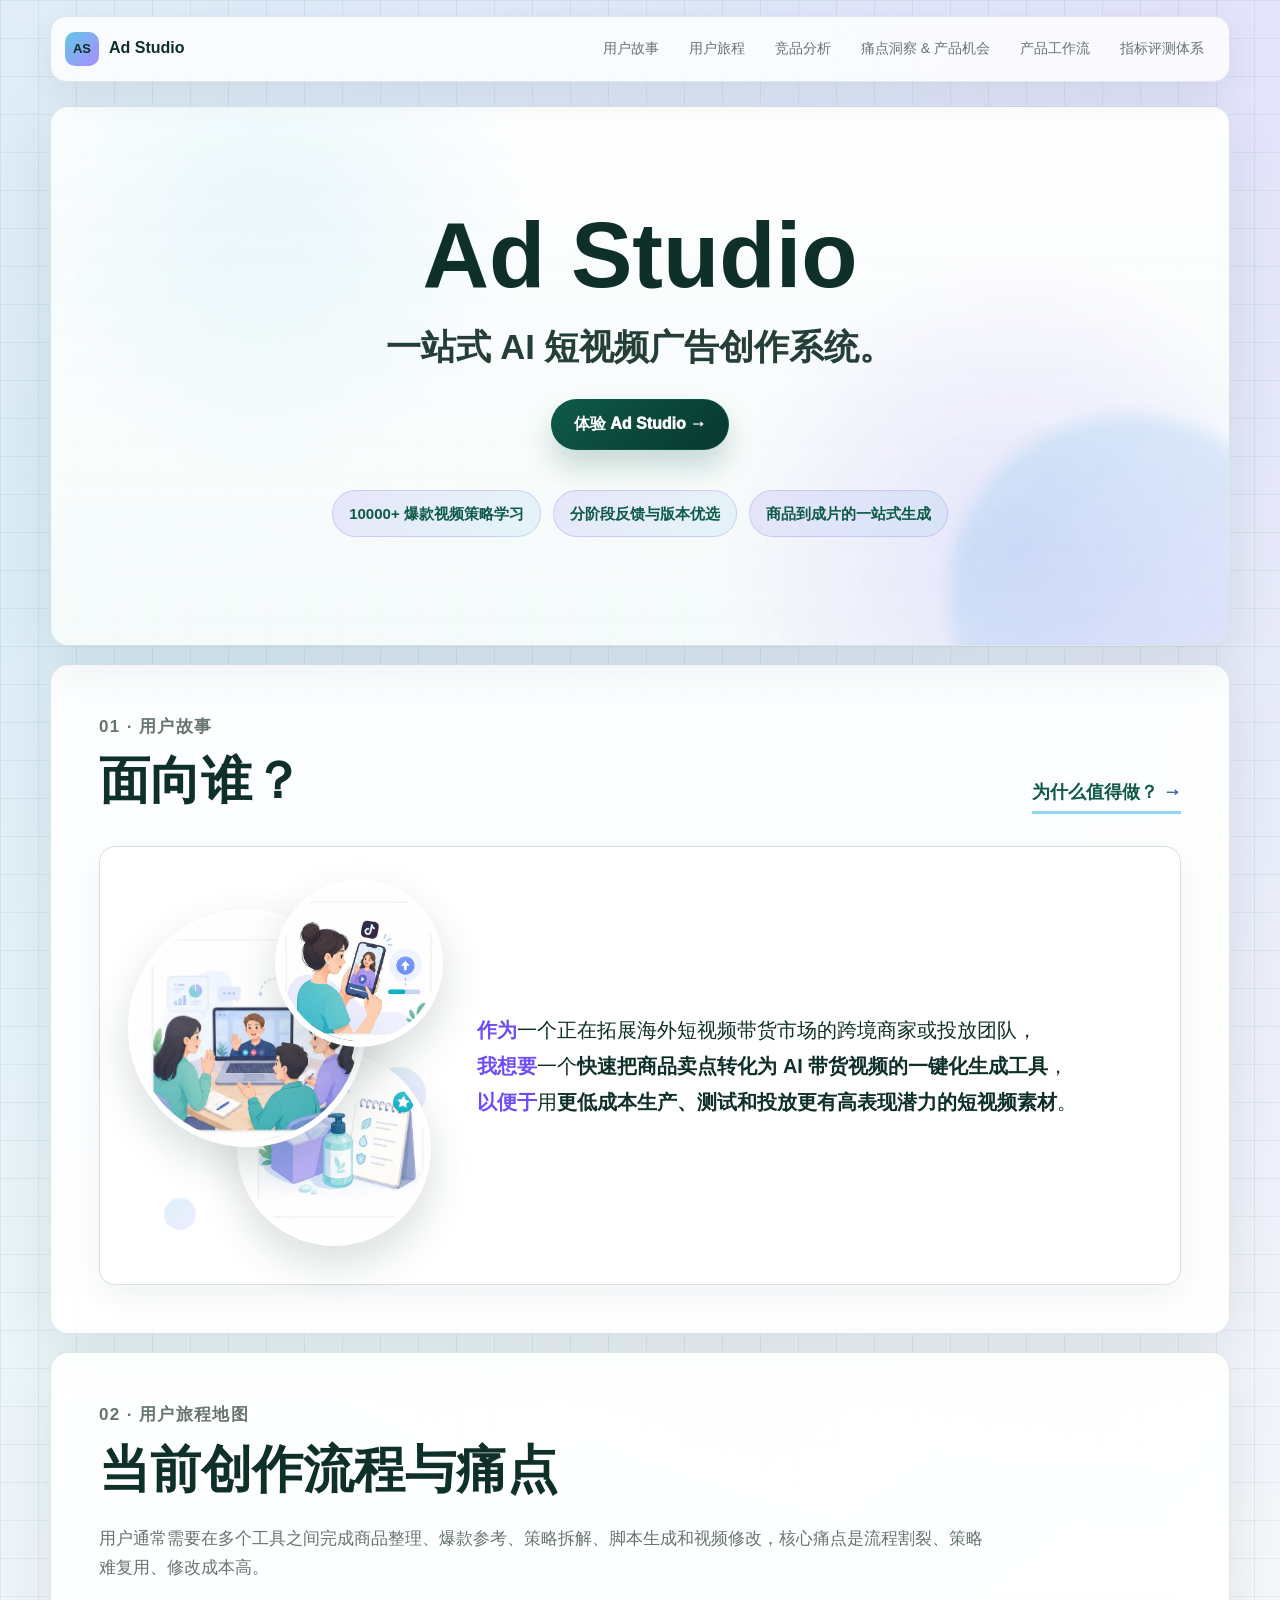
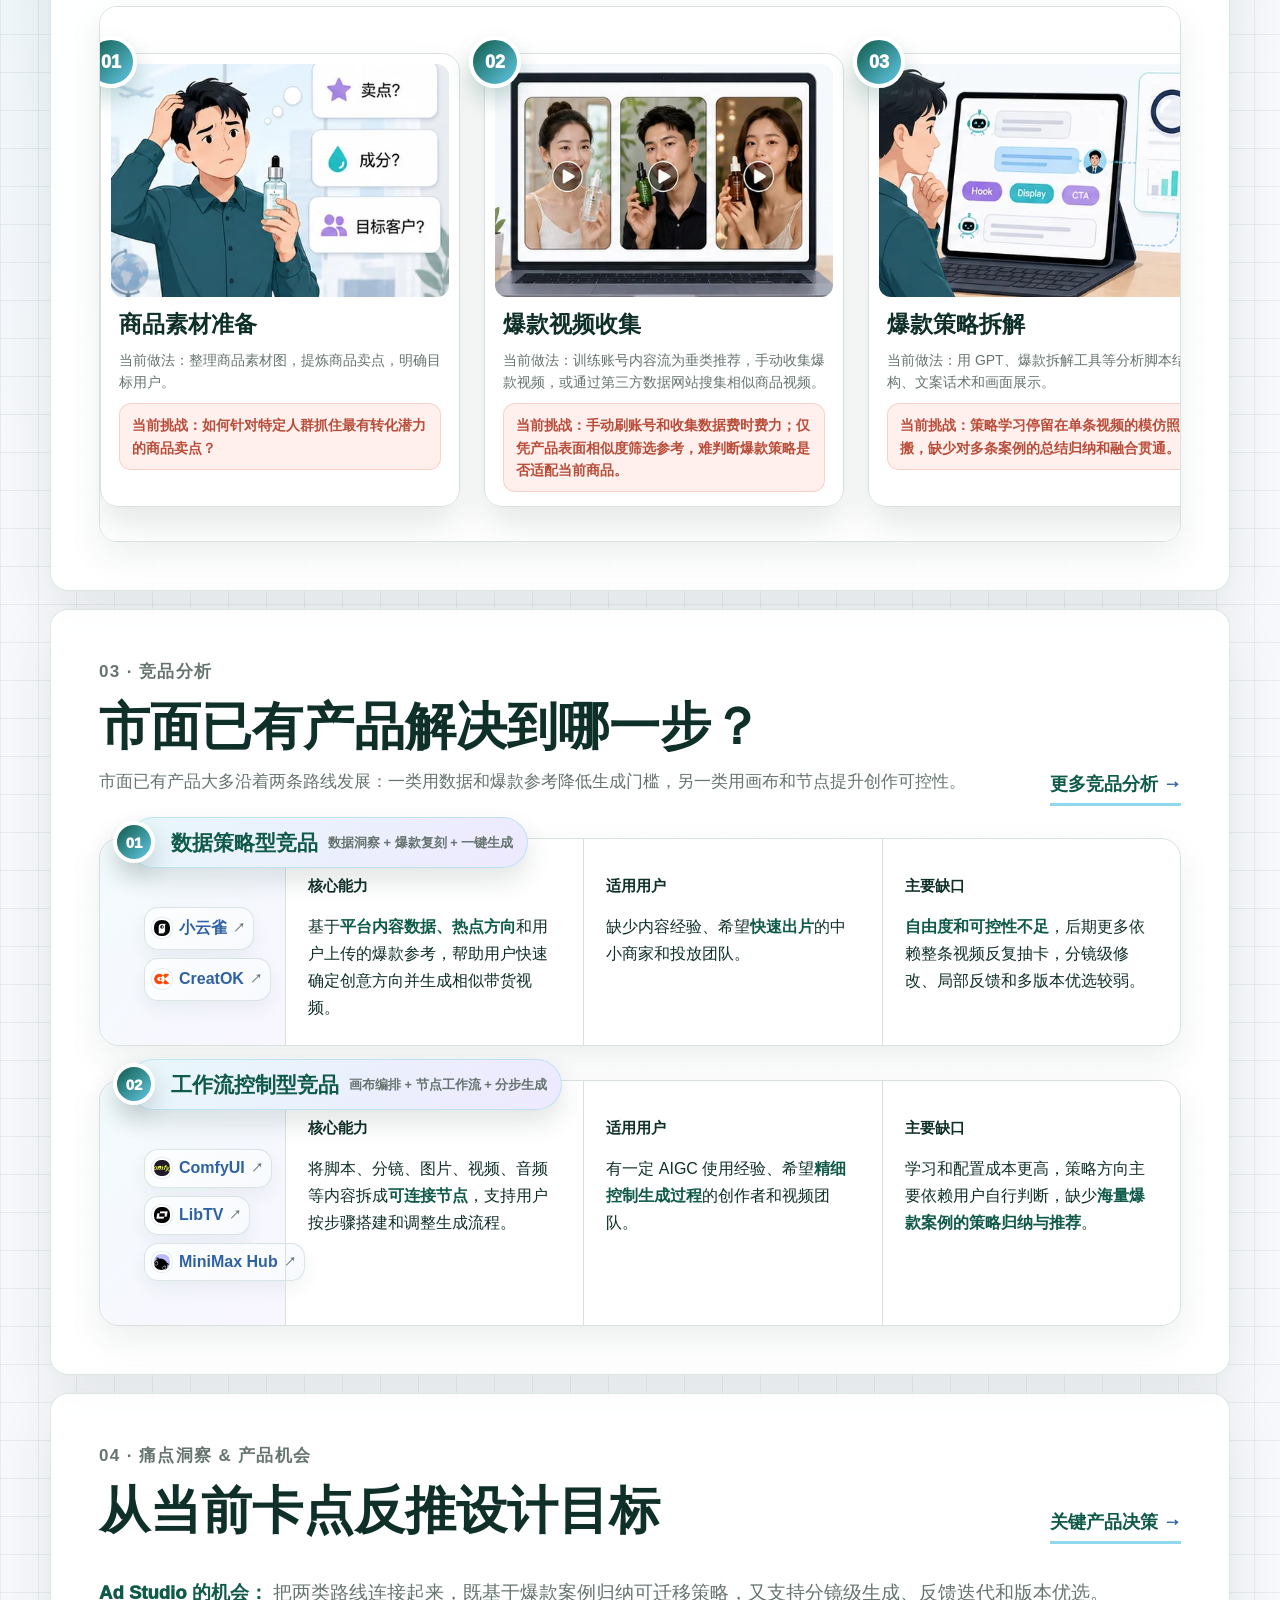
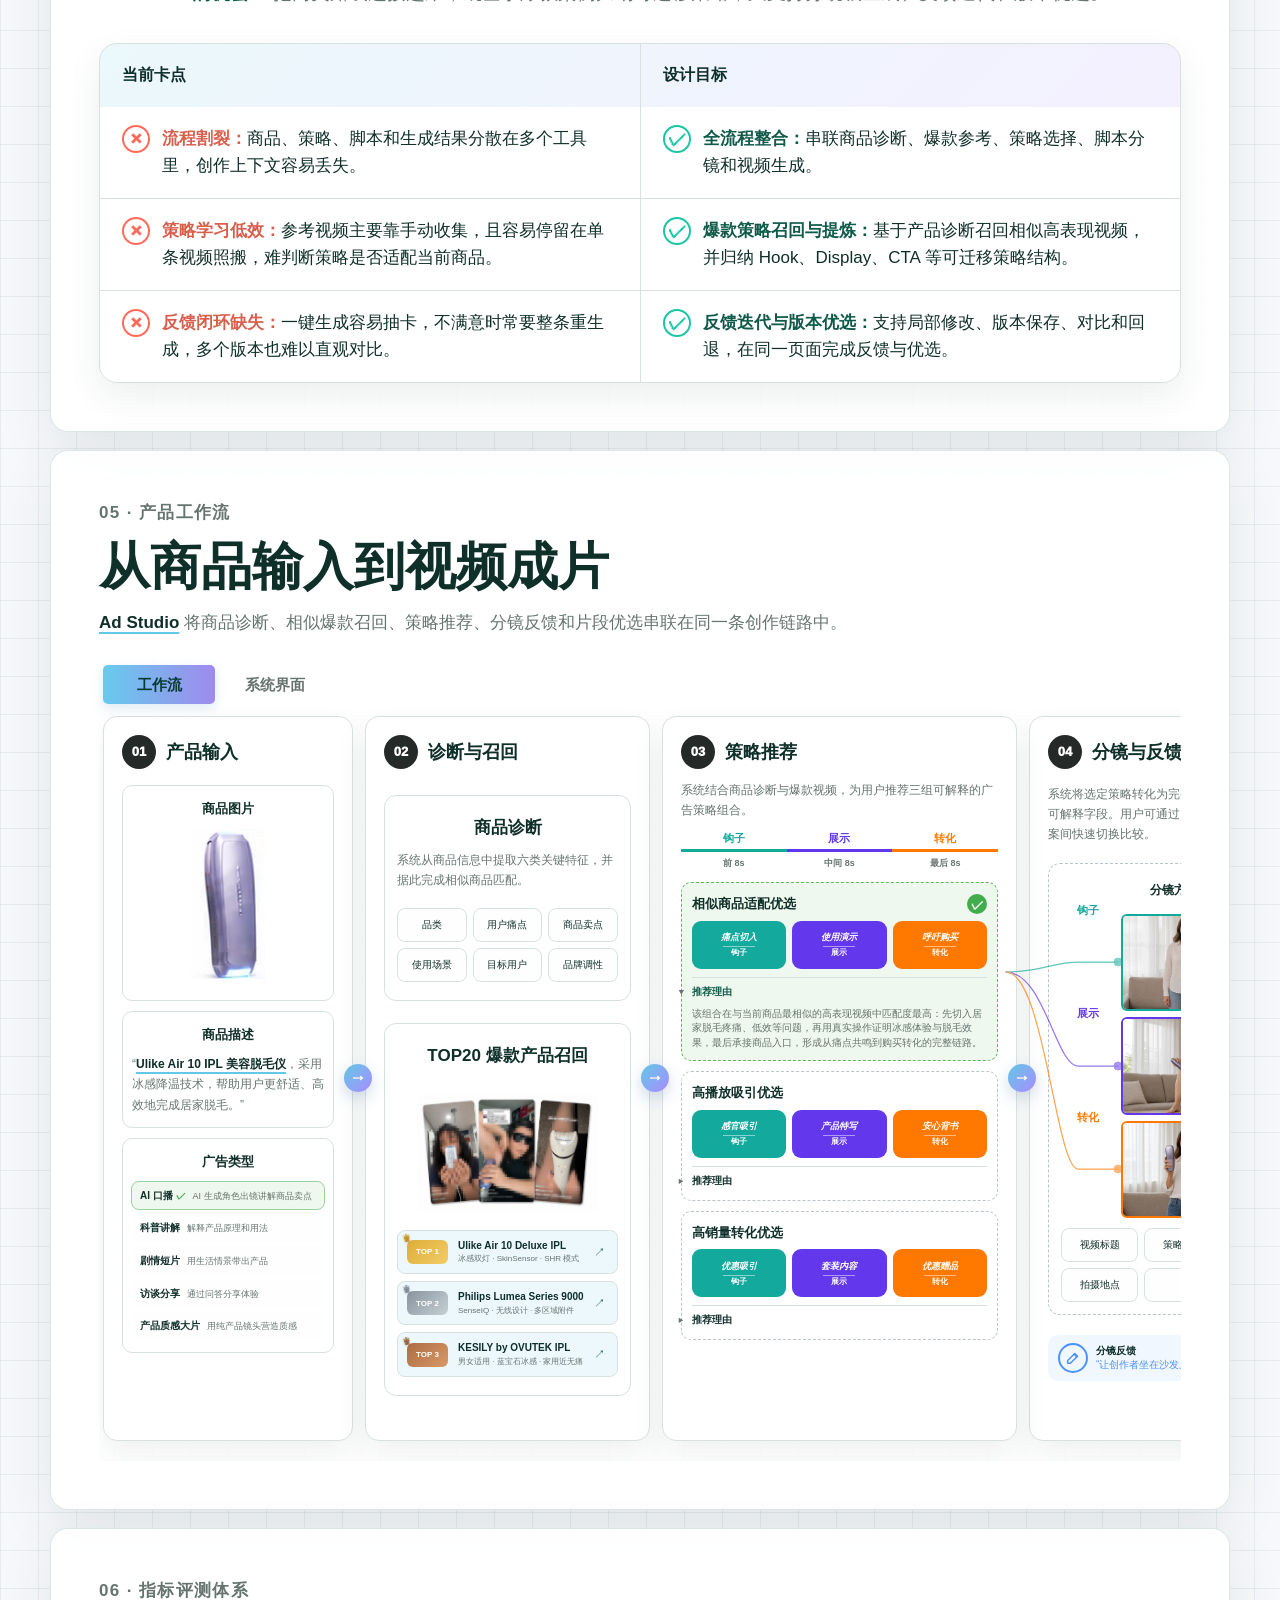
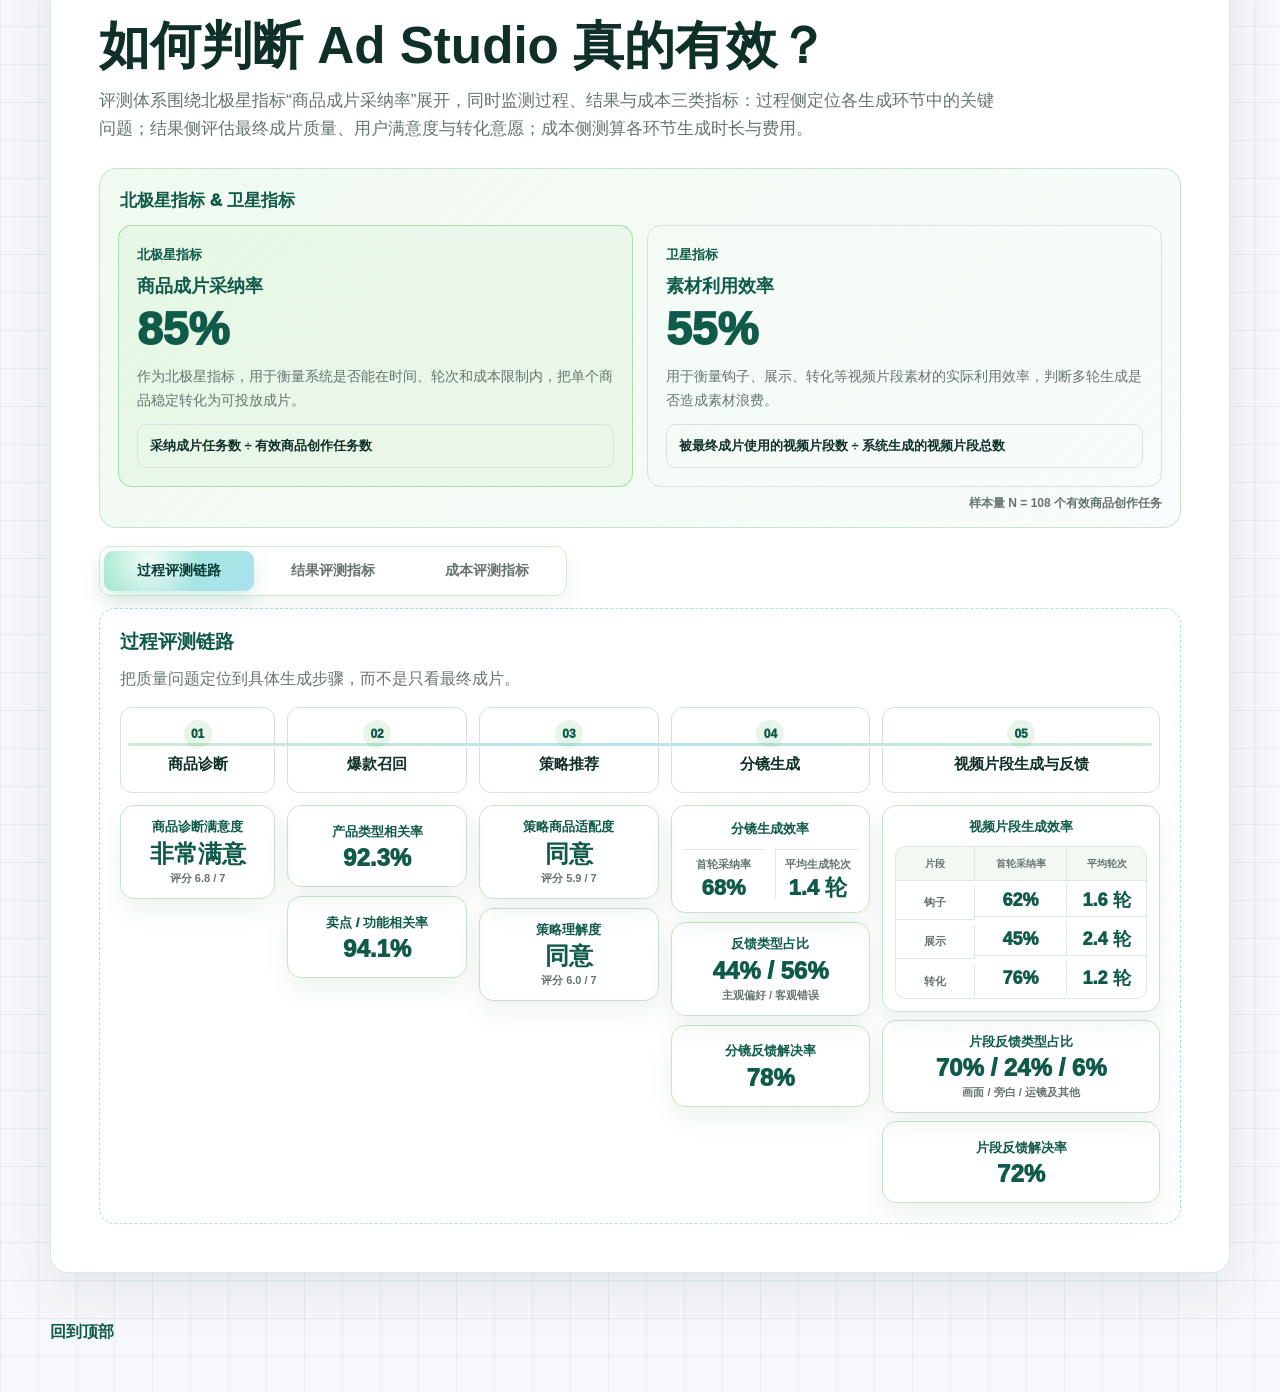
<file: index.html>
<!doctype html>
<html lang="zh-CN">
  <head>
    <meta charset="utf-8" />
    <meta name="viewport" content="width=device-width, initial-scale=1" />
    <title>Ad Studio｜策略驱动的出海短视频广告生成产品分析</title>
    <meta
      name="description"
      content="Ad Studio 产品作品集：面向海外 TikTok 内容电商场景的策略驱动短视频广告生成工作流。"
    />
    <link rel="stylesheet" href="style.css?v=20260811-evaluation-tabs-radar" />
  </head>
  <body>
    <header class="site-header">
      <a class="brand" href="#top">Ad Studio</a>
      <div class="header-right">
        <nav aria-label="页面导航">
          <a href="#story">用户故事</a>
          <a href="#journey">用户旅程</a>
          <a href="#competitors">竞品分析</a>
          <a href="#opportunity">痛点洞察 & 产品机会</a>
          <a href="#product-flow">产品工作流</a>
          <a href="#evaluation">指标评测体系</a>
        </nav>
      </div>
    </header>

    <main id="top">
      <aside class="home-side-nav" aria-label="首页章节导航">
        <nav>
          <a href="#story">01 用户故事</a>
          <a href="#journey">02 用户旅程</a>
          <a href="#competitors">03 竞品分析</a>
          <a href="#opportunity">04 痛点洞察 & 产品机会</a>
          <a href="#product-flow">05 产品工作流</a>
          <a href="#evaluation">06 指标评测体系</a>
        </nav>
      </aside>
      <section class="hero">
        <div class="hero-copy">
          <h1>Ad Studio</h1>
          <p class="lead">
            <strong>一站式 AI 短视频广告创作系统。</strong>
          </p>
          <a class="hero-demo-link" href="https://ad-video-api-y5mfnuqs6a-uc.a.run.app/" target="_blank" rel="noopener noreferrer">
            体验 Ad Studio →
          </a>
          <div class="hero-tags" aria-label="核心功能">
            <span>10000+ 爆款视频策略学习</span>
            <span>分阶段反馈与版本优选</span>
            <span>商品到成片的一站式生成</span>
          </div>
        </div>
      </section>

      <section id="story" class="section">
        <div class="section-heading section-heading-row">
          <div>
            <p class="eyebrow">01 · 用户故事</p>
            <h2>面向谁？</h2>
          </div>
          <a class="story-link" href="users.html">为什么值得做？</a>
        </div>
        <div class="story-card story-card-with-visuals">
          <div class="story-visuals" aria-label="跨境短视频带货团队的日常工作场景">
            <img src="assets/story-spot-client-call.webp" alt="和海外客户远程沟通" />
            <img src="assets/story-spot-video-publish.webp" alt="发布短视频素材" />
            <img src="assets/story-spot-product-brief.webp" alt="整理商品素材和卖点" />
          </div>
          <p class="story-main">
            <span><span class="story-cue">作为</span>一个正在拓展海外短视频带货市场的跨境商家或投放团队，</span>
            <span><span class="story-cue">我想要</span>一个<strong>快速把商品卖点转化为 AI 带货视频的一键化生成工具</strong>，</span>
            <span><span class="story-cue">以便于</span>用<strong>更低成本生产、测试和投放更有高表现潜力的短视频素材</strong>。</span>
          </p>
        </div>
      </section>

      <section id="journey" class="section">
        <div class="section-heading section-heading-row">
          <div>
            <p class="eyebrow">02 · 用户旅程地图</p>
            <h2>当前创作流程与痛点</h2>
          </div>
        </div>
        <div class="section-heading section-copy">
          <p>
            用户通常需要在多个工具之间完成商品整理、爆款参考、策略拆解、脚本生成和视频修改，核心痛点是流程割裂、策略难复用、修改成本高。
          </p>
        </div>
        <div class="journey-visual-card journey-scene-board">
          <svg class="scene-arrows" viewBox="0 0 1180 660" preserveAspectRatio="none" aria-hidden="true">
            <defs>
              <linearGradient id="sceneArrowLine" x1="0%" y1="0%" x2="100%" y2="0%">
                <stop offset="0%" stop-color="#62c8e5" />
                <stop offset="55%" stop-color="#79d6b8" />
                <stop offset="100%" stop-color="#a98cff" />
              </linearGradient>
              <marker id="sceneArrowHead" markerWidth="12" markerHeight="12" refX="9" refY="6" orient="auto">
                <path d="M2,2 L10,6 L2,10 Z" fill="#a98cff" />
              </marker>
            </defs>
            <path d="M185 168 C285 96 360 96 460 152 S625 230 725 150 S875 74 990 154" />
            <path d="M1036 244 C1118 340 1012 430 882 428 S672 346 590 438 S405 552 282 456 S118 420 88 505" />
          </svg>

          <article class="scene-card scene-card-01">
            <span class="scene-number">01</span>
            <img src="assets/journey-scene-01.webp" alt="用户思考商品卖点、成分和目标客户" />
            <div>
              <h3>商品素材准备</h3>
              <p class="scene-action">当前做法：整理商品素材图，提炼商品卖点，明确目标用户。</p>
              <p class="scene-pain">当前挑战：如何针对特定人群抓住最有转化潜力的商品卖点？</p>
            </div>
          </article>

          <article class="scene-card scene-card-02">
            <span class="scene-number">02</span>
            <img src="assets/journey-scene-02.webp" alt="用户寻找相似商品的爆款视频参考" />
            <div>
              <h3>爆款视频收集</h3>
              <p class="scene-action">当前做法：训练账号内容流为垂类推荐，手动收集爆款视频，或通过第三方数据网站搜集相似商品视频。</p>
              <p class="scene-pain">当前挑战：手动刷账号和收集数据费时费力；仅凭产品表面相似度筛选参考，难判断爆款策略是否适配当前商品。</p>
            </div>
          </article>

          <article class="scene-card scene-card-03">
            <span class="scene-number">03</span>
            <img src="assets/journey-scene-03.webp" alt="用户向 AI 询问视频策略和脚本结构" />
            <div>
              <h3>爆款策略拆解</h3>
              <p class="scene-action">当前做法：用 GPT、爆款拆解工具等分析脚本结构、文案话术和画面展示。</p>
              <p class="scene-pain">当前挑战：策略学习停留在单条视频的模仿照搬，缺少对多条案例的总结归纳和融合贯通。</p>
            </div>
          </article>

          <article class="scene-card scene-card-04">
            <span class="scene-number">04</span>
            <img src="assets/journey-scene-04.webp" alt="系统生成脚本、分镜和旁白结构" />
            <div>
              <h3>生成脚本分镜</h3>
              <p class="scene-action">当前做法：用文生图模型生成分镜图，用大模型生成可执行脚本，包括镜头、画面描述、旁白和声效。</p>
              <p class="scene-pain">当前挑战：多平台切换复杂，策略靠手动搬运，前期确定的总体策略不一定能贯彻执行。</p>
            </div>
          </article>

          <article class="scene-card scene-card-05">
            <span class="scene-number">05</span>
            <img src="assets/journey-scene-05.webp" alt="AI 生成多个短视频片段" />
            <div>
              <h3>生成视频片段</h3>
              <p class="scene-action">当前做法：用 Seedance、Kling、Veo、ComfyUI 等工具生成短视频片段。</p>
              <p class="scene-pain">当前挑战：一键式生成工具容易出现抽卡问题，不满意时常要整条重生成，满意片段也难以保留复用。</p>
            </div>
          </article>

          <article class="scene-card scene-card-06">
            <span class="scene-number">06</span>
            <img src="assets/journey-scene-06.webp" alt="用户反馈后对比旧版本和新版本视频" />
            <div>
              <h3>反馈与优选</h3>
              <p class="scene-action">当前做法：下载多个生成版本，在本地文件夹或剪辑工具中逐条查看、对比和筛选。</p>
              <p class="scene-pain">当前挑战：版本管理混乱，缺少在同一页面对不同版本进行直观对比和快速优选的能力。</p>
            </div>
          </article>
        </div>
      </section>

      <section id="competitors" class="section">
        <div class="section-heading section-heading-row">
          <div>
            <p class="eyebrow">03 · 竞品分析</p>
            <h2>市面已有产品解决到哪一步？</h2>
            <p>
              市面已有产品大多沿着两条路线发展：一类用数据和爆款参考降低生成门槛，另一类用画布和节点提升创作可控性。
            </p>
          </div>
          <a class="story-link" href="competitor-report.html">更多竞品分析</a>
        </div>
        <div class="competitor-compare">
          <article class="competitor-row">
            <div class="competitor-row-head">
              <span class="route-pill"><span class="route-index">01</span><strong>数据策略型竞品</strong><small>数据洞察 + 爆款复刻 + 一键生成</small></span>
            </div>
            <div class="competitor-row-body">
              <div class="competitor-product-cell">
                <div class="competitor-products">
                  <a href="https://xyq.jianying.com/" target="_blank" rel="noopener"><img src="assets/logo-xiaoyunque.webp" alt="" />小云雀</a>
                  <a href="https://www.creatok.ai/" target="_blank" rel="noopener"><img src="assets/logo-creatok.ico" alt="" />CreatOK</a>
                </div>
              </div>
              <div>
                <span>核心能力</span>
                <p>基于<strong>平台内容数据、热点方向</strong>和用户上传的爆款参考，帮助用户快速确定创意方向并生成相似带货视频。</p>
              </div>
              <div>
                <span>适用用户</span>
                <p>缺少内容经验、希望<strong>快速出片</strong>的中小商家和投放团队。</p>
              </div>
              <div>
                <span>主要缺口</span>
                <p><strong>自由度和可控性不足</strong>，后期更多依赖整条视频反复抽卡，分镜级修改、局部反馈和多版本优选较弱。</p>
              </div>
            </div>
          </article>

          <article class="competitor-row">
            <div class="competitor-row-head">
              <span class="route-pill"><span class="route-index">02</span><strong>工作流控制型竞品</strong><small>画布编排 + 节点工作流 + 分步生成</small></span>
            </div>
            <div class="competitor-row-body">
              <div class="competitor-product-cell">
                <div class="competitor-products">
                  <a href="https://www.comfy.org/" target="_blank" rel="noopener"><img src="assets/logo-comfyui.svg" alt="" />ComfyUI</a>
                  <a href="https://www.liblib.tv/" target="_blank" rel="noopener"><img src="assets/logo-libtv.ico" alt="" />LibTV</a>
                  <a href="https://hub.minimax.io/" target="_blank" rel="noopener"><img src="assets/logo-minimax-hub.ico" alt="" />MiniMax Hub</a>
                </div>
              </div>
              <div>
                <span>核心能力</span>
                <p>将脚本、分镜、图片、视频、音频等内容拆成<strong>可连接节点</strong>，支持用户按步骤搭建和调整生成流程。</p>
              </div>
              <div>
                <span>适用用户</span>
                <p>有一定 AIGC 使用经验、希望<strong>精细控制生成过程</strong>的创作者和视频团队。</p>
              </div>
              <div>
                <span>主要缺口</span>
                <p>学习和配置成本更高，策略方向主要依赖用户自行判断，缺少<strong>海量爆款案例的策略归纳与推荐</strong>。</p>
              </div>
            </div>
          </article>
        </div>
      </section>

      <section id="opportunity" class="section">
        <div class="section-heading section-heading-row">
          <div>
            <p class="eyebrow">04 · 痛点洞察 & 产品机会</p>
            <h2>从当前卡点反推设计目标</h2>
          </div>
          <a class="story-link" href="product-decisions.html">关键产品决策</a>
        </div>
        <p class="opportunity-note">
          <strong>Ad Studio 的机会：</strong>
          把两类路线连接起来，既基于爆款案例归纳可迁移策略，又支持分镜级生成、反馈迭代和版本优选。
        </p>
        <div class="pain-opportunity">
          <div class="compare-head">
            <span>当前卡点</span>
            <span>设计目标</span>
          </div>
          <article>
            <p><span class="status bad">×</span><span><strong class="pain-title">流程割裂：</strong>商品、策略、脚本和生成结果分散在多个工具里，创作上下文容易丢失。</span></p>
            <p><span class="status good">✓</span><span><strong class="goal-title">全流程整合：</strong>串联商品诊断、爆款参考、策略选择、脚本分镜和视频生成。</span></p>
          </article>
          <article>
            <p><span class="status bad">×</span><span><strong class="pain-title">策略学习低效：</strong>参考视频主要靠手动收集，且容易停留在单条视频照搬，难判断策略是否适配当前商品。</span></p>
            <p><span class="status good">✓</span><span><strong class="goal-title">爆款策略召回与提炼：</strong>基于产品诊断召回相似高表现视频，并归纳 Hook、Display、CTA 等可迁移策略结构。</span></p>
          </article>
          <article>
            <p><span class="status bad">×</span><span><strong class="pain-title">反馈闭环缺失：</strong>一键生成容易抽卡，不满意时常要整条重生成，多个版本也难以直观对比。</span></p>
            <p><span class="status good">✓</span><span><strong class="goal-title">反馈迭代与版本优选：</strong>支持局部修改、版本保存、对比和回退，在同一页面完成反馈与优选。</span></p>
          </article>
        </div>
      </section>

      <section id="product-flow" class="section product-flow-section">
        <div class="section-heading">
          <p class="eyebrow">05 · 产品工作流</p>
          <h2>从商品输入到视频成片</h2>
          <p>
            <a class="inline-link" href="https://ad-video-api-y5mfnuqs6a-uc.a.run.app/" target="_blank" rel="noopener noreferrer">Ad Studio</a> 将商品诊断、相似爆款召回、策略推荐、分镜反馈和片段优选串联在同一条创作链路中。
          </p>
        </div>

        <div class="flow-view-switch" role="tablist" aria-label="用户流程展示方式">
          <button class="flow-view-tab is-active" type="button" role="tab" aria-selected="true" data-flow-view="workflow">工作流</button>
          <button class="flow-view-tab" type="button" role="tab" aria-selected="false" data-flow-view="interfaces">系统界面</button>
        </div>

        <div class="product-flow-scroll flow-view-panel is-active" data-flow-panel="workflow" id="productFlowScroll" tabindex="0" aria-label="左右拖动查看完整用户流程">
        <div class="product-flow" aria-label="Ad Studio 用户流程">
          <article class="flow-panel flow-input-panel">
            <div class="flow-panel-title"><span>01</span><h3>产品输入</h3></div>
            <div class="input-preview">
              <div class="product-preview">
                <small>商品图片</small>
                <img src="assets/flow-product-afternoon.webp" alt="Ulike 脱毛仪商品图" />
              </div>
              <div class="description-preview">
                <small>商品描述</small>
                <p>“<a class="inline-link" href="https://www.ulike.com/products/sapphire-air-10-ipl-hair-removal" target="_blank" rel="noopener noreferrer">Ulike Air 10 IPL 美容脱毛仪</a>，采用冰感降温技术，帮助用户更舒适、高效地完成居家脱毛。”</p>
              </div>
              <div class="ad-type-preview">
                <small>广告类型</small>
                <ul>
                  <li class="selected"><strong>AI 口播</strong><span>AI 生成角色出镜讲解商品卖点</span></li>
                  <li><strong>科普讲解</strong><span>解释产品原理和用法</span></li>
                  <li><strong>剧情短片</strong><span>用生活情景带出产品</span></li>
                  <li><strong>访谈分享</strong><span>通过问答分享体验</span></li>
                  <li><strong>产品质感大片</strong><span>用纯产品镜头营造质感</span></li>
                </ul>
              </div>
            </div>
          </article>

          <article class="flow-panel flow-diagnosis-panel">
            <div class="flow-panel-title"><span>02</span><h3>诊断与召回</h3></div>
            <section class="diagnosis-box">
              <h4>商品诊断</h4>
              <p class="flow-panel-copy">系统从商品信息中提取六类关键特征，并据此完成相似商品匹配。</p>
              <div class="diagnosis-tags">
                <span class="diagnosis-tag" tabindex="0">品类<small role="tooltip">脱毛仪 / 美容仪器。</small></span>
                <span class="diagnosis-tag" tabindex="0">用户痛点<small role="tooltip">传统脱毛速度慢、效果不理想，过程可能伴随疼痛、皮肤刺激和安全顾虑。</small></span>
                <span class="diagnosis-tag" tabindex="0">商品卖点<small role="tooltip">快速高效脱毛，搭载冰感降温、SkinSensor 肤色检测、大面积闪光窗口和强效 SHR 模式，敏感部位也能舒适使用。</small></span>
                <span class="diagnosis-tag" tabindex="0">使用场景<small role="tooltip">适用于居家全身脱毛，以及腋下、面部、比基尼线等敏感部位护理。</small></span>
                <span class="diagnosis-tag" tabindex="0">目标用户<small role="tooltip">希望在家快速高效脱毛，并重视使用舒适度、安全性与敏感肌体验的用户。</small></span>
                <span class="diagnosis-tag" tabindex="0">品牌调性<small role="tooltip">创新、安全、高效，注重舒适体验。</small></span>
              </div>
            </section>
            <section class="retrieval-box">
              <div class="retrieval-line"><h4>TOP20 爆款产品召回</h4></div>
              <div class="retrieval-preview">
                <img src="assets/flow-top20-afternoon.webp" alt="TOP20 相似高表现商品视频召回结果" />
                <ol class="retrieval-results" aria-label="前三条相似高表现商品视频">
                <li>
                  <a href="https://www.tiktok.com/@get_glam_with_sadaf/video/7624034485360790797" target="_blank" rel="noreferrer">
                    <span class="rank-badge" aria-label="第 1 名"><i aria-hidden="true">♛</i><em>TOP 1</em></span>
                    <div><b>Ulike Air 10 Deluxe IPL</b><small>冰感双灯 · SkinSensor · SHR 模式</small></div>
                    <i aria-hidden="true">↗</i>
                  </a>
                </li>
                <li>
                  <a href="https://www.tiktok.com/@musthavesdailyuk/video/7633557203575786774" target="_blank" rel="noreferrer">
                    <span class="rank-badge" aria-label="第 2 名"><i aria-hidden="true">♛</i><em>TOP 2</em></span>
                    <div><b>Philips Lumea Series 9000</b><small>SenseIQ · 无线设计 · 多区域附件</small></div>
                    <i aria-hidden="true">↗</i>
                  </a>
                </li>
                <li>
                  <a href="https://www.tiktok.com/@om3iry/video/7624986316060495117" target="_blank" rel="noreferrer">
                    <span class="rank-badge" aria-label="第 3 名"><i aria-hidden="true">♛</i><em>TOP 3</em></span>
                    <div><b>KESILY by OVUTEK IPL</b><small>男女适用 · 蓝宝石冰感 · 家用近无痛</small></div>
                    <i aria-hidden="true">↗</i>
                  </a>
                </li>
                </ol>
              </div>
            </section>
          </article>

          <article class="flow-panel flow-strategy-panel">
            <div class="flow-panel-title"><span>03</span><h3>策略推荐</h3></div>
            <p class="strategy-step-intro">系统结合商品诊断与爆款视频，为用户推荐三组可解释的广告策略组合。</p>
            <div class="strategy-timeline" aria-label="24 秒广告视频结构">
              <span class="timeline-part timeline-hook" tabindex="0">
                <strong>钩子</strong><b>前 8s</b>
                <small role="tooltip">通过痛点、好奇、视觉冲击或产品承诺，在开头快速抓住注意力。</small>
              </span>
              <span class="timeline-part timeline-display" tabindex="0">
                <strong>展示</strong><b>中间 8s</b>
                <small role="tooltip">通过演示、特写、解释或效果对比，呈现产品卖点和支持证据。</small>
              </span>
              <span class="timeline-part timeline-cta" tabindex="0">
                <strong>转化</strong><b>最后 8s</b>
                <small role="tooltip">通过购买引导、优惠权益、稀缺性或信任承诺，引导用户采取购买行动。</small>
              </span>
            </div>
            <div class="strategy-matrix" aria-label="三组 Hook Display CTA 策略组合">
              <section class="strategy-option selected">
                <header><strong>相似商品适配优选</strong><b>✓</b></header>
                <span class="strategy-chip hook-chip"><em>痛点切入</em><small>钩子</small></span>
                <span class="strategy-chip display-chip"><em>使用演示</em><small>展示</small></span>
                <span class="strategy-chip cta-chip"><em>呼吁购买</em><small>转化</small></span>
                <details class="strategy-reason" open><summary>推荐理由</summary><p>该组合在与当前商品最相似的高表现视频中匹配度最高：先切入居家脱毛疼痛、低效等问题，再用真实操作证明冰感体验与脱毛效果，最后承接商品入口，形成从痛点共鸣到购买转化的完整链路。</p></details>
              </section>
              <section class="strategy-option">
                <header><strong>高播放吸引优选</strong></header>
                <span class="strategy-chip hook-chip"><em>感官吸引</em><small>钩子</small></span>
                <span class="strategy-chip display-chip"><em>产品特写</em><small>展示</small></span>
                <span class="strategy-chip cta-chip"><em>安心背书</em><small>转化</small></span>
                <details class="strategy-reason"><summary>推荐理由</summary><p>高播放样本更依赖前几秒的视觉吸引：用冰感、闪光等感官画面抓住注意力，通过产品特写强化记忆，再以真实体验和安全承诺降低顾虑，在保留内容感的同时承接转化。</p></details>
              </section>
              <section class="strategy-option">
                <header><strong>高销量转化优选</strong></header>
                <span class="strategy-chip hook-chip"><em>优惠吸引</em><small>钩子</small></span>
                <span class="strategy-chip display-chip"><em>套装内容</em><small>展示</small></span>
                <span class="strategy-chip cta-chip"><em>优惠赠品</em><small>转化</small></span>
                <details class="strategy-reason"><summary>推荐理由</summary><p>高销量样本更强调明确利益与立即购买理由：用优惠价值钩子建立价格吸引力，清晰展示套装与赠品构成，再以折扣权益收口，缩短用户的购买决策路径。</p></details>
              </section>
            </div>
            <div class="strategy-to-story-lines" aria-hidden="true">
              <svg viewBox="0 0 112 285" preserveAspectRatio="none" focusable="false">
                <path class="strategy-line-hook" d="M0 28 C34 28 48 18 72 18 L112 18" />
                <path class="strategy-line-display" d="M0 28 C38 28 50 122 72 122 L112 122" />
                <path class="strategy-line-cta" d="M0 28 C38 28 50 225 72 225 L112 225" />
                <circle class="strategy-dot-hook" cx="112" cy="18" r="4" />
                <circle class="strategy-dot-display" cx="112" cy="122" r="4" />
                <circle class="strategy-dot-cta" cx="112" cy="225" r="4" />
              </svg>
            </div>
          </article>

          <article class="flow-panel flow-storyboard-panel">
            <div class="flow-panel-title"><span>04</span><h3>分镜与反馈</h3></div>
            <p class="flow-panel-copy">系统将选定策略转化为完整分镜方案，并保留标题、风格、场景等可解释字段。用户可通过 Prompt 反馈生成新版本，在不同分镜方案间快速切换比较。</p>
            <div class="storyboard-spec">
              <div class="storyboard-version-head">
                <strong>分镜方案</strong>
                <div class="storyboard-version-tabs" aria-label="切换分镜版本">
                  <button type="button" class="active" data-story-version="1" aria-pressed="true">版本 1</button>
                  <button type="button" data-story-version="2" aria-pressed="false">版本 2</button>
                </div>
              </div>
              <div class="storyboard-row storyboard-hook-row">
                <span class="storyboard-label hook-text">钩子</span>
                <img class="storyboard-frame" src="assets/flow-story-v1-01.webp" alt="版本 1 的钩子分镜一" />
                <img class="storyboard-frame" src="assets/flow-story-v1-02.webp" alt="版本 1 的钩子分镜二" />
              </div>
              <div class="storyboard-row storyboard-display-row">
                <span class="storyboard-label display-text">展示</span>
                <img class="storyboard-frame" src="assets/flow-story-v1-03.webp" alt="版本 1 的展示分镜一" />
                <img class="storyboard-frame" src="assets/flow-story-v1-04.webp" alt="版本 1 的展示分镜二" />
              </div>
              <div class="storyboard-row storyboard-cta-row">
                <span class="storyboard-label cta-text">转化</span>
                <img class="storyboard-frame" src="assets/flow-story-v1-05.webp" alt="版本 1 的转化分镜一" />
                <img class="storyboard-frame" src="assets/flow-story-v1-06.webp" alt="版本 1 的转化分镜二" />
              </div>
              <div class="spec-tags">
                <span class="spec-tag" tabindex="0">视频标题<small role="tooltip">Ulike Air 10 IPL：快速、舒适的居家脱毛体验。</small></span>
                <span class="spec-tag" tabindex="0">策略组合<small role="tooltip">痛点切入钩子 + 使用演示展示 + 呼吁购买转化</small></span>
                <span class="spec-tag" tabindex="0">视觉风格<small role="tooltip">真实、温暖且具有亲和力的 UGC 风格，使用自然光线。</small></span>
                <span class="spec-tag" tabindex="0">场景设定<small role="tooltip">一位亲切的创作者分享常见脱毛困扰的解决方案，并演示 Ulike Air 10 IPL 的舒适度与实际效果。</small></span>
                <span class="spec-tag" tabindex="0">拍摄地点<small id="storyLocationDetail" role="tooltip">温馨的客厅环境，创作者站在沙发前演示产品。</small></span>
                <span class="spec-tag spec-tag-wide" tabindex="0">角色形象/产品定位<small role="tooltip">自然、可信且容易产生共鸣的成年女性；产品作为舒适高效的居家脱毛解决方案。</small></span>
                <span class="spec-tag" tabindex="0">叙事结构<small role="tooltip">痛点切入钩子 + 使用演示展示 + 呼吁购买转化。</small></span>
              </div>
            </div>
            <div class="storyboard-feedback">
              <span class="feedback-icon" aria-hidden="true">
                <svg viewBox="0 0 24 24" focusable="false">
                  <path d="M4 20h4.1L18.8 9.3l-4.1-4.1L4 15.9V20Z" />
                  <path d="M13.7 6.2l4.1 4.1" />
                </svg>
              </span>
              <p><strong>分镜反馈</strong>“让创作者坐在沙发上。”</p>
            </div>
          </article>

          <article class="flow-panel flow-assembly-panel">
            <div class="flow-panel-title"><span>05</span><h3>片段优选与拼接</h3></div>
            <p class="flow-panel-copy">系统保留钩子、展示与转化片段的不同版本，支持用户逐段反馈、优选片段并自动拼接完整视频。</p>
            <div class="segment-assembly-layout">
              <div class="segment-list">
                <div class="segment-row hook-row">
                  <strong class="hook-text">钩子</strong>
                  <div class="segment-version rejected"><b class="version-badge">版本 1</b><img src="assets/segment-hook-couch.webp?v=segment-20260810b" alt="反馈前的钩子片段" /><span>×</span><i class="version-feedback-arrow" aria-hidden="true"></i></div>
                  <div class="segment-inline-feedback">
                    <span class="feedback-icon" aria-hidden="true">
                      <svg viewBox="0 0 24 24" focusable="false">
                        <path d="M4 20h4.1L18.8 9.3l-4.1-4.1L4 15.9V20Z" />
                        <path d="M13.7 6.2l4.1 4.1" />
                      </svg>
                    </span>
                    <p><strong>旁白反馈</strong>“缩短开头旁白，直接点出脱毛痛点。”</p>
                  </div>
                  <div class="segment-version approved"><b class="version-badge">版本 2</b><img src="assets/segment-hook-couch.webp?v=segment-20260810b" alt="反馈后的钩子片段" /><span>✓</span><i class="version-feedback-arrow" aria-hidden="true"></i></div>
                  <div class="segment-field-stack" aria-label="钩子片段细节字段">
                    <button type="button">旁白<small role="tooltip">0-8s：还在忍受缓慢、疼痛又反复的脱毛吗？Ulike Air 10 让居家脱毛更轻松。</small></button>
                    <button type="button">动作<small role="tooltip">创作者坐在沙发上正面持握设备，用表情和姿态建立真实使用情境。</small></button>
                    <button type="button">运镜<small role="tooltip">中近景稳定拍摄，轻微推进到创作者和产品，强化第一秒注意力。</small></button>
                  </div>
                </div>
                <div class="segment-row display-row">
                  <strong class="display-text">展示</strong>
                  <div class="segment-version rejected"><b class="version-badge">版本 1</b><img src="assets/flow-display-v2.webp?v=segment-20260810" alt="反馈前的展示片段" /><span>×</span><i class="version-feedback-arrow" aria-hidden="true"></i></div>
                  <div class="segment-inline-feedback">
                    <span class="feedback-icon" aria-hidden="true">
                      <svg viewBox="0 0 24 24" focusable="false">
                        <path d="M4 20h4.1L18.8 9.3l-4.1-4.1L4 15.9V20Z" />
                        <path d="M13.7 6.2l4.1 4.1" />
                      </svg>
                    </span>
                    <p><strong>动作反馈</strong>“在小臂上展示脱毛过程。”</p>
                  </div>
                  <div class="segment-version approved"><b class="version-badge">版本 2</b><img src="assets/segment-display-forearm.webp?v=segment-20260810b" alt="反馈后的展示片段" /><span>✓</span><i class="version-feedback-arrow" aria-hidden="true"></i></div>
                  <div class="segment-field-stack" aria-label="展示片段细节字段">
                    <button type="button">旁白<small role="tooltip">8-16s：大面积闪光窗口配合冰感接触，在小臂上演示真实脱毛过程，敏感肌也能更舒适。</small></button>
                    <button type="button">动作<small role="tooltip">创作者把设备移到前臂进行演示，突出真实使用动作和接触方式。</small></button>
                    <button type="button">运镜<small role="tooltip">慢速平移并跟随设备在皮肤上的移动，短暂停留在闪光窗口和冰感区域。</small></button>
                  </div>
                </div>
                <div class="segment-row cta-row single-segment-row">
                  <strong class="cta-text">转化</strong>
                  <div class="segment-version approved"><b class="version-badge">版本 1</b><img src="assets/segment-cta-approved.webp?v=segment-20260810b" alt="通过审核的转化片段" /><span>✓</span></div>
                  <div class="segment-field-stack" aria-label="转化片段细节字段">
                    <button type="button">旁白<small role="tooltip">16-24s：准备好拥有顺滑肌肤了吗？点击链接，了解 Ulike Air 10 IPL。</small></button>
                    <button type="button">动作<small role="tooltip">创作者面向镜头微笑并展示设备，手势指向购买提示或页面入口。</small></button>
                    <button type="button">运镜<small role="tooltip">从产品特写切到创作者正面，最后定格在产品与链接提示上完成转化。</small></button>
                  </div>
                </div>
              </div>
            </div>
          </article>

          <article class="flow-panel flow-final-panel">
            <div class="flow-panel-title flow-final-title">
              <span>06</span>
              <h3>最终视频</h3>
            </div>
            <p class="flow-panel-copy">将通过审核的钩子、展示与转化片段自动拼接为完整带货视频。</p>

            <div class="final-eval-layout">
              <div class="final-video-column">
                <div class="final-type-current">
                  <span>当前类型</span>
                  <strong id="finalTypeLabel">AI 口播</strong>
                </div>
                <div class="final-video-preview final-video-large">
                  <video id="finalTypeVideo" controls preload="metadata" poster="assets/final-video-poster.webp?v=20260810b">
                    <source id="finalTypeSource" src="assets/final-video.mp4?v=20260810b" type="video/mp4" />
                    当前浏览器不支持视频播放。
                  </video>
                </div>
                <strong class="final-caption" id="finalTypeCaption">AI 口播</strong>
                <details class="final-type-picker">
                  <summary>查看更多类型</summary>
                  <div class="final-type-options" role="list" aria-label="切换最终视频类型">
                    <button type="button" class="final-type-option active" role="listitem"
                      data-video="assets/final-video.mp4?v=20260810b"
                      data-poster="assets/final-video-poster.webp?v=20260810b"
                      data-label="AI 口播">
                      <img src="assets/final-video-poster.webp?v=20260810b" alt="AI 口播视频封面" />
                      <span><strong>AI 口播</strong><small>AI 生成角色出镜讲解商品卖点</small></span>
                    </button>
                    <button type="button" class="final-type-option" role="listitem"
                      data-video="assets/final-type-interview.mp4"
                      data-poster="assets/type-interview-preview.webp"
                      data-label="访谈分享">
                      <img src="assets/type-interview-preview.webp" alt="访谈分享视频封面" />
                      <span><strong>访谈分享</strong><small>通过问答分享产品体验</small></span>
                    </button>
                    <button type="button" class="final-type-option" role="listitem"
                      data-video="assets/final-type-story.mp4"
                      data-poster="assets/type-story-preview.webp"
                      data-label="剧情短片">
                      <img src="assets/type-story-preview.webp" alt="剧情短片视频封面" />
                      <span><strong>剧情短片</strong><small>用生活情景带出产品</small></span>
                    </button>
                    <button type="button" class="final-type-option" role="listitem"
                      data-video="assets/final-type-product.mp4"
                      data-poster="assets/type-product-preview.webp"
                      data-label="产品质感大片">
                      <img src="assets/type-product-preview.webp" alt="产品质感大片视频封面" />
                      <span><strong>产品质感大片</strong><small>用纯产品镜头营造质感</small></span>
                    </button>
                  </div>
                </details>
              </div>
            </div>
          </article>
          <svg class="flow-stage-links" aria-hidden="true" focusable="false">
            <g class="storyboard-segment-links">
              <path data-stage-link="story-hook" class="stage-link hook-stage-link" />
              <path data-stage-link="story-display" class="stage-link display-stage-link" />
              <path data-stage-link="story-cta" class="stage-link cta-stage-link" />
              <circle data-stage-dot="story-hook" class="stage-dot hook-stage-link" r="4" />
              <circle data-stage-dot="story-display" class="stage-dot display-stage-link" r="4" />
              <circle data-stage-dot="story-cta" class="stage-dot cta-stage-link" r="4" />
            </g>
            <g class="segment-final-links">
              <path data-stage-link="final-hook" class="stage-link hook-stage-link" />
              <path data-stage-link="final-display" class="stage-link display-stage-link" />
              <path data-stage-link="final-cta" class="stage-link cta-stage-link" />
              <circle data-stage-dot="final-hook" class="stage-dot hook-stage-link" r="4" />
              <circle data-stage-dot="final-display" class="stage-dot display-stage-link" r="4" />
              <circle data-stage-dot="final-cta" class="stage-dot cta-stage-link" r="4" />
            </g>
          </svg>
        </div>
        </div>

        <div class="interface-gallery flow-view-panel" data-flow-panel="interfaces" hidden>
          <div class="interface-gallery-track" aria-label="Ad Studio 系统界面流程">
            <figure class="interface-shot">
              <figcaption><span>01</span>商品输入</figcaption>
              <div class="interface-shot-media">
                <img src="assets/system-interface-01-product-info.webp" alt="商品输入系统界面，标注 A 至 C" />
                <button class="interface-hotspot" style="--x:2.8%;--y:45.3%" type="button" aria-label="A 商品素材输入"><span role="tooltip"><b>A · 商品素材输入</b>上传商品主图，为诊断和生成提供视觉素材。</span></button>
                <button class="interface-hotspot" style="--x:76.5%;--y:57.2%" type="button" aria-label="B 广告类型选择"><span role="tooltip"><b>B · 广告类型选择</b>选择 AI 口播、科普讲解、剧情短片、访谈分享或产品质感大片。</span></button>
                <button class="interface-hotspot" style="--x:27.6%;--y:69.3%" type="button" aria-label="C 商品描述输入"><span role="tooltip"><b>C · 商品描述输入</b>补充卖点、痛点、目标用户、使用场景与品牌调性。</span></button>
              </div>
            </figure>

            <figure class="interface-shot">
              <figcaption><span>02</span>诊断与召回</figcaption>
              <div class="interface-shot-media">
                <img src="assets/system-interface-02-analysis.webp" alt="商品诊断与相似视频召回系统界面，标注 D 至 E" />
                <button class="interface-hotspot" style="--x:2.9%;--y:16.4%" type="button" aria-label="D 商品诊断"><span role="tooltip"><b>D · 商品诊断</b>提取品类、用户痛点、商品卖点、场景、人群与品牌调性。</span></button>
                <button class="interface-hotspot" style="--x:3.1%;--y:65.9%" type="button" aria-label="E 相似爆款召回"><span role="tooltip"><b>E · 相似爆款召回</b>依据商品特征召回 Top 20 相似高表现视频。</span></button>
              </div>
            </figure>

            <figure class="interface-shot">
              <figcaption><span>03</span>策略推荐</figcaption>
              <div class="interface-shot-media">
                <img src="assets/system-interface-03-strategy.webp" alt="广告策略推荐系统界面，标注 F 至 H" />
                <button class="interface-hotspot" style="--x:2.8%;--y:43.4%" type="button" aria-label="F 钩子、展示与转化"><span role="tooltip"><b>F · 钩子、展示与转化</b>向用户说明钩子、展示和转化分别是什么，以及三者如何组成完整视频结构。</span></button>
                <button class="interface-hotspot" style="--x:2.8%;--y:55.8%" type="button" aria-label="G 策略组合推荐"><span role="tooltip"><b>G · 策略组合推荐</b>提供最匹配、高播放与高销量三组候选策略。</span></button>
                <button class="interface-hotspot" style="--x:5.7%;--y:80.6%" type="button" aria-label="H 推荐理由"><span role="tooltip"><b>H · 推荐理由</b>解释每组策略为何适合当前商品与目标。</span></button>
              </div>
            </figure>

            <figure class="interface-shot interface-shot-wide">
              <figcaption><span>04</span>分镜与片段反馈</figcaption>
              <div class="interface-shot-media">
                <img src="assets/system-interface-04-feedback-segments.webp" alt="分镜与视频片段反馈系统界面，标注 I 至 P" />
                <button class="interface-hotspot" style="--x:1.26%;--y:31.66%" type="button" aria-label="I 分镜方案字段"><span role="tooltip"><b>I · 分镜方案字段</b>展示标题、策略、风格、场景、地点、角色或产品定位及叙事结构。</span></button>
                <button class="interface-hotspot" style="--x:28.75%;--y:16.84%" type="button" aria-label="J 分镜图预览"><span role="tooltip"><b>J · 分镜图预览</b>用六宫格预览 Hook、Display、CTA 的关键画面。</span></button>
                <button class="interface-hotspot" style="--x:1.27%;--y:76.21%" type="button" aria-label="K 分镜反馈"><span role="tooltip"><b>K · 分镜反馈</b>输入整体反馈并重新生成完整分镜版本。</span></button>
                <button class="interface-hotspot" style="--x:44.50%;--y:51.19%" type="button" aria-label="L 分镜版本对比"><span role="tooltip"><b>L · 分镜版本对比</b>保留历史分镜方案，支持切换与比较。</span></button>
                <button class="interface-hotspot" style="--x:79.13%;--y:36.84%" type="button" aria-label="M 片段脚本要素"><span role="tooltip"><b>M · 片段脚本要素</b>查看片段摘要、旁白、动作与运镜。</span></button>
                <button class="interface-hotspot" style="--x:67.84%;--y:38.75%" type="button" aria-label="N 片段视频预览"><span role="tooltip"><b>N · 片段视频预览</b>预览当前 Hook、Display 或 CTA 视频片段。</span></button>
                <button class="interface-hotspot" style="--x:66.92%;--y:86.10%" type="button" aria-label="O 局部反馈与重生成"><span role="tooltip"><b>O · 局部反馈与重生成</b>只对需要调整的片段反馈并重新生成。</span></button>
                <button class="interface-hotspot" style="--x:45.24%;--y:13.01%" type="button" aria-label="P 片段版本管理"><span role="tooltip"><b>P · 片段版本管理</b>保存各片段历史版本并选择通过版本。</span></button>
              </div>
            </figure>

            <figure class="interface-shot">
              <figcaption><span>05</span>最终视频</figcaption>
              <div class="interface-shot-media">
                <img src="assets/system-interface-05-final-video.webp" alt="最终视频系统界面，标注 Q 至 R" />
                <button class="interface-hotspot tooltip-right" style="--x:34.8%;--y:49.3%" type="button" aria-label="Q 最终视频预览"><span role="tooltip"><b>Q · 最终视频预览</b>播放由审核片段自动拼接的完整带货视频。</span></button>
                <button class="interface-hotspot" style="--x:3.3%;--y:27.7%" type="button" aria-label="R 最终版本管理"><span role="tooltip"><b>R · 最终版本管理</b>保存并切换不同的完整成片版本。</span></button>
              </div>
            </figure>
          </div>
        </div>
      </section>

      <section id="evaluation" class="section evaluation-section">
        <div class="section-heading">
          <p class="eyebrow">06 · 指标评测体系</p>
          <h2>如何判断 Ad Studio 真的有效？</h2>
          <p>评测体系围绕北极星指标“商品成片采纳率”展开，同时监测过程、结果与成本三类指标：过程侧定位各生成环节中的关键问题；结果侧评估最终成片质量、用户满意度与转化意愿；成本侧测算各环节生成时长与费用。</p>
        </div>

        <div class="evaluation-panel">
          <div class="evaluation-scoreboard">
            <div class="evaluation-scoreboard-head">
              <span>北极星指标 & 卫星指标</span>
            </div>

            <article class="evaluation-score-card evaluation-score-card-primary">
              <span class="evaluation-label">北极星指标</span>
              <h3>商品成片采纳率</h3>
              <strong class="evaluation-score">85%</strong>
              <p>作为北极星指标，用于衡量系统是否能在时间、轮次和成本限制内，把单个商品稳定转化为可投放成片。</p>
              <div class="evaluation-formula">采纳成片任务数 ÷ 有效商品创作任务数</div>
            </article>

            <article class="evaluation-score-card">
              <span class="evaluation-label">卫星指标</span>
              <h3>素材利用效率</h3>
              <strong class="evaluation-score">55%</strong>
              <p>用于衡量钩子、展示、转化等视频片段素材的实际利用效率，判断多轮生成是否造成素材浪费。</p>
              <div class="evaluation-formula">被最终成片使用的视频片段数 ÷ 系统生成的视频片段总数</div>
            </article>

            <span class="evaluation-scoreboard-sample">样本量 N = 108 个有效商品创作任务</span>
          </div>

          <div class="evaluation-detail-tabs">
            <input class="evaluation-tab-input" type="radio" name="evaluation-detail" id="evaluationTabProcess" checked />
            <input class="evaluation-tab-input" type="radio" name="evaluation-detail" id="evaluationTabFinal" />
            <input class="evaluation-tab-input" type="radio" name="evaluation-detail" id="evaluationTabCost" />
            <div class="evaluation-tab-buttons" role="tablist" aria-label="评测详情切换">
              <label for="evaluationTabProcess">过程评测链路</label>
              <label for="evaluationTabFinal">结果评测指标</label>
              <label for="evaluationTabCost">成本评测指标</label>
            </div>

          <section class="evaluation-process evaluation-tab-panel">
            <div class="evaluation-process-head">
              <h3>过程评测链路</h3>
              <p>把质量问题定位到具体生成步骤，而不是只看最终成片。</p>
            </div>
            <div class="evaluation-steps" aria-label="过程评测链路">
              <article class="evaluation-stage">
                <div class="evaluation-stage-head">
                  <span class="stage-index">01</span>
                  <h4>商品诊断</h4>
                </div>
                <div class="stage-metrics">
                  <button class="process-metric" type="button" data-tooltip="【用户问卷】我对该系统生成的商品诊断结果感到满意。">
                    <span>商品诊断满意度</span>
                    <strong>非常满意</strong>
                    <em>评分 6.8 / 7</em>
                  </button>
                </div>
              </article>

              <article class="evaluation-stage">
                <div class="evaluation-stage-head">
                  <span class="stage-index">02</span>
                  <h4>爆款召回</h4>
                </div>
                <div class="stage-metrics">
                  <button class="process-metric" type="button" data-tooltip="【LLM 初筛 + 人工复核】在 30 个商品任务的 600 条 Top-20 召回结果中，标注与目标商品属于相同或相近产品类型的比例。">
                    <span>产品类型相关率</span>
                    <strong>92.3%</strong>
                  </button>
                  <button class="process-metric" type="button" data-tooltip="【LLM 初筛 + 人工复核】在 30 个商品任务的 600 条 Top-20 召回结果中，标注与目标商品在功能、功效、用户痛点或使用场景上相关的比例。">
                    <span>卖点 / 功能相关率</span>
                    <strong>94.1%</strong>
                  </button>
                </div>
              </article>

              <article class="evaluation-stage">
                <div class="evaluation-stage-head">
                  <span class="stage-index">03</span>
                  <h4>策略推荐</h4>
                </div>
                <div class="stage-metrics">
                  <button class="process-metric" type="button" data-tooltip="【用户问卷】我认为该系统推荐的广告策略适合当前商品和广告目标。">
                    <span>策略商品适配度</span>
                    <strong>同意</strong>
                    <em>评分 5.9 / 7</em>
                  </button>
                  <button class="process-metric" type="button" data-tooltip="【用户问卷】我能理解系统推荐了什么广告策略，以及为什么这样推荐。">
                    <span>策略理解度</span>
                    <strong>同意</strong>
                    <em>评分 6.0 / 7</em>
                  </button>
                </div>
              </article>

              <article class="evaluation-stage">
                <div class="evaluation-stage-head">
                  <span class="stage-index">04</span>
                  <h4>分镜生成</h4>
                </div>
                <div class="stage-metrics">
                  <button class="process-metric process-metric-pair" type="button" data-tooltip="【用户行为日志】&#10;首轮采纳率：第一版分镜无需修改即可被用户接受的比例。&#10;平均生成轮次：用户接受分镜前，平均经历的分镜生成或修改轮次。">
                    <span>分镜生成效率</span>
                    <strong><small>首轮采纳率</small>68%</strong>
                    <strong><small>平均生成轮次</small>1.4 轮</strong>
                  </button>
                  <button
                    class="process-metric"
                    type="button"
                    data-tooltip="【LLM 初分类 + 人工复核】&#10;主观偏好 44% / 客观错误 56%&#10;&#10;主观偏好：&#10;- 换人物形象 32%&#10;- 换场景 / 氛围 25%&#10;- 换动作 21%&#10;- 调整镜头距离 14%&#10;- 其他 8%&#10;&#10;客观错误：&#10;- 人物形象错误 / 肢体不协调 39%&#10;- 产品使用方式错误 28%&#10;- 物品悬浮 / 位置异常 22%&#10;- 其他 11%"
                  >
                    <span>反馈类型占比</span>
                    <strong>44% / 56%</strong>
                    <em>主观偏好 / 客观错误</em>
                  </button>
                  <button class="process-metric" type="button" data-tooltip="【用户行为日志 + LLM 辅助判断】用户提出分镜反馈后，新版本解决对应问题的比例。">
                    <span>分镜反馈解决率</span>
                    <strong>78%</strong>
                  </button>
                </div>
              </article>

              <article class="evaluation-stage evaluation-stage-wide">
                <div class="evaluation-stage-head">
                  <span class="stage-index">05</span>
                  <h4>视频片段生成与反馈</h4>
                </div>
                <div class="stage-metrics stage-metrics-compact">
                  <button
                    class="process-metric process-metric-table"
                    type="button"
                    data-tooltip="【用户行为日志】&#10;首轮采纳率：钩子、展示、转化三类视频片段第一版被用户接受的比例。&#10;平均生成轮次：用户接受视频片段前，平均经历的片段生成或修改轮次。"
                  >
                    <span>视频片段生成效率</span>
                    <div class="metric-table">
                      <b>片段</b><b>首轮采纳率</b><b>平均轮次</b>
                      <em>钩子</em><strong>62%</strong><strong>1.6 轮</strong>
                      <em>展示</em><strong>45%</strong><strong>2.4 轮</strong>
                      <em>转化</em><strong>76%</strong><strong>1.2 轮</strong>
                    </div>
                  </button>
                  <button
                    class="process-metric"
                    type="button"
                    data-tooltip="【LLM 初分类 + 人工复核】&#10;&#10;画面反馈 70%：&#10;- 人物形象错误 / 肢体不协调 28%&#10;- 产品展示问题 18%&#10;- 人物 / 场景一致性 14%&#10;- 物品悬浮 / 画面异常 10%&#10;&#10;旁白反馈 24%：&#10;- 旁白修改 24%&#10;&#10;运镜 / 其他反馈 6%：&#10;- 其他 6%"
                  >
                    <span>片段反馈类型占比</span>
                    <strong>70% / 24% / 6%</strong>
                    <em>画面 / 旁白 / 运镜及其他</em>
                  </button>
                  <button class="process-metric" type="button" data-tooltip="【用户行为日志 + LLM 辅助判断】用户对视频片段提出反馈后，新版本解决对应问题的比例。">
                    <span>片段反馈解决率</span>
                    <strong>72%</strong>
                  </button>
                </div>
              </article>
            </div>
          </section>

          <section class="final-evaluation evaluation-tab-panel">
            <div class="evaluation-process-head">
              <h3>结果评测指标</h3>
              <p>用观众问卷和模型审查共同评估最终视频本身质量，以及点击、购买和分享等转化意向。</p>
            </div>
            <div class="final-evaluation-layout">
              <div class="radar-card">
                <div class="radar-scale-note">
                  <span>7 = 非常同意</span>
                  <span class="neutral-ring">4 = 一般</span>
                  <span>1 = 非常不同意</span>
                  <span class="quality-ring">绿色标签 = 视频质量</span>
                  <span class="conversion-ring">橙色标签 = 营销转化</span>
                </div>
                <div class="radar-wrap" aria-label="视频质量与营销效果雷达图">
                  <svg viewBox="0 0 440 440" role="img" aria-label="7 分量表雷达图">
                    <polygon class="radar-grid" points="220.0,170.0 255.4,184.6 270.0,220.0 255.4,255.4 220.0,270.0 184.6,255.4 170.0,220.0 184.6,184.6" />
                    <polygon class="radar-grid radar-neutral" points="220.0,145.0 273.0,167.0 295.0,220.0 273.0,273.0 220.0,295.0 167.0,273.0 145.0,220.0 167.0,167.0" />
                    <polygon class="radar-grid" points="220.0,120.0 290.7,149.3 320.0,220.0 290.7,290.7 220.0,320.0 149.3,290.7 120.0,220.0 149.3,149.3" />
                    <polygon class="radar-grid" points="220.0,95.0 308.4,131.6 345.0,220.0 308.4,308.4 220.0,345.0 131.6,308.4 95.0,220.0 131.6,131.6" />
                    <polygon class="radar-grid radar-outer" points="220.0,70.0 326.1,113.9 370.0,220.0 326.1,326.1 220.0,370.0 113.9,326.1 70.0,220.0 113.9,113.9" />
                    <line class="radar-axis" x1="220" y1="220" x2="220" y2="70" />
                    <line class="radar-axis" x1="220" y1="220" x2="326.1" y2="113.9" />
                    <line class="radar-axis" x1="220" y1="220" x2="370" y2="220" />
                    <line class="radar-axis" x1="220" y1="220" x2="326.1" y2="326.1" />
                    <line class="radar-axis" x1="220" y1="220" x2="220" y2="370" />
                    <line class="radar-axis" x1="220" y1="220" x2="113.9" y2="326.1" />
                    <line class="radar-axis" x1="220" y1="220" x2="70" y2="220" />
                    <line class="radar-axis" x1="220" y1="220" x2="113.9" y2="113.9" />
                    <polygon class="radar-area" points="220.0,90.0 308.4,131.6 340.0,220.0 304.9,304.9 220.0,335.0 144.0,296.0 127.5,220.0 158.1,158.1" />
                    <circle class="radar-point" cx="220.0" cy="90.0" r="4" />
                    <circle class="radar-point" cx="308.4" cy="131.6" r="4" />
                    <circle class="radar-point" cx="340.0" cy="220.0" r="4" />
                    <circle class="radar-point" cx="304.9" cy="304.9" r="4" />
                    <circle class="radar-point" cx="220.0" cy="335.0" r="4" />
                    <circle class="radar-point" cx="144.0" cy="296.0" r="4" />
                    <circle class="radar-point" cx="127.5" cy="220.0" r="4" />
                    <circle class="radar-point" cx="158.1" cy="158.1" r="4" />
                    <text class="radar-ring-label" x="228" y="150">4 一般</text>
                    <text class="radar-ring-label radar-ring-max" x="228" y="74">7</text>
                  </svg>
                  <button class="radar-label radar-label-top" type="button" data-tooltip="【用户问卷】我认为这个视频体现了清晰的广告表达策略。"><span>策略体现度</span><strong>6.2</strong></button>
                  <button class="radar-label radar-label-top-right" type="button" data-tooltip="【用户问卷】我认为这个视频的内容结构和段落衔接是连贯的。"><span>叙事连贯性</span><strong>6.0</strong></button>
                  <button class="radar-label radar-label-right" type="button" data-tooltip="【用户问卷】这个视频吸引了我的注意力。"><span>吸引力</span><strong>5.8</strong></button>
                  <button class="radar-label radar-label-bottom-right" type="button" data-tooltip="【用户问卷】这个视频清楚传达了产品的主要卖点。"><span>卖点清晰度</span><strong>5.8</strong></button>
                  <button class="radar-label radar-label-bottom" type="button" data-tooltip="【用户问卷】我认为这个视频中的产品信息是可信的。"><span>信息可信度</span><strong>5.6</strong></button>
                  <button class="radar-label radar-label-conversion radar-label-bottom-left" type="button" data-tooltip="【用户问卷】看完视频后，我愿意点击了解这个产品。"><span>点击意愿</span><strong>5.9</strong></button>
                  <button class="radar-label radar-label-conversion radar-label-left" type="button" data-tooltip="【用户问卷】看完视频后，我愿意考虑购买这个产品。"><span>购买考虑意愿</span><strong>5.4</strong></button>
                  <button class="radar-label radar-label-conversion radar-label-top-left" type="button" data-tooltip="【用户问卷】我愿意把这个视频分享或推荐给可能感兴趣的人。"><span>分享推荐意愿</span><strong>5.2</strong></button>
                </div>
              </div>
              <aside class="final-quality-aside" aria-label="视频质量侧边指标">
                <div class="quality-percent-card quality-percent-card-group">
                  <div class="quality-percent-item">
                    <span>视频稳定性</span>
                    <strong>93%</strong>
                    <p>【LLM / VLM 检测 + 人工复核】检测画面、人物、产品和场景是否无明显变形、穿模、悬浮或错乱。</p>
                  </div>
                  <div class="quality-percent-item">
                    <span>安全合规性</span>
                    <strong>98%</strong>
                    <p>【LLM 安全审查 + 人工复核】检查视频是否避免虚假宣传、功效夸大、敏感内容、侵权风险或平台违规表达。</p>
                  </div>
                </div>
                <button class="quality-percent-card quality-satisfaction-card" type="button" data-tooltip="【用户问卷】总体而言，我对这个视频感到满意。">
                  <span>视频满意度</span>
                  <strong>满意</strong>
                  <em>评分 6.0 / 7</em>
                </button>
              </aside>
            </div>
          </section>

          <section class="cost-evaluation evaluation-tab-panel">
            <div class="evaluation-process-head">
              <h3>成本评测指标</h3>
              <p>把平均生成时长和模型调用成本拆到各个生成步骤，定位最主要的时间和费用来源。</p>
            </div>
            <div class="cost-chain" aria-label="成本评测链路">
              <article class="cost-stage">
                <div class="evaluation-stage-head">
                  <span class="stage-index">01</span>
                  <h4>商品诊断</h4>
                </div>
                <div class="cost-stage-metrics">
                  <span>8 秒</span>
                  <em>约 ¥0.07（$0.01）</em>
                </div>
              </article>
              <article class="cost-stage">
                <div class="evaluation-stage-head">
                  <span class="stage-index">02</span>
                  <h4>爆款召回</h4>
                </div>
                <div class="cost-stage-metrics">
                  <span>2 秒</span>
                  <em>&lt; ¥0.07（&lt;$0.01）</em>
                </div>
              </article>
              <article class="cost-stage">
                <div class="evaluation-stage-head">
                  <span class="stage-index">03</span>
                  <h4>策略推荐</h4>
                </div>
                <div class="cost-stage-metrics">
                  <span>10 秒</span>
                  <em>约 ¥0.14（$0.02）</em>
                </div>
              </article>
              <article class="cost-stage">
                <div class="evaluation-stage-head">
                  <span class="stage-index">04</span>
                  <h4>分镜生成</h4>
                </div>
                <div class="cost-stage-metrics">
                  <span>31 秒</span>
                  <em>约 ¥0.67（$0.094）</em>
                </div>
              </article>
              <article class="cost-stage cost-stage-main">
                <div class="evaluation-stage-head">
                  <span class="stage-index">05</span>
                  <h4>视频片段生成与反馈</h4>
                </div>
                <div class="cost-stage-metrics">
                  <span>12.5 分钟</span>
                  <em>约 ¥45.0（$6.24）</em>
                </div>
              </article>
              <article class="cost-stage">
                <div class="evaluation-stage-head">
                  <span class="stage-index">06</span>
                  <h4>最终视频</h4>
                </div>
                <div class="cost-stage-metrics">
                  <span>18 秒</span>
                  <em>约 ¥0.07（$0.01）</em>
                </div>
              </article>
            </div>
            <div class="cost-summary-grid">
              <article class="cost-summary-card">
                <span>标准流程时间</span>
                <strong>8.4 分钟</strong>
                <p>按 1 个分镜图 + 3 个视频片段计算。</p>
              </article>
              <article class="cost-summary-card">
                <span>标准流程费用</span>
                <strong>约 ¥27.0（$3.75）</strong>
                <p>按 1 个分镜图 + 3 个视频片段计算。</p>
              </article>
              <article class="cost-summary-card">
                <span>精细化修改后时间</span>
                <strong>13.2 分钟</strong>
                <p>按 1.4 轮分镜图 + 5.2 个视频片段计算。</p>
              </article>
              <article class="cost-summary-card">
                <span>精细化修改后费用</span>
                <strong>约 ¥46.0（$6.38）</strong>
                <p>按 1.4 轮分镜图 + 5.2 个视频片段计算。</p>
              </article>
            </div>
          </section>
          </div>
        </div>
      </section>

    </main>

    <footer class="footer">
      <a href="#top">回到顶部</a>
    </footer>
    <script>
      const storyboardVersionButtons = document.querySelectorAll("[data-story-version]");
      const storyboardFrames = document.querySelectorAll(".storyboard-frame");
      const storyLocationDetail = document.getElementById("storyLocationDetail");
      const storyboardStageNames = ["钩子", "钩子", "展示", "展示", "转化", "转化"];
      const storyboardLocations = {
        1: "温馨的客厅环境，创作者站在沙发前演示产品。",
        2: "温馨的客厅环境，创作者坐在舒适的沙发上演示产品。"
      };

      storyboardVersionButtons.forEach((button) => {
        button.addEventListener("click", () => {
          const version = button.dataset.storyVersion;

          storyboardVersionButtons.forEach((item) => {
            const isActive = item === button;
            item.classList.toggle("active", isActive);
            item.setAttribute("aria-pressed", String(isActive));
          });

          storyboardFrames.forEach((frame, index) => {
            const frameNumber = String(index + 1).padStart(2, "0");
            frame.src = `assets/flow-story-v${version}-${frameNumber}.webp`;
            frame.alt = `版本 ${version} 的${storyboardStageNames[index]}分镜${index % 2 === 0 ? "一" : "二"}`;
          });

          storyLocationDetail.textContent = storyboardLocations[version];
        });
      });

      const productFlowScroll = document.getElementById("productFlowScroll");
      let flowPointerStart = 0;
      let flowScrollStart = 0;
      let flowDragging = false;

      productFlowScroll.addEventListener("pointerdown", (event) => {
        if (event.target.closest("a, button, summary, details, input, textarea, select")) return;
        flowDragging = true;
        flowPointerStart = event.clientX;
        flowScrollStart = productFlowScroll.scrollLeft;
        productFlowScroll.classList.add("is-dragging");
        productFlowScroll.setPointerCapture(event.pointerId);
      });

      productFlowScroll.addEventListener("pointermove", (event) => {
        if (!flowDragging) return;
        productFlowScroll.scrollLeft = flowScrollStart - (event.clientX - flowPointerStart);
      });

      function stopFlowDragging(event) {
        flowDragging = false;
        productFlowScroll.classList.remove("is-dragging");
        if (productFlowScroll.hasPointerCapture(event.pointerId)) {
          productFlowScroll.releasePointerCapture(event.pointerId);
        }
      }

      productFlowScroll.addEventListener("pointerup", stopFlowDragging);
      productFlowScroll.addEventListener("pointercancel", stopFlowDragging);

      const productFlow = document.querySelector(".product-flow");
      const flowStageLinks = document.querySelector(".flow-stage-links");

      function elementPoint(element, side, containerRect) {
        const rect = element.getBoundingClientRect();
        return {
          x: (side === "left" ? rect.left : rect.right) - containerRect.left,
          y: rect.top + rect.height / 2 - containerRect.top
        };
      }

      function setStageLink(name, source, target, targetMode = "left") {
        const path = flowStageLinks.querySelector(`[data-stage-link="${name}"]`);
        const dot = flowStageLinks.querySelector(`[data-stage-dot="${name}"]`);
        if (!path || !dot || !source || !target) return;

        const containerRect = productFlow.getBoundingClientRect();
        const start = elementPoint(source, "right", containerRect);
        const end = elementPoint(target, targetMode, containerRect);
        const gap = Math.max(24, end.x - start.x);
        const deltaY = end.y - start.y;

        if (Math.abs(deltaY) < 2) {
          path.setAttribute("d", `M ${start.x} ${start.y} L ${end.x} ${end.y}`);
        } else {
          const turnStartX = start.x + gap * 0.28;
          const turnEndX = start.x + gap * 0.62;
          path.setAttribute(
            "d",
            `M ${start.x} ${start.y} ` +
            `C ${turnStartX} ${start.y} ${turnStartX} ${end.y} ${turnEndX} ${end.y} ` +
            `L ${end.x} ${end.y}`
          );
        }
        dot.setAttribute("cx", end.x);
        dot.setAttribute("cy", end.y);
      }

      function updateFlowStageLinks() {
        if (!productFlow || !flowStageLinks) return;
        const width = productFlow.scrollWidth;
        const height = productFlow.scrollHeight;
        flowStageLinks.setAttribute("viewBox", `0 0 ${width} ${height}`);

        const storyRows = [
          ["story-hook", ".storyboard-hook-row", ".hook-row"],
          ["story-display", ".storyboard-display-row", ".display-row"],
          ["story-cta", ".storyboard-cta-row", ".cta-row"]
        ];

        storyRows.forEach(([name, storySelector, segmentSelector]) => {
          const storyFrames = document.querySelectorAll(`${storySelector} .storyboard-frame`);
          const target = document.querySelector(`${segmentSelector} .segment-version:first-of-type img`);
          setStageLink(name, storyFrames[storyFrames.length - 1], target);
        });

        const finalVideo = document.querySelector(".flow-final-panel video");
        [
          ["final-hook", ".hook-row .segment-version.approved img"],
          ["final-display", ".display-row .segment-version.approved img"],
          ["final-cta", ".cta-row .segment-version.approved img"]
        ].forEach(([name, sourceSelector]) => {
          setStageLink(name, document.querySelector(sourceSelector), finalVideo, "left");
        });
      }

      const flowImages = productFlow.querySelectorAll("img");
      flowImages.forEach((image) => image.addEventListener("load", updateFlowStageLinks));
      storyboardVersionButtons.forEach((button) => button.addEventListener("click", () => requestAnimationFrame(updateFlowStageLinks)));
      window.addEventListener("resize", updateFlowStageLinks);
      window.addEventListener("load", updateFlowStageLinks);
      requestAnimationFrame(updateFlowStageLinks);

      const flowViewTabs = Array.from(document.querySelectorAll(".flow-view-tab"));
      const flowViewPanels = Array.from(document.querySelectorAll(".flow-view-panel"));
      const interfaceGallery = document.querySelector(".interface-gallery");

      flowViewTabs.forEach((tab) => {
        tab.addEventListener("click", () => {
          const targetView = tab.dataset.flowView;

          flowViewTabs.forEach((item) => {
            const isActive = item === tab;
            item.classList.toggle("is-active", isActive);
            item.setAttribute("aria-selected", String(isActive));
          });

          flowViewPanels.forEach((panel) => {
            const isActive = panel.dataset.flowPanel === targetView;
            panel.hidden = !isActive;
            panel.classList.toggle("is-active", isActive);
          });

          if (targetView === "workflow") {
            requestAnimationFrame(updateFlowStageLinks);
          }
        });
      });

      if (interfaceGallery) {
        let isGalleryDragging = false;
        let galleryPointerStart = 0;
        let galleryScrollStart = 0;

        interfaceGallery.addEventListener("pointerdown", (event) => {
          if (event.target.closest(".interface-hotspot")) return;
          isGalleryDragging = true;
          galleryPointerStart = event.clientX;
          galleryScrollStart = interfaceGallery.scrollLeft;
          interfaceGallery.classList.add("is-dragging");
          interfaceGallery.setPointerCapture(event.pointerId);
        });

        interfaceGallery.addEventListener("pointermove", (event) => {
          if (!isGalleryDragging) return;
          interfaceGallery.scrollLeft = galleryScrollStart - (event.clientX - galleryPointerStart);
        });

        const stopGalleryDragging = (event) => {
          if (!isGalleryDragging) return;
          isGalleryDragging = false;
          interfaceGallery.classList.remove("is-dragging");
          if (interfaceGallery.hasPointerCapture(event.pointerId)) {
            interfaceGallery.releasePointerCapture(event.pointerId);
          }
        };

        interfaceGallery.addEventListener("pointerup", stopGalleryDragging);
        interfaceGallery.addEventListener("pointercancel", stopGalleryDragging);
      }

      const finalTypeVideo = document.getElementById("finalTypeVideo");
      const finalTypeSource = document.getElementById("finalTypeSource");
      const finalTypeLabel = document.getElementById("finalTypeLabel");
      const finalTypeCaption = document.getElementById("finalTypeCaption");
      const finalTypePicker = document.querySelector(".final-type-picker");
      const finalTypeOptions = document.querySelectorAll(".final-type-option");

      finalTypeOptions.forEach((option) => {
        option.addEventListener("click", () => {
          finalTypeOptions.forEach((item) => item.classList.toggle("active", item === option));
          finalTypeSource.src = option.dataset.video;
          finalTypeVideo.poster = option.dataset.poster;
          finalTypeLabel.textContent = option.dataset.label;
          finalTypeCaption.textContent = option.dataset.label;
          finalTypeVideo.load();
          finalTypePicker.open = false;
        });
      });
    </script>
  </body>
</html>
</file>
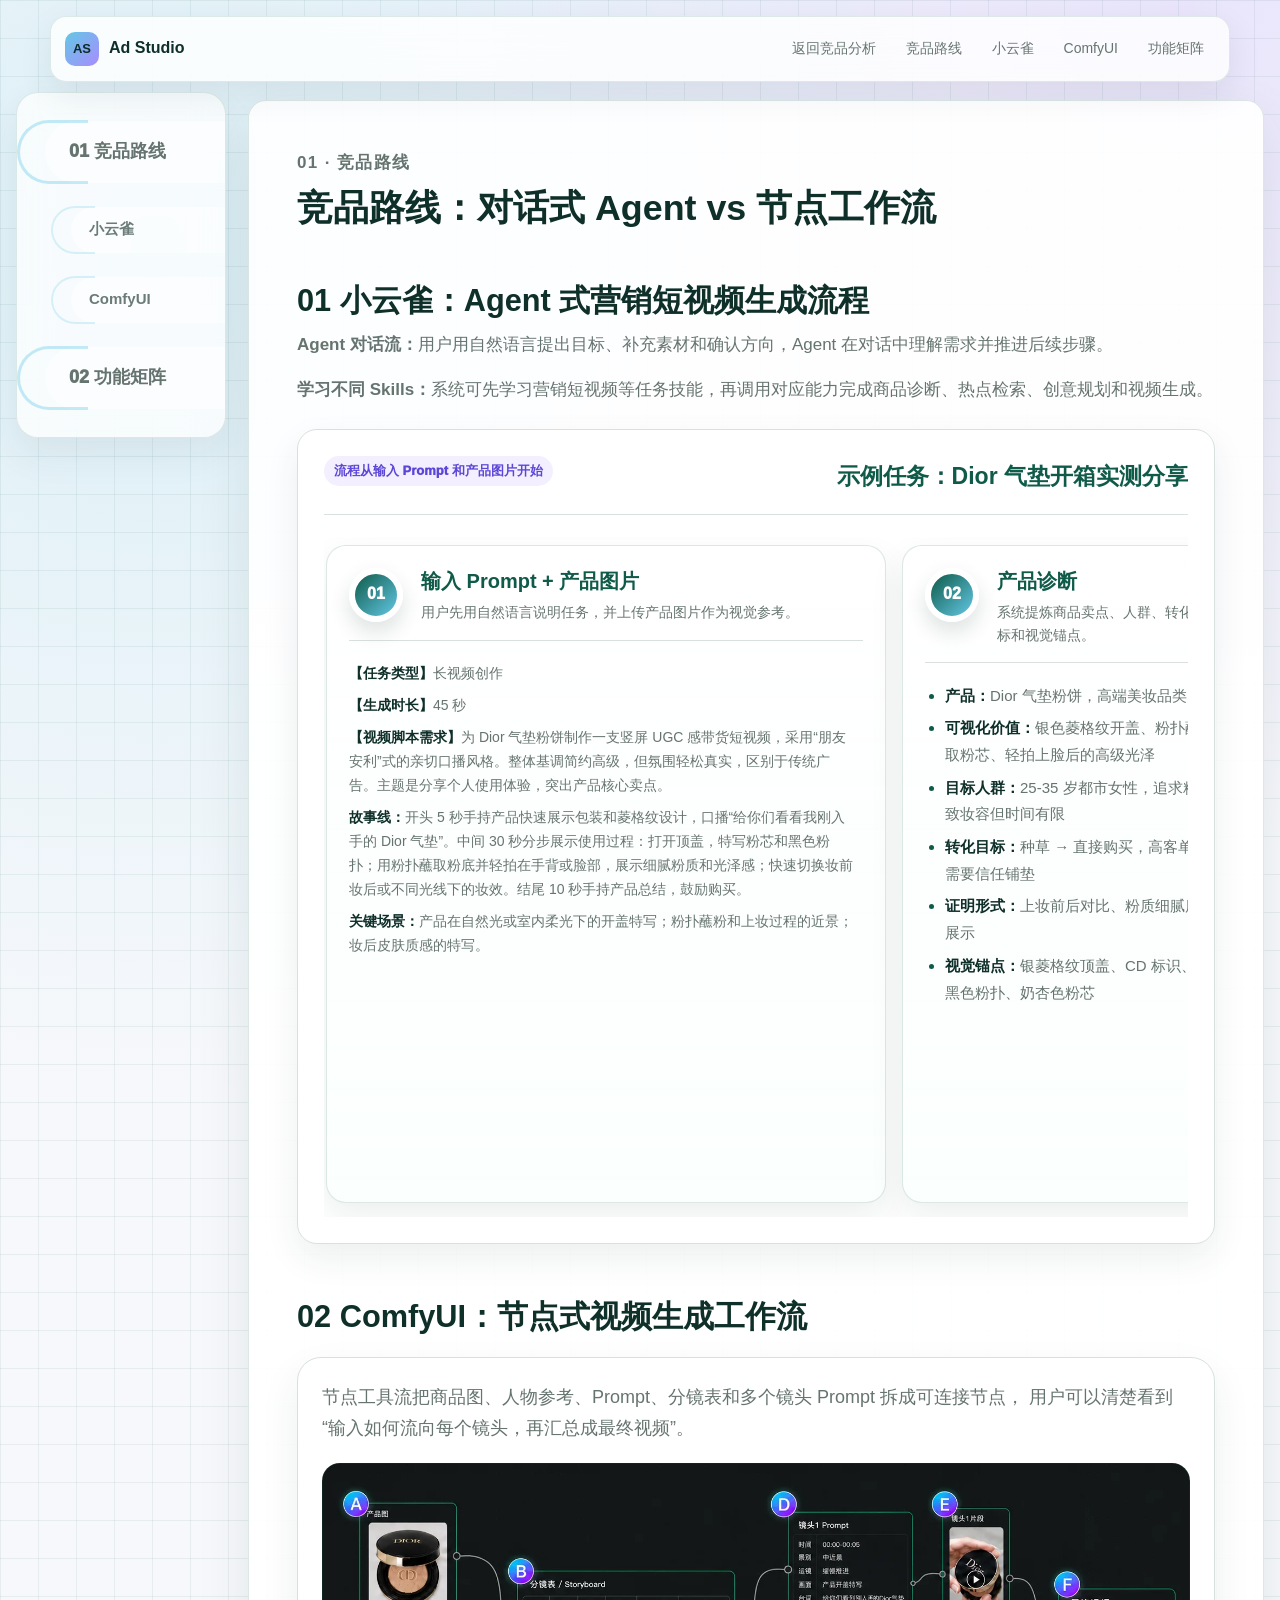
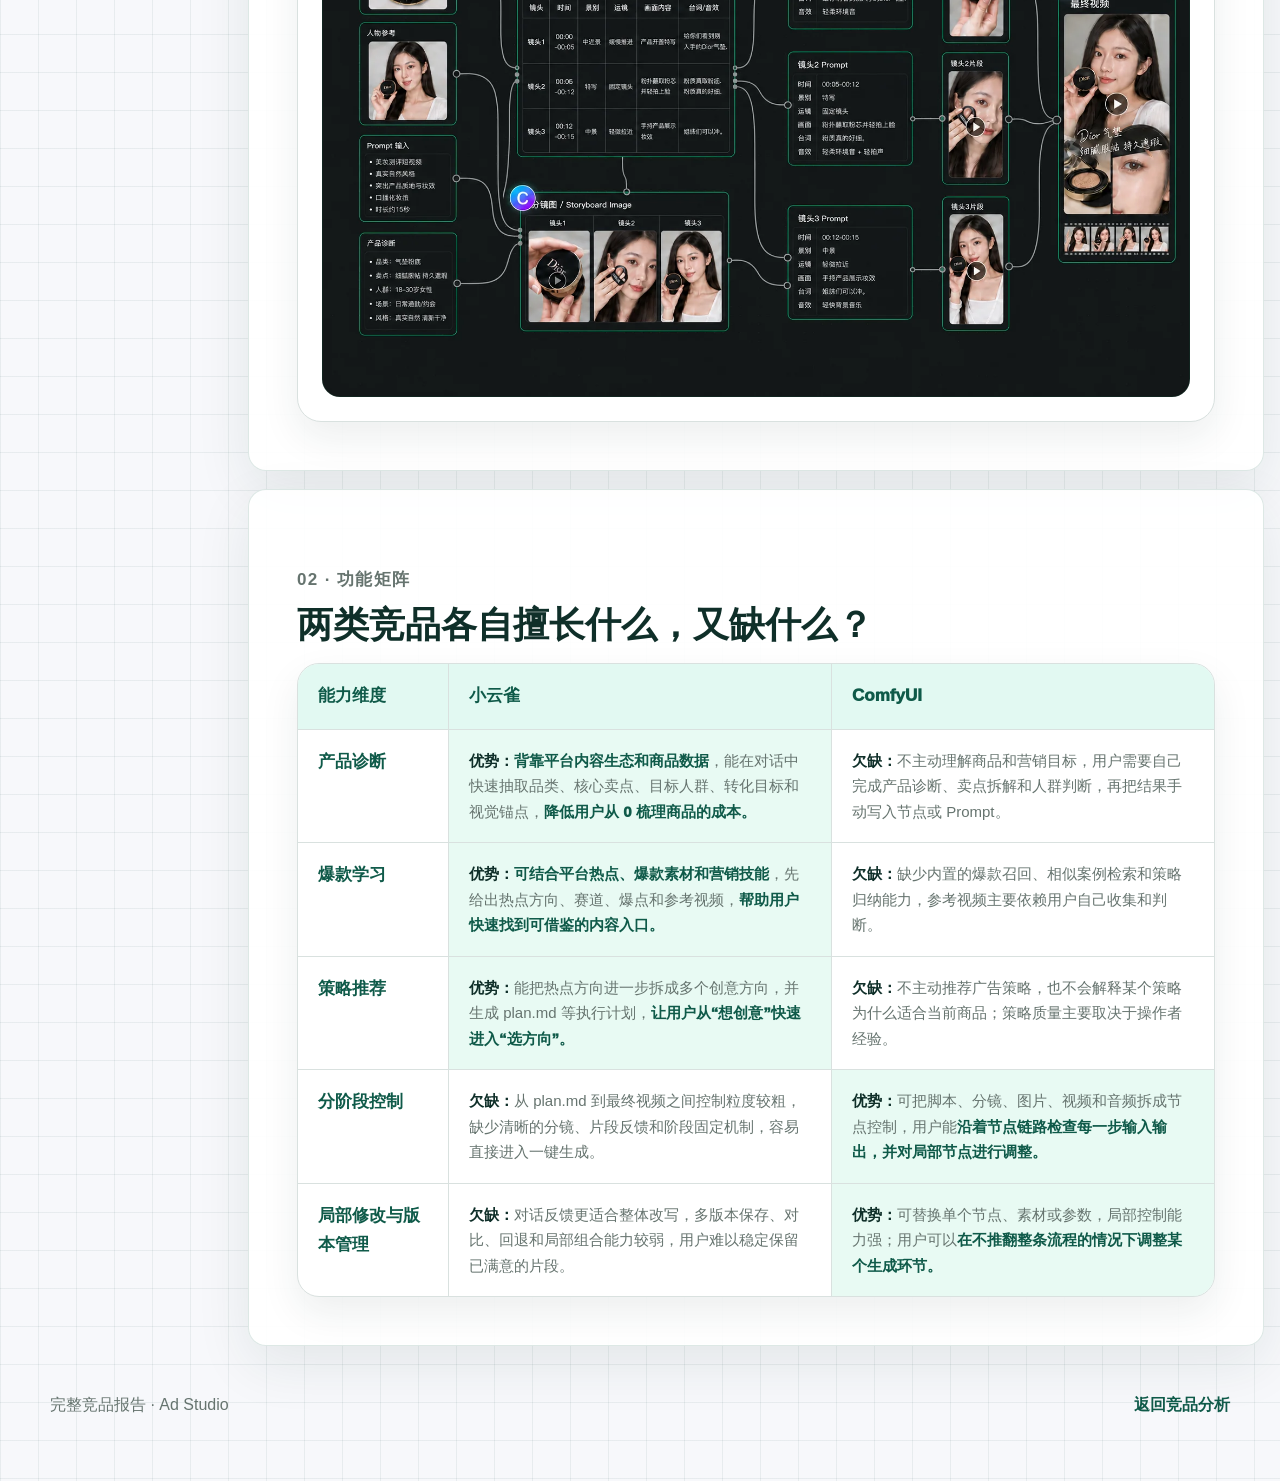
<file: competitor-report.html>
<!doctype html>
<html lang="zh-CN">
  <head>
    <meta charset="utf-8" />
    <meta name="viewport" content="width=device-width, initial-scale=1" />
    <title>Ad Studio - 完整竞品报告</title>
    <meta
      name="description"
      content="Ad Studio 竞品报告：整理 AIGC 短视频广告生成工具的竞品路线、产品流程、能力缺口和产品机会。"
    />
    <link rel="stylesheet" href="style.css" />
  </head>
  <body>
    <header class="site-header">
      <a class="brand" href="index.html#top">Ad Studio</a>
      <div class="header-right">
        <nav aria-label="页面导航">
          <a href="index.html#competitors">返回竞品分析</a>
          <a href="#routes">竞品路线</a>
          <a href="#xiaoyunque">小云雀</a>
          <a href="#takeaways">ComfyUI</a>
          <a href="#feature-matrix">功能矩阵</a>
        </nav>
      </div>
    </header>

    <main id="top" class="competitor-page-layout">
      <aside class="competitor-side-nav" aria-label="竞品报告章节导航">
        <nav>
          <a href="#routes">01 竞品路线</a>
          <a class="side-subitem" href="#xiaoyunque">小云雀</a>
          <a class="side-subitem" href="#takeaways">ComfyUI</a>
          <a href="#feature-matrix">02 功能矩阵</a>
        </nav>
      </aside>

      <div class="competitor-page-content">
      <section id="routes" class="section">
        <div class="section-heading">
          <p class="eyebrow">01 · 竞品路线</p>
          <h2>竞品路线：对话式 Agent vs 节点工作流</h2>
        </div>
        
      

      <div id="xiaoyunque" class="route-detail-block">
        <div class="section-heading">
          <h2>01 小云雀：Agent 式营销短视频生成流程</h2>
          <p>
            <b>Agent 对话流：</b>用户用自然语言提出目标、补充素材和确认方向，Agent 在对话中理解需求并推进后续步骤。
          </p>
          <p>
            <b>学习不同 Skills：</b>系统可先学习营销短视频等任务技能，再调用对应能力完成商品诊断、热点检索、创意规划和视频生成。
          </p>
        </div>

        <div class="xyq-flow-card">
          <div class="xyq-flow-head">
            <span>流程从输入 Prompt 和产品图片开始</span>
            <strong>示例任务：Dior 气垫开箱实测分享</strong>
          </div>
          <div class="xyq-combined-scroll" aria-label="横向拖动查看小云雀流程与示例">
            <div class="xyq-combined-flow">
              <article class="xyq-combined-card xyq-combined-card-wide">
                <div class="xyq-combined-top">
                  <span>01</span>
                  <div>
                    <h3>输入 Prompt + 产品图片</h3>
                    <p>用户先用自然语言说明任务，并上传产品图片作为视觉参考。</p>
                  </div>
                </div>
                <div class="xyq-combined-example xyq-prompt-block">
                  <p><b>【任务类型】</b>长视频创作</p>
                  <p><b>【生成时长】</b>45 秒</p>
                  <p><b>【视频脚本需求】</b>为 Dior 气垫粉饼制作一支竖屏 UGC 感带货短视频，采用“朋友安利”式的亲切口播风格。整体基调简约高级，但氛围轻松真实，区别于传统广告。主题是分享个人使用体验，突出产品核心卖点。</p>
                  <p><b>故事线：</b>开头 5 秒手持产品快速展示包装和菱格纹设计，口播“给你们看看我刚入手的 Dior 气垫”。中间 30 秒分步展示使用过程：打开顶盖，特写粉芯和黑色粉扑；用粉扑蘸取粉底并轻拍在手背或脸部，展示细腻粉质和光泽感；快速切换妆前妆后或不同光线下的妆效。结尾 10 秒手持产品总结，鼓励购买。</p>
                  <p><b>关键场景：</b>产品在自然光或室内柔光下的开盖特写；粉扑蘸粉和上妆过程的近景；妆后皮肤质感的特写。</p>
                  <p><b>口播风格：</b>口语化、亲切、有感叹词，例如“哇这个粉质真的好细”“上脸就是那种很高级的妆感”“姐妹们真的可以冲”。参考图 1 作为产品外观和质感的视觉标准。</p>
                  <p><b>视频时长：</b>15 秒</p>
                </div>
              </article>

              <article class="xyq-combined-card">
                <div class="xyq-combined-top">
                  <span>02</span>
                  <div>
                    <h3>产品诊断</h3>
                    <p>系统提炼商品卖点、人群、转化目标和视觉锚点。</p>
                  </div>
                </div>
                <div class="xyq-combined-example">
                  <ul>
                    <li><b>产品：</b>Dior 气垫粉饼，高端美妆品类</li>
                    <li><b>可视化价值：</b>银色菱格纹开盖、粉扑蘸取粉芯、轻拍上脸后的高级光泽</li>
                    <li><b>目标人群：</b>25-35 岁都市女性，追求精致妆容但时间有限</li>
                    <li><b>转化目标：</b>种草 → 直接购买，高客单需要信任铺垫</li>
                    <li><b>证明形式：</b>上妆前后对比、粉质细腻度展示</li>
                    <li><b>视觉锚点：</b>银菱格纹顶盖、CD 标识、黑色粉扑、奶杏色粉芯</li>
                  </ul>
                </div>
              </article>

              <article class="xyq-combined-card">
                <div class="xyq-combined-top">
                  <span>03</span>
                  <div>
                    <h3>热点方向选择</h3>
                    <p>系统给出可借鉴的热点赛道，并解释与商品的适配方式。</p>
                  </div>
                </div>
                <div class="xyq-combined-example">
                  <ul>
                    <li><b>爆款套路：</b>美妆博主粉膏测评</li>
                    <li><b>热度：</b>★★★★★（hot_score: 315664）</li>
                    <li><b>赛道：</b>美妆 · 产品测评 · 底妆</li>
                    <li><b>爆点：</b>美妆博主 + 产品使用演示 + 口播讲解 + 高清特写 + 精致妆效呈现</li>
                    <li><b>适配原因：</b>天然适合气垫粉饼植入，口播、上妆演示和妆效对比能连成完整带货链路</li>
                  </ul>
                </div>
              </article>

              <article class="xyq-combined-card xyq-combined-card-choice">
                <div class="xyq-combined-top">
                  <span>04</span>
                  <div>
                    <h3>??????</h3>
                    <p>?????????????????????????????????????</p>
                  </div>
                </div>
                <div class="xyq-combined-example xyq-agent-panel">
                  <div class="xyq-agent-done">
                    <p><span>?</span> ??????????????</p>
                    <p><span>?</span> ??????????????</p>
                    <p><span>?</span> ?????????????????</p>
                  </div>

                  <div class="xyq-choice-box">
                    <div class="xyq-choice-head">
                      <strong>??????????</strong>
                      <em>???</em>
                    </div>
                    <div class="xyq-choice-option xyq-choice-option-active">
                      <div class="xyq-choice-index">1</div>
                      <div>
                        <h4>??1????? ? 30???</h4>
                        <p><b>?????</b>?????????????????????? Dior ?????????????</p>
                        <p><b>?????</b>?????????????????????????</p>
                        <p><b>?????</b>??????? 30 ?????</p>
                      </div>
                    </div>
                    <div class="xyq-choice-option">
                      <div class="xyq-choice-index">2</div>
                      <div>
                        <h4>??2????? ? ??????</h4>
                        <p><b>?????</b>?????? Dior ???????????????????</p>
                        <p><b>?????</b>???? UGC ??????????????</p>
                        <p><b>?????</b>???????????????</p>
                      </div>
                    </div>
                  </div>

                  <div class="xyq-chat-input">
                    <span>???????????????????...</span>
                    <button aria-label="??">?</button>
                  </div>
                </div>
              </article>

              <article class="xyq-combined-card">
                <div class="xyq-combined-top">
                  <span>05</span>
                  <div>
                    <h3>生成 plan.md</h3>
                    <p>系统把方向整理成可执行视频规划文件。</p>
                  </div>
                </div>
                <div class="xyq-combined-example">
                  <ol>
                    <li>选题方向：闺蜜安利 · Dior 气垫开箱实测分享</li>
                    <li>选题优势：爆点机制、人群、依据</li>
                    <li>视频规格：9:16｜15 秒｜简约高级轻奢质感｜真实 UGC 种草调性</li>
                    <li>角色列表：28 岁都市女性，梳妆台前开箱与上脸实测</li>
                    <li>镜头列表：开盖特写、粉扑蘸粉、上脸轻拍、妆效展示、手持产品推荐</li>
                    <li>发布信息：封面、标题、话题和 CTA</li>
                  </ol>
                </div>
              </article>

              <article class="xyq-combined-card">
                <div class="xyq-combined-top">
                  <span>06</span>
                  <div>
                    <h3>直接生成最终视频</h3>
                    <p>系统根据 plan.md 直接生成一条完整短视频。</p>
                  </div>
                </div>
                <div class="xyq-combined-example">
                  <ul>
                    <li>根据创作规划生成最终成片</li>
                    <li>输出一条竖屏 UGC 带货短视频</li>
                  </ul>
                </div>
              </article>
            </div>
          </div>
        </div>
      </div>

        <div id="takeaways" class="route-detail-block">
        <div class="section-heading">
          <h2>02 ComfyUI：节点式视频生成工作流</h2>
        </div>
        <div class="node-flow-showcase">
          <p>
            节点工具流把商品图、人物参考、Prompt、分镜表和多个镜头 Prompt 拆成可连接节点，
            用户可以清楚看到“输入如何流向每个镜头，再汇总成最终视频”。
          </p>
          <figure>
            <img src="assets/runninghub-node-flow.webp" alt="RunningHub 风格节点画布示意图，展示产品图、人物参考、分镜表、镜头 Prompt、镜头片段和最终视频之间的连接关系" />
            <button class="node-flow-hotspot node-flow-hotspot-a" aria-label="A 输入区域">
              <span><b>A 输入区域</b>产品图、人物参考、Prompt 和商品诊断等初始输入。</span>
            </button>
            <button class="node-flow-hotspot node-flow-hotspot-b" aria-label="B 分镜表">
              <span><b>B 分镜表</b>用表格拆解每个镜头的时间、景别、画面和台词。</span>
            </button>
            <button class="node-flow-hotspot node-flow-hotspot-c" aria-label="C 分镜图">
              <span><b>C 分镜图</b>用真人画面预览每个镜头的视觉构图。</span>
            </button>
            <button class="node-flow-hotspot node-flow-hotspot-d" aria-label="D 镜头 Prompt">
              <span><b>D 镜头 Prompt</b>把分镜转写成具体的视频生成提示词。</span>
            </button>
            <button class="node-flow-hotspot node-flow-hotspot-e" aria-label="E 镜头片段">
              <span><b>E 镜头片段</b>分别生成并检查每个镜头的视频片段。</span>
            </button>
            <button class="node-flow-hotspot node-flow-hotspot-f" aria-label="F 最终视频">
              <span><b>F 最终视频</b>将通过的镜头片段拼接成完整成片。</span>
            </button>
          </figure>
        </div>


      </div>
    
      </section>


      <section id="feature-matrix" class="section">
        <div class="competitor-feature-matrix">
          <div class="section-heading">
            <p class="eyebrow">02 · 功能矩阵</p>
            <h2>两类竞品各自擅长什么，又缺什么？</h2>
          </div>
          <div class="feature-matrix-table">
            <div class="feature-matrix-head">
              <span>能力维度</span>
              <span>小云雀</span>
              <span>ComfyUI</span>
            </div>
            <div>
              <span>产品诊断</span>
              <span class="matrix-advantage"><b>优势：</b><strong class="matrix-highlight">背靠平台内容生态和商品数据</strong>，能在对话中快速抽取品类、核心卖点、目标人群、转化目标和视觉锚点，<strong class="matrix-highlight">降低用户从 0 梳理商品的成本。</strong></span>
              <span><b>欠缺：</b>不主动理解商品和营销目标，用户需要自己完成产品诊断、卖点拆解和人群判断，再把结果手动写入节点或 Prompt。</span>
            </div>
            <div>
              <span>爆款学习</span>
              <span class="matrix-advantage"><b>优势：</b><strong class="matrix-highlight">可结合平台热点、爆款素材和营销技能</strong>，先给出热点方向、赛道、爆点和参考视频，<strong class="matrix-highlight">帮助用户快速找到可借鉴的内容入口。</strong></span>
              <span><b>欠缺：</b>缺少内置的爆款召回、相似案例检索和策略归纳能力，参考视频主要依赖用户自己收集和判断。</span>
            </div>
            <div>
              <span>策略推荐</span>
              <span class="matrix-advantage"><b>优势：</b>能把热点方向进一步拆成多个创意方向，并生成 plan.md 等执行计划，<strong class="matrix-highlight">让用户从“想创意”快速进入“选方向”。</strong></span>
              <span><b>欠缺：</b>不主动推荐广告策略，也不会解释某个策略为什么适合当前商品；策略质量主要取决于操作者经验。</span>
            </div>
            <div>
              <span>分阶段控制</span>
              <span><b>欠缺：</b>从 plan.md 到最终视频之间控制粒度较粗，缺少清晰的分镜、片段反馈和阶段固定机制，容易直接进入一键生成。</span>
              <span class="matrix-advantage"><b>优势：</b>可把脚本、分镜、图片、视频和音频拆成节点控制，用户能<strong class="matrix-highlight">沿着节点链路检查每一步输入输出，并对局部节点进行调整。</strong></span>
            </div>
            <div>
              <span>局部修改与版本管理</span>
              <span><b>欠缺：</b>对话反馈更适合整体改写，多版本保存、对比、回退和局部组合能力较弱，用户难以稳定保留已满意的片段。</span>
              <span class="matrix-advantage"><b>优势：</b>可替换单个节点、素材或参数，局部控制能力强；用户可以<strong class="matrix-highlight">在不推翻整条流程的情况下调整某个生成环节。</strong></span>
            </div>
          </div>
        </div>
      </section>
      </div>
    </main>

    <footer class="footer">
      <p>完整竞品报告 · Ad Studio</p>
      <a href="index.html#competitors">返回竞品分析</a>
    </footer>

    <script>
      document.querySelectorAll(".xyq-flow-scroll, .xyq-output-scroll, .xyq-combined-scroll").forEach((scroller) => {
        let isDown = false;
        let startX = 0;
        let scrollLeft = 0;

        scroller.addEventListener("pointerdown", (event) => {
          isDown = true;
          startX = event.pageX - scroller.offsetLeft;
          scrollLeft = scroller.scrollLeft;
          scroller.setPointerCapture(event.pointerId);
        });

        scroller.addEventListener("pointermove", (event) => {
          if (!isDown) return;
          event.preventDefault();
          const x = event.pageX - scroller.offsetLeft;
          scroller.scrollLeft = scrollLeft - (x - startX);
        });

        scroller.addEventListener("pointerup", () => {
          isDown = false;
        });

        scroller.addEventListener("pointerleave", () => {
          isDown = false;
        });
      });

    </script>
  </body>
</html>
</file>
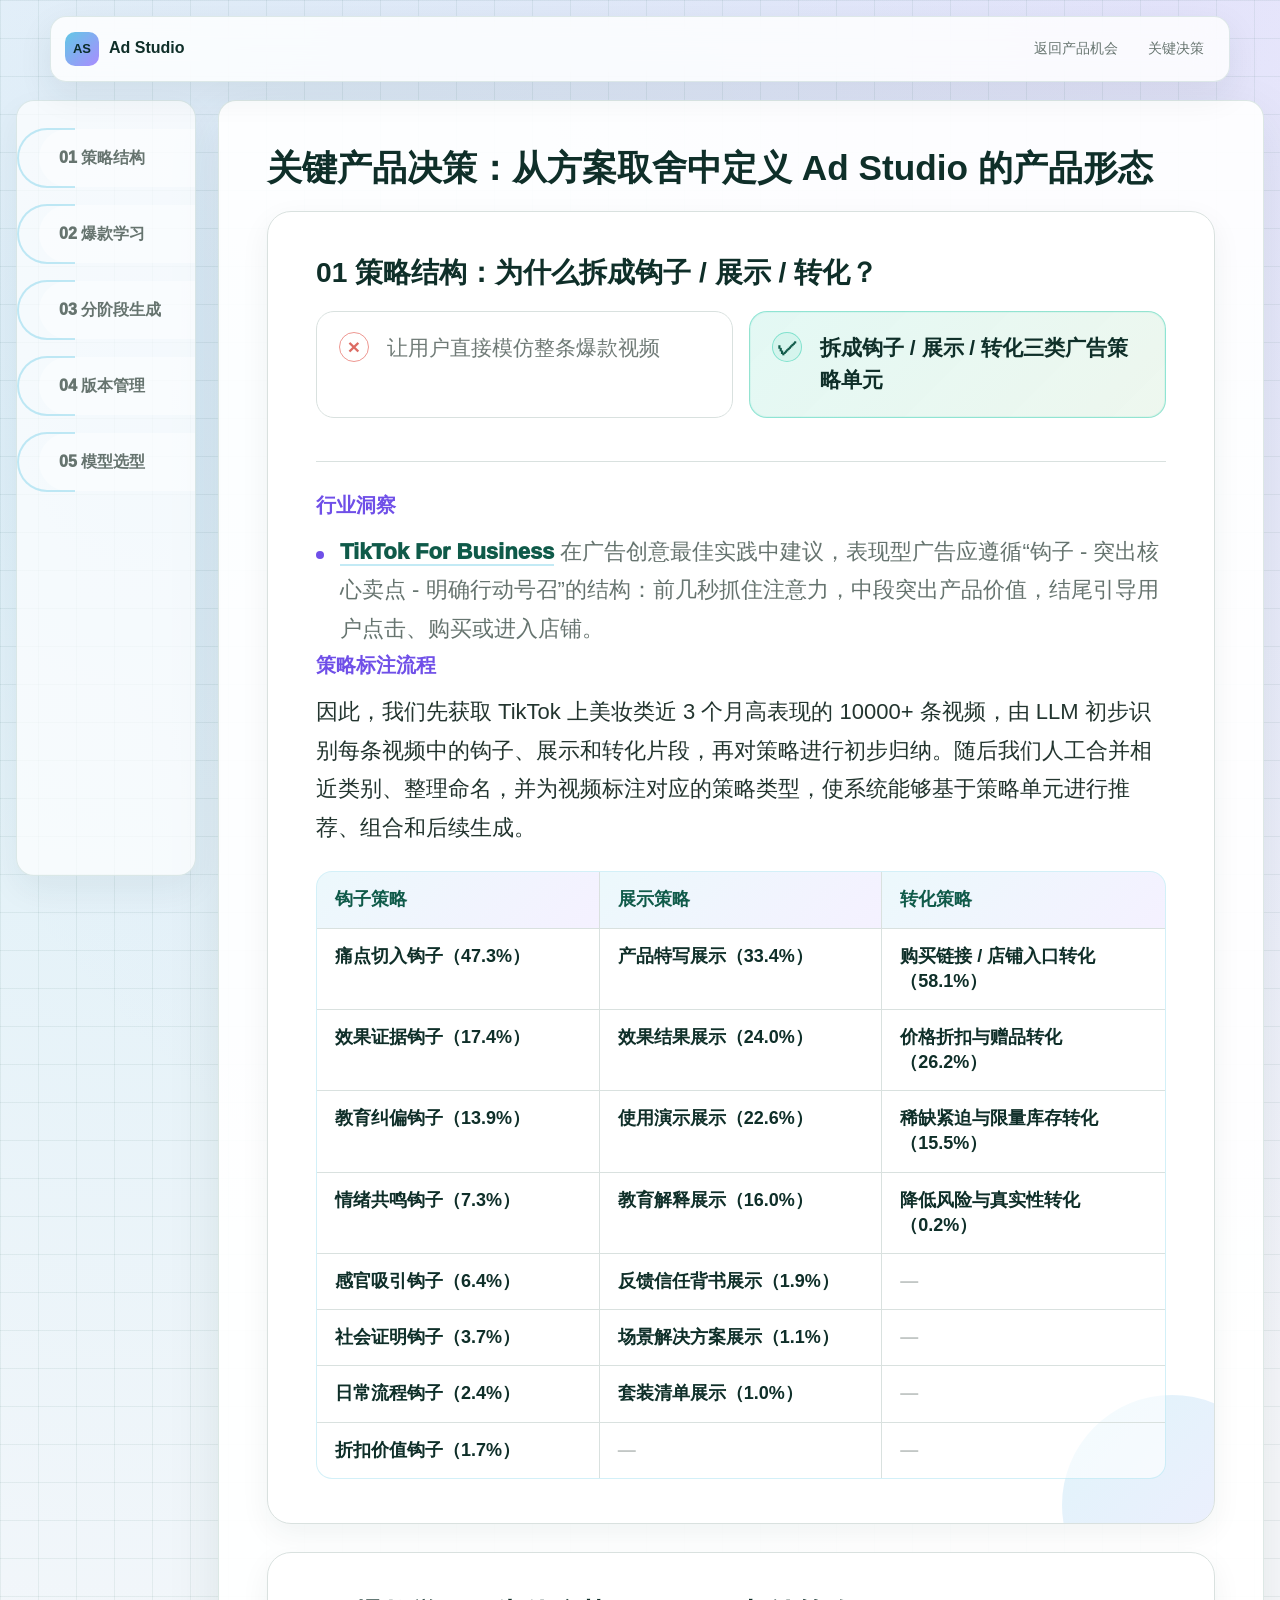
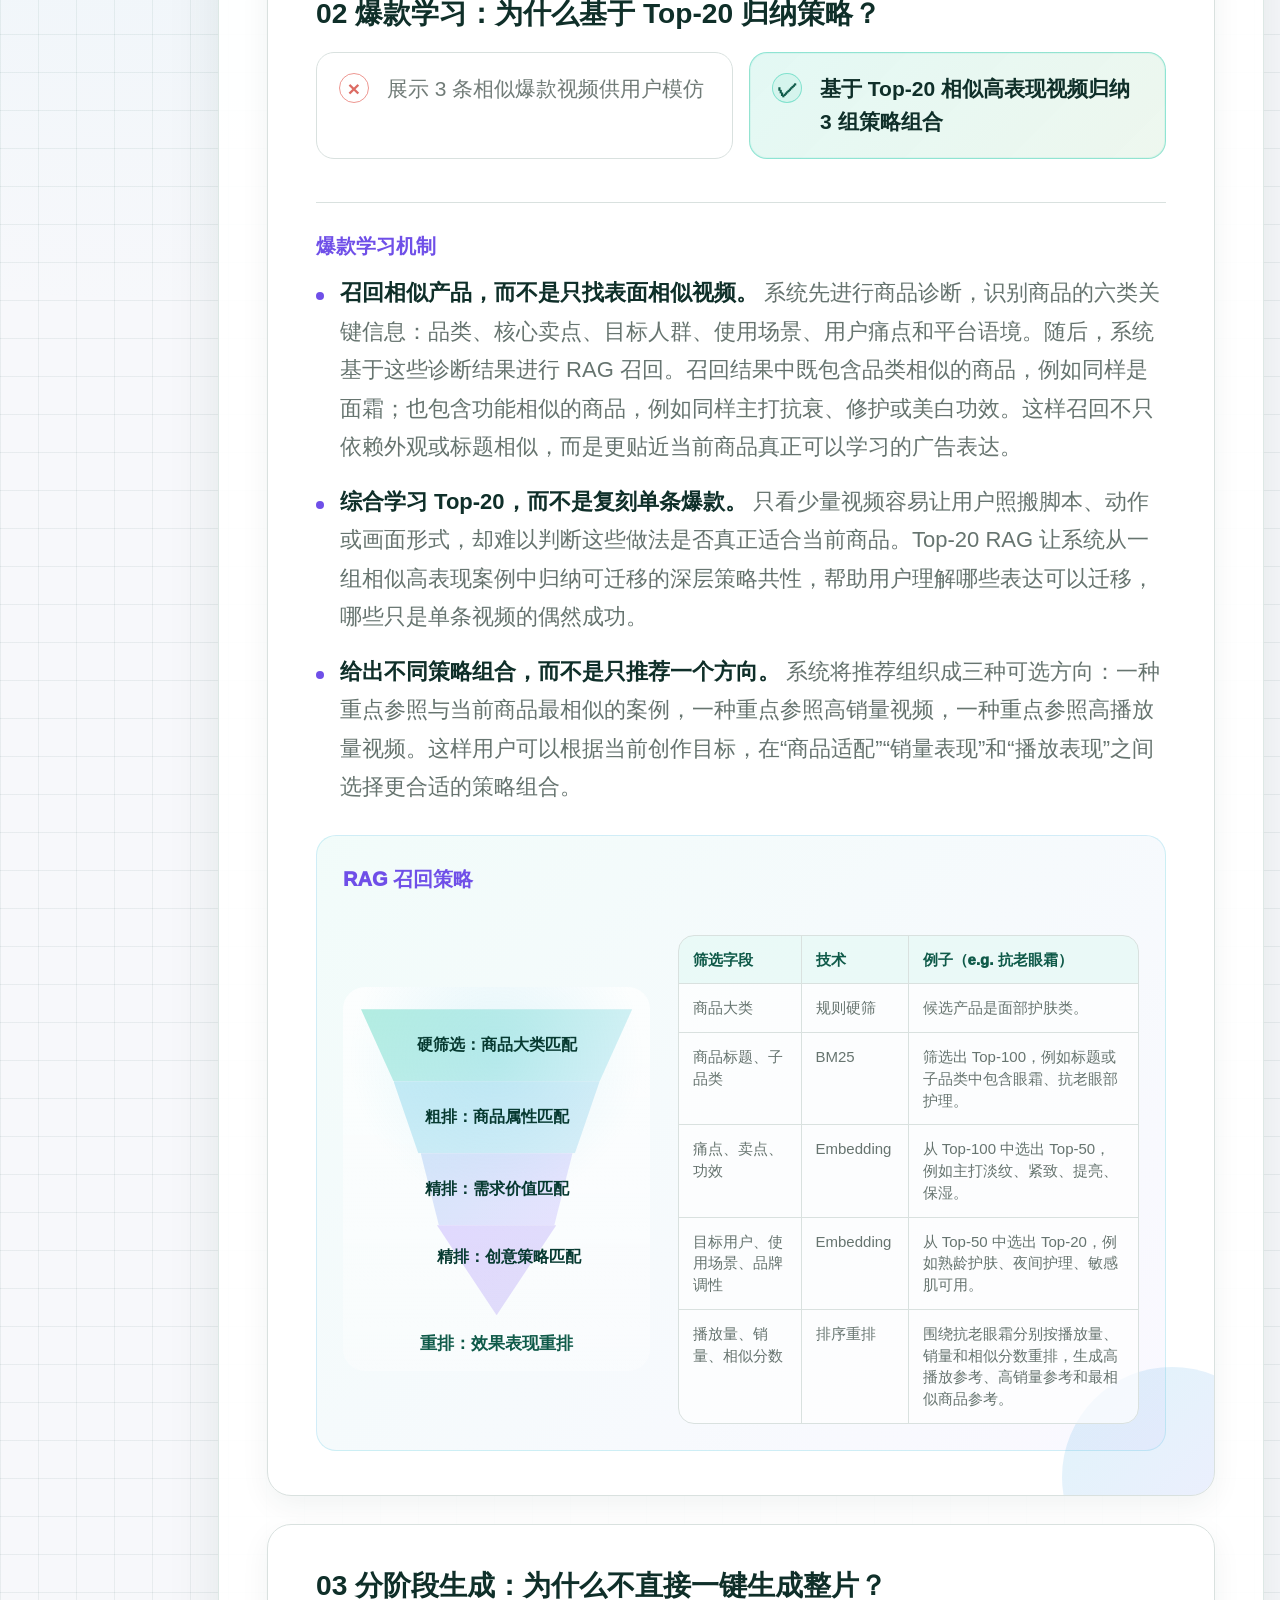
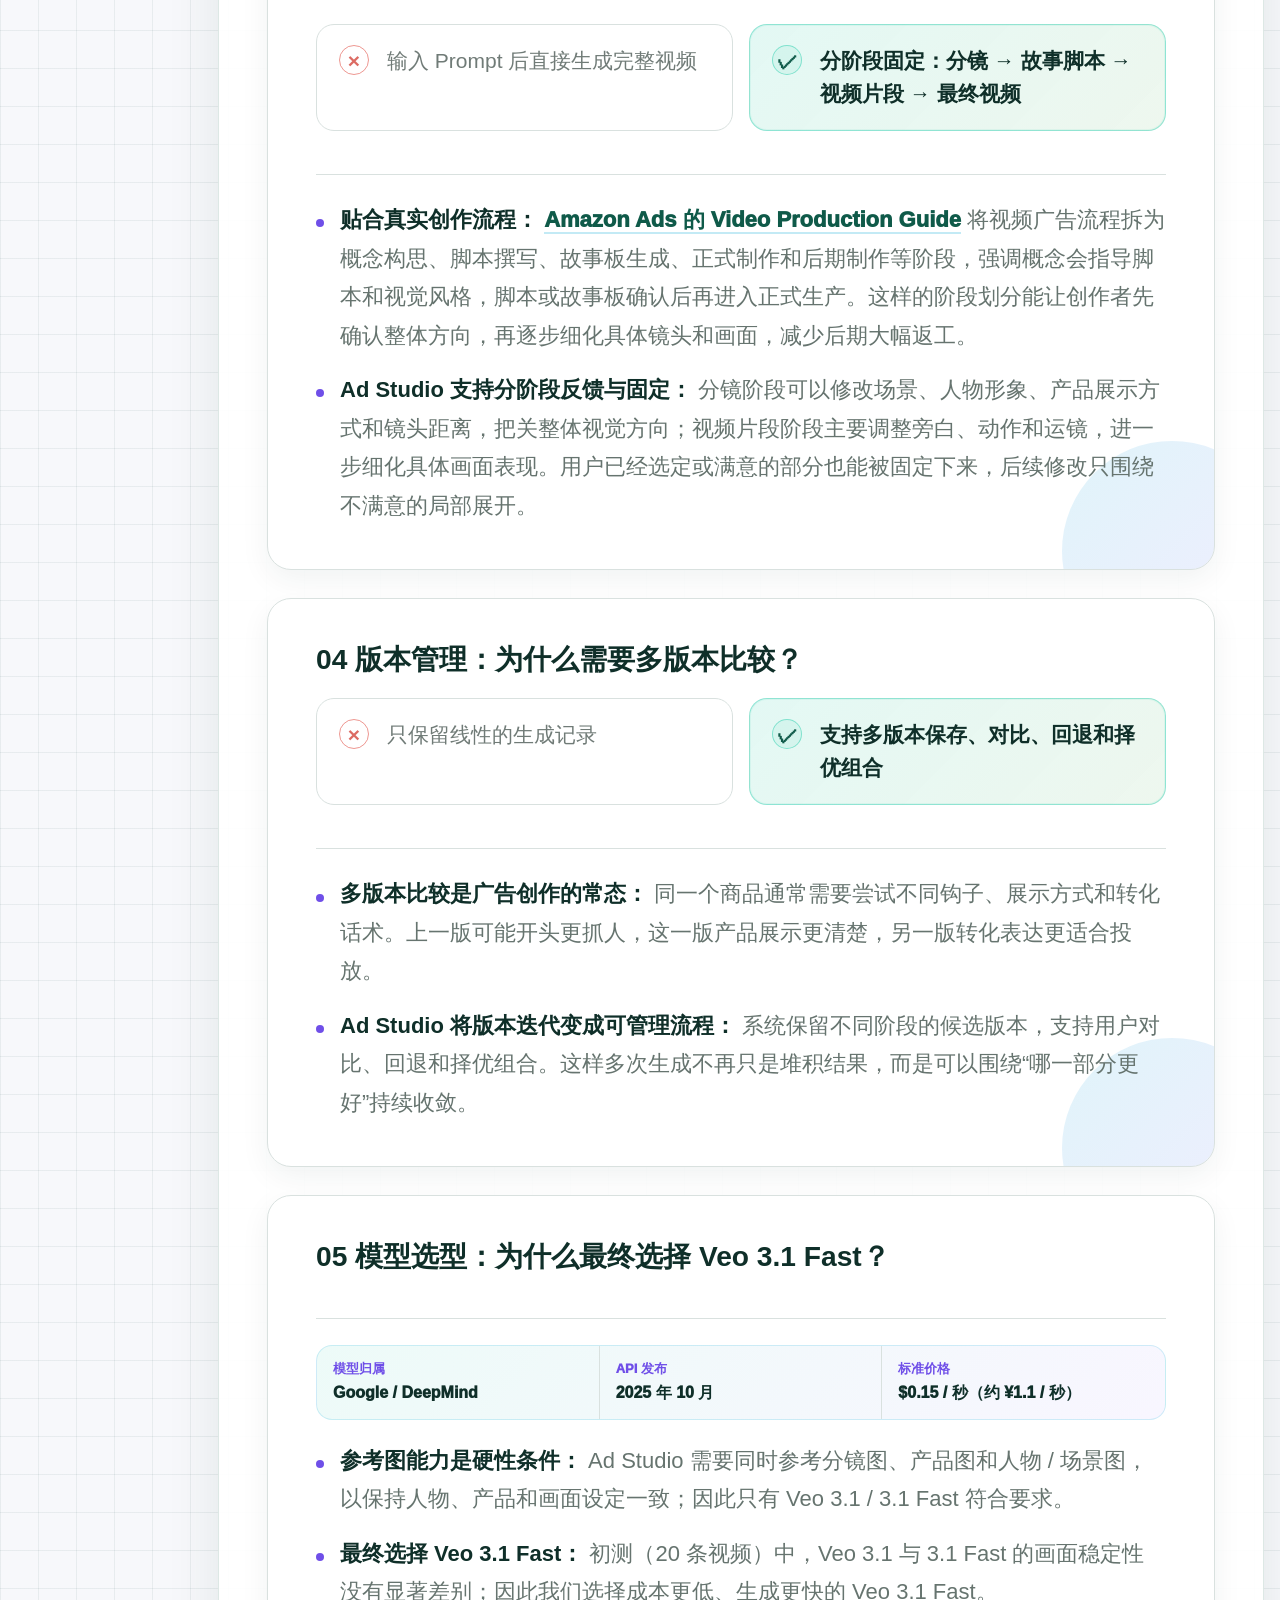
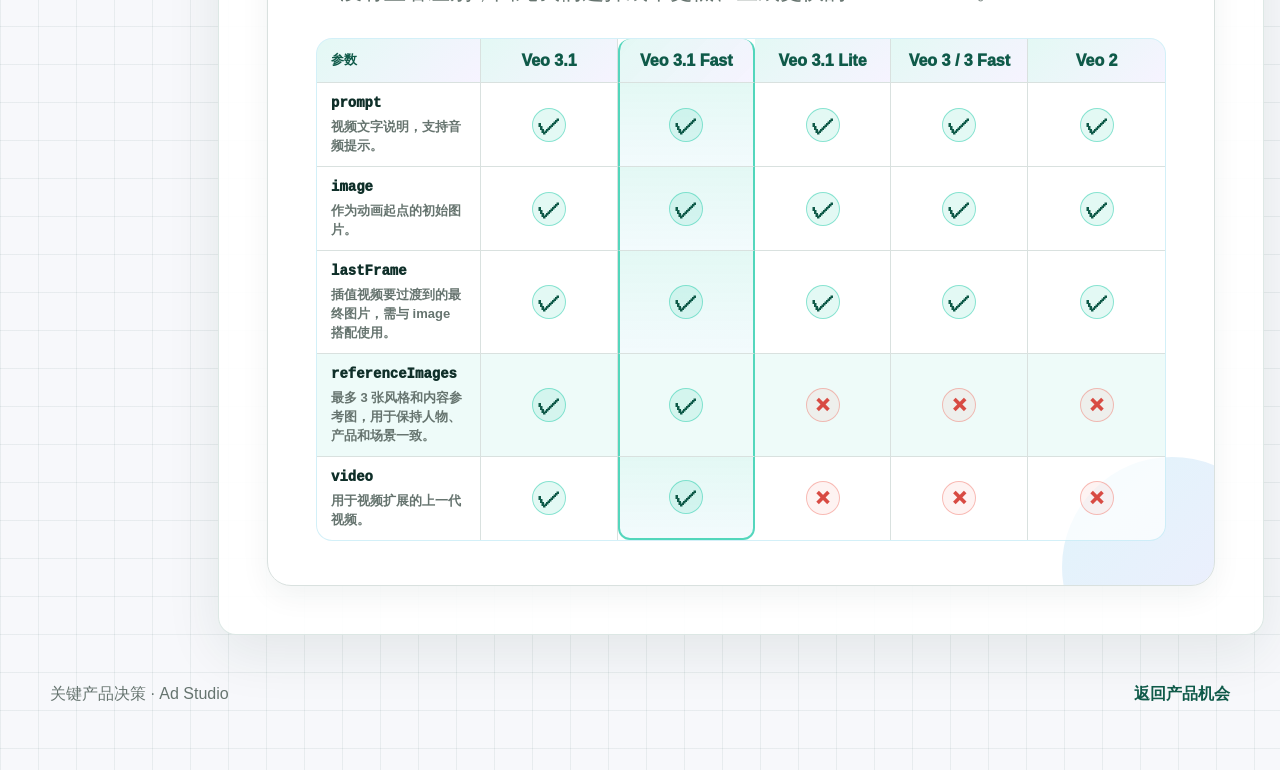
<file: product-decisions.html>
<!doctype html>
<html lang="zh-CN">
  <head>
    <meta charset="utf-8" />
    <meta name="viewport" content="width=device-width, initial-scale=1" />
    <title>Ad Studio 的关键产品决策</title>
    <meta
      name="description"
      content="Ad Studio 关键产品决策：解释钩子、展示、转化策略结构，Top-20 RAG 策略归纳，多版本比较，分步骤生成和分步骤固定。"
    />
    <link rel="stylesheet" href="style.css" />
  </head>
  <body class="product-decisions-page">
    <header class="site-header">
      <a class="brand" href="index.html#top">Ad Studio</a>
      <div class="header-right">
        <nav aria-label="页面导航">
          <a href="index.html#opportunity">返回产品机会</a>
          <a href="#decisions">关键决策</a>
        </nav>
      </div>
    </header>

    <main id="top">
      <div class="decision-page-layout">
        <aside class="decision-side-nav" aria-label="关键产品决策导航">
          <nav>
            <a href="#decision-01">01 策略结构</a>
            <a href="#decision-02">02 爆款学习</a>
            <a href="#decision-03">03 分阶段生成</a>
            <a href="#decision-04">04 版本管理</a>
            <a href="#decision-05">05 模型选型</a>
          </nav>
        </aside>

        <section id="decisions" class="section decision-content">
          <div class="section-heading decision-page-heading">
            <h2>关键产品决策：从方案取舍中定义 Ad Studio 的产品形态</h2>
          </div>

        <div class="decision-list">
          <article id="decision-01">
            <div class="decision-main">
              <h3>01 策略结构：为什么拆成钩子 / 展示 / 转化？</h3>
              <div class="decision-options">
                <p class="decision-option rejected"><span>×</span> 让用户直接模仿整条爆款视频</p>
                <p class="decision-option selected"><span>✓</span> <strong>拆成钩子 / 展示 / 转化三类广告策略单元</strong></p>
              </div>
            </div>
            <div class="decision-reason">
              <h4>行业洞察</h4>
              <ul class="decision-bullet-list">
                <li>
                  <a href="https://ads.tiktok.com/help/article/creative-best-practices" target="_blank" rel="noopener noreferrer">TikTok For Business</a> 在广告创意最佳实践中建议，表现型广告应遵循“钩子 - 突出核心卖点 - 明确行动号召”的结构：前几秒抓住注意力，中段突出产品价值，结尾引导用户点击、购买或进入店铺。
                </li>
              </ul>
              <h4>策略标注流程</h4>
              <p>
                因此，我们先获取 TikTok 上美妆类近 3 个月高表现的 10000+ 条视频，由 LLM 初步识别每条视频中的钩子、展示和转化片段，再对策略进行初步归纳。随后我们人工合并相近类别、整理命名，并为视频标注对应的策略类型，使系统能够基于策略单元进行推荐、组合和后续生成。
              </p>
              <div class="strategy-taxonomy-table" aria-label="钩子、展示、转化策略类型">
                <div class="strategy-taxonomy-head">
                  <span>钩子策略</span>
                  <span>展示策略</span>
                  <span>转化策略</span>
                </div>
                <div>
                  <span>痛点切入钩子（47.3%）</span>
                  <span>产品特写展示（33.4%）</span>
                  <span>购买链接 / 店铺入口转化（58.1%）</span>
                </div>
                <div>
                  <span>效果证据钩子（17.4%）</span>
                  <span>效果结果展示（24.0%）</span>
                  <span>价格折扣与赠品转化（26.2%）</span>
                </div>
                <div>
                  <span>教育纠偏钩子（13.9%）</span>
                  <span>使用演示展示（22.6%）</span>
                  <span>稀缺紧迫与限量库存转化（15.5%）</span>
                </div>
                <div>
                  <span>情绪共鸣钩子（7.3%）</span>
                  <span>教育解释展示（16.0%）</span>
                  <span>降低风险与真实性转化（0.2%）</span>
                </div>
                <div>
                  <span>感官吸引钩子（6.4%）</span>
                  <span>反馈信任背书展示（1.9%）</span>
                  <span class="strategy-empty">—</span>
                </div>
                <div>
                  <span>社会证明钩子（3.7%）</span>
                  <span>场景解决方案展示（1.1%）</span>
                  <span class="strategy-empty">—</span>
                </div>
                <div>
                  <span>日常流程钩子（2.4%）</span>
                  <span>套装清单展示（1.0%）</span>
                  <span class="strategy-empty">—</span>
                </div>
                <div>
                  <span>折扣价值钩子（1.7%）</span>
                  <span class="strategy-empty">—</span>
                  <span class="strategy-empty">—</span>
                </div>
              </div>
            </div>
          </article>

          <article id="decision-02">
            <div class="decision-main">
              <h3>02 爆款学习：为什么基于 Top-20 归纳策略？</h3>
              <div class="decision-options">
                <p class="decision-option rejected"><span>×</span> 展示 3 条相似爆款视频供用户模仿</p>
                <p class="decision-option selected"><span>✓</span> <strong>基于 Top-20 相似高表现视频归纳 3 组策略组合</strong></p>
              </div>
            </div>
            <div class="decision-reason">
              <h4>爆款学习机制</h4>
              <ul class="decision-bullet-list">
                <li>
                  <strong>召回相似产品，而不是只找表面相似视频。</strong> 系统先进行商品诊断，识别商品的六类关键信息：品类、核心卖点、目标人群、使用场景、用户痛点和平台语境。随后，系统基于这些诊断结果进行 RAG 召回。召回结果中既包含品类相似的商品，例如同样是面霜；也包含功能相似的商品，例如同样主打抗衰、修护或美白功效。这样召回不只依赖外观或标题相似，而是更贴近当前商品真正可以学习的广告表达。
                </li>
                <li>
                  <strong>综合学习 Top-20，而不是复刻单条爆款。</strong> 只看少量视频容易让用户照搬脚本、动作或画面形式，却难以判断这些做法是否真正适合当前商品。Top-20 RAG 让系统从一组相似高表现案例中归纳可迁移的深层策略共性，帮助用户理解哪些表达可以迁移，哪些只是单条视频的偶然成功。
                </li>
                <li>
                  <strong>给出不同策略组合，而不是只推荐一个方向。</strong> 系统将推荐组织成三种可选方向：一种重点参照与当前商品最相似的案例，一种重点参照高销量视频，一种重点参照高播放量视频。这样用户可以根据当前创作目标，在“商品适配”“销量表现”和“播放表现”之间选择更合适的策略组合。
                </li>
              </ul>
              <div class="rag-funnel-block" aria-label="RAG 召回漏斗">
                <h4 class="rag-block-title">RAG 召回策略</h4>
                <div class="rag-funnel" aria-hidden="true">
                  <div class="rag-layer layer-1">硬筛选：商品大类匹配</div>
                  <div class="rag-layer layer-2">粗排：商品属性匹配</div>
                  <div class="rag-layer layer-3">精排：需求价值匹配</div>
                  <div class="rag-layer layer-4">精排：创意策略匹配</div>
                  <div class="rag-rerank">重排：效果表现重排</div>
                </div>
                <div class="rag-table">
                  <div class="rag-table-head">
                    <span>筛选字段</span>
                    <span>技术</span>
                    <span>例子（e.g. 抗老眼霜）</span>
                  </div>
                  <div>
                    <span>商品大类</span>
                    <span>规则硬筛</span>
                    <span>候选产品是面部护肤类。</span>
                  </div>
                  <div>
                    <span>商品标题、子品类</span>
                    <span>BM25</span>
                    <span>筛选出 Top-100，例如标题或子品类中包含眼霜、抗老眼部护理。</span>
                  </div>
                  <div>
                    <span>痛点、卖点、功效</span>
                    <span>Embedding</span>
                    <span>从 Top-100 中选出 Top-50，例如主打淡纹、紧致、提亮、保湿。</span>
                  </div>
                  <div>
                    <span>目标用户、使用场景、品牌调性</span>
                    <span>Embedding</span>
                    <span>从 Top-50 中选出 Top-20，例如熟龄护肤、夜间护理、敏感肌可用。</span>
                  </div>
                  <div>
                    <span>播放量、销量、相似分数</span>
                    <span>排序重排</span>
                    <span>围绕抗老眼霜分别按播放量、销量和相似分数重排，生成高播放参考、高销量参考和最相似商品参考。</span>
                  </div>
                </div>
              </div>
            </div>
          </article>

          <article id="decision-03">
            <div class="decision-main">
              <h3>03 分阶段生成：为什么不直接一键生成整片？</h3>
              <div class="decision-options">
                <p class="decision-option rejected"><span>×</span> 输入 Prompt 后直接生成完整视频</p>
                <p class="decision-option selected"><span>✓</span> <strong>分阶段固定：分镜 → 故事脚本 → 视频片段 → 最终视频</strong></p>
              </div>
            </div>
            <div class="decision-reason">
              <ul class="decision-bullet-list">
                <li>
                  <strong>贴合真实创作流程：</strong> <a href="https://advertising.amazon.com/en-gb/library/guides/video-production" target="_blank" rel="noopener noreferrer">Amazon Ads 的 Video Production Guide</a> 将视频广告流程拆为概念构思、脚本撰写、故事板生成、正式制作和后期制作等阶段，强调概念会指导脚本和视觉风格，脚本或故事板确认后再进入正式生产。这样的阶段划分能让创作者先确认整体方向，再逐步细化具体镜头和画面，减少后期大幅返工。
                </li>
                <li>
                  <strong>Ad Studio 支持分阶段反馈与固定：</strong> 分镜阶段可以修改场景、人物形象、产品展示方式和镜头距离，把关整体视觉方向；视频片段阶段主要调整旁白、动作和运镜，进一步细化具体画面表现。用户已经选定或满意的部分也能被固定下来，后续修改只围绕不满意的局部展开。
                </li>
              </ul>
            </div>
          </article>

          <article id="decision-04">
            <div class="decision-main">
              <h3>04 版本管理：为什么需要多版本比较？</h3>
              <div class="decision-options">
                <p class="decision-option rejected"><span>×</span> 只保留线性的生成记录</p>
                <p class="decision-option selected"><span>✓</span> <strong>支持多版本保存、对比、回退和择优组合</strong></p>
              </div>
            </div>
            <div class="decision-reason">
              <ul class="decision-bullet-list">
                <li>
                  <strong>多版本比较是广告创作的常态：</strong> 同一个商品通常需要尝试不同钩子、展示方式和转化话术。上一版可能开头更抓人，这一版产品展示更清楚，另一版转化表达更适合投放。
                </li>
                <li>
                  <strong>Ad Studio 将版本迭代变成可管理流程：</strong> 系统保留不同阶段的候选版本，支持用户对比、回退和择优组合。这样多次生成不再只是堆积结果，而是可以围绕“哪一部分更好”持续收敛。
                </li>
              </ul>
            </div>
          </article>

          <article id="decision-05">
            <div class="decision-main">
              <h3>05 模型选型：为什么最终选择 Veo 3.1 Fast？</h3>
            </div>
            <div class="decision-reason">
              <div class="model-info-strip" aria-label="Veo 3.1 Fast 基本信息">
                <div>
                  <span>模型归属</span>
                  <strong>Google / DeepMind</strong>
                </div>
                <div>
                  <span>API 发布</span>
                  <strong>2025 年 10 月</strong>
                </div>
                <div>
                  <span>标准价格</span>
                  <strong>$0.15 / 秒（约 ¥1.1 / 秒）</strong>
                </div>
              </div>
              <ul class="decision-bullet-list">
                <li>
                  <strong>参考图能力是硬性条件：</strong> Ad Studio 需要同时参考分镜图、产品图和人物 / 场景图，以保持人物、产品和画面设定一致；因此只有 Veo 3.1 / 3.1 Fast 符合要求。
                </li>
                <li>
                  <strong>最终选择 Veo 3.1 Fast：</strong> 初测（20 条视频）中，Veo 3.1 与 3.1 Fast 的画面稳定性没有显著差别；因此我们选择成本更低、生成更快的 Veo 3.1 Fast。
                </li>
              </ul>
              <div class="model-api-table" aria-label="Veo API 参数规范对比">
                <div class="model-api-head">
                  <span>参数</span>
                  <span>Veo 3.1</span>
                  <span class="model-api-selected">Veo 3.1 Fast</span>
                  <span>Veo 3.1 Lite</span>
                  <span>Veo 3 / 3 Fast</span>
                  <span>Veo 2</span>
                </div>
                <div>
                  <span><code>prompt</code><br>视频文字说明，支持音频提示。</span>
                  <span><strong class="support-yes">✓</strong></span>
                  <span class="model-api-selected"><strong class="support-yes">✓</strong></span>
                  <span><strong class="support-yes">✓</strong></span>
                  <span><strong class="support-yes">✓</strong></span>
                  <span><strong class="support-yes">✓</strong></span>
                </div>
                <div>
                  <span><code>image</code><br>作为动画起点的初始图片。</span>
                  <span><strong class="support-yes">✓</strong></span>
                  <span class="model-api-selected"><strong class="support-yes">✓</strong></span>
                  <span><strong class="support-yes">✓</strong></span>
                  <span><strong class="support-yes">✓</strong></span>
                  <span><strong class="support-yes">✓</strong></span>
                </div>
                <div>
                  <span><code>lastFrame</code><br>插值视频要过渡到的最终图片，需与 image 搭配使用。</span>
                  <span><strong class="support-yes">✓</strong></span>
                  <span class="model-api-selected"><strong class="support-yes">✓</strong></span>
                  <span><strong class="support-yes">✓</strong></span>
                  <span><strong class="support-yes">✓</strong></span>
                  <span><strong class="support-yes">✓</strong></span>
                </div>
                <div class="model-api-important">
                  <span><code>referenceImages</code><br>最多 3 张风格和内容参考图，用于保持人物、产品和场景一致。</span>
                  <span><strong class="support-yes">✓</strong></span>
                  <span class="model-api-selected"><strong class="support-yes">✓</strong></span>
                  <span><strong class="support-no">×</strong></span>
                  <span><strong class="support-no">×</strong></span>
                  <span><strong class="support-no">×</strong></span>
                </div>
                <div>
                  <span><code>video</code><br>用于视频扩展的上一代视频。</span>
                  <span><strong class="support-yes">✓</strong></span>
                  <span class="model-api-selected"><strong class="support-yes">✓</strong></span>
                  <span><strong class="support-no">×</strong></span>
                  <span><strong class="support-no">×</strong></span>
                  <span><strong class="support-no">×</strong></span>
                </div>
              </div>
            </div>
          </article>
        </div>
        </section>
      </div>

    </main>

    <footer class="footer">
      <p>关键产品决策 · Ad Studio</p>
      <a href="index.html#opportunity">返回产品机会</a>
    </footer>

  </body>
</html>
</file>
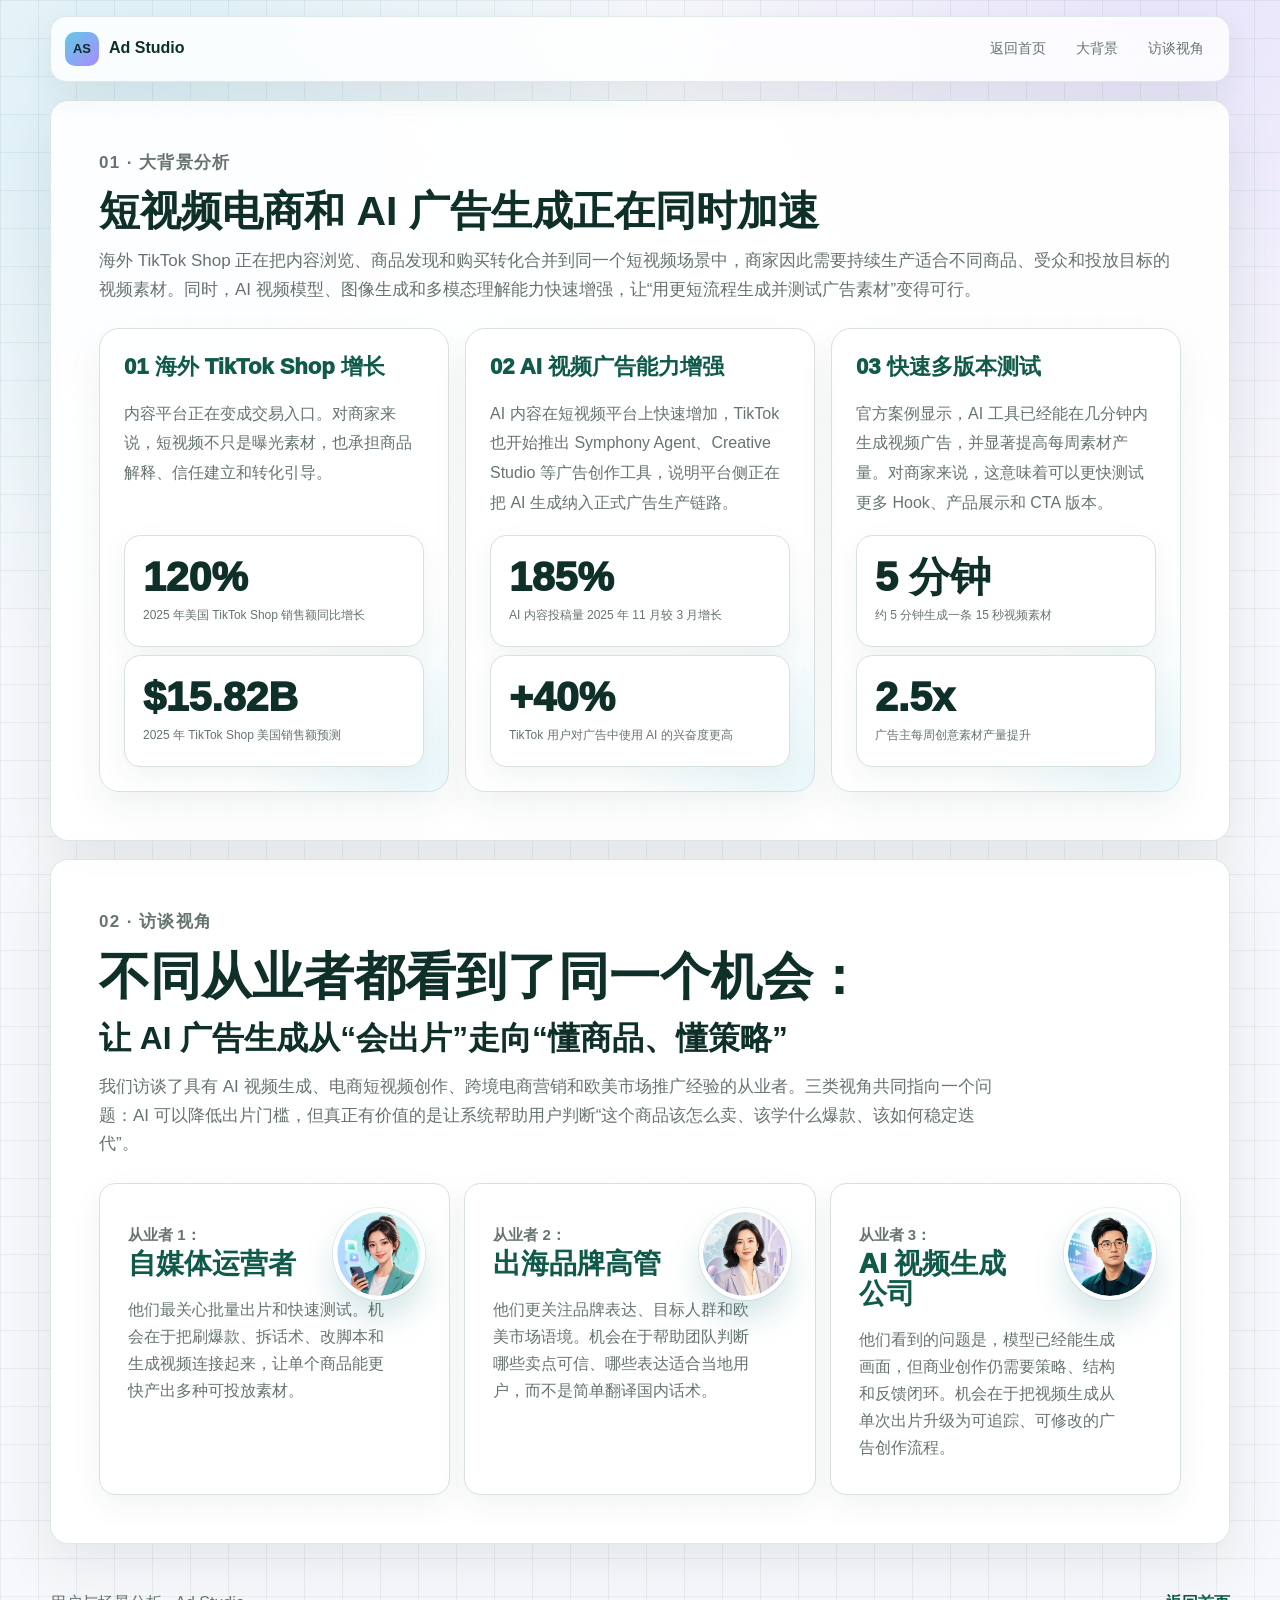
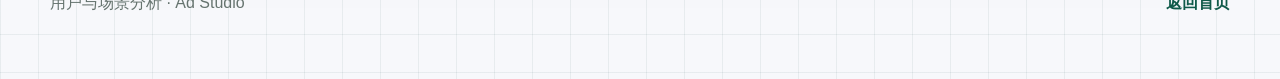
<file: users.html>
<!doctype html>
<html lang="zh-CN">
  <head>
    <meta charset="utf-8" />
    <meta name="viewport" content="width=device-width, initial-scale=1" />
    <title>Ad Studio｜为什么值得做</title>
    <meta
      name="description"
      content="Ad Studio 用户与场景分析：海外 TikTok Shop 增长、AI 短视频广告生成机会，以及不同从业者对 AI 广告创作流程的判断。"
    />
    <link rel="stylesheet" href="style.css" />
  </head>
  <body>
    <header class="site-header">
      <a class="brand" href="index.html">Ad Studio</a>
      <nav aria-label="页面导航">
        <a href="index.html#story">返回首页</a>
        <a href="#background">大背景</a>
        <a href="#interviews">访谈视角</a>
      </nav>
    </header>

    <main id="top">
      <section id="background" class="section">
        <div class="section-heading">
          <p class="eyebrow">01 · 大背景分析</p>
          <h2>短视频电商和 AI 广告生成正在同时加速</h2>
          <p>
            海外 TikTok Shop 正在把内容浏览、商品发现和购买转化合并到同一个短视频场景中，商家因此需要持续生产适合不同商品、受众和投放目标的视频素材。同时，AI 视频模型、图像生成和多模态理解能力快速增强，让“用更短流程生成并测试广告素材”变得可行。
          </p>
        </div>
        <div class="background-insight-grid">
          <article>
            <h3>01 海外 TikTok Shop 增长</h3>
            <p>内容平台正在变成交易入口。对商家来说，短视频不只是曝光素材，也承担商品解释、信任建立和转化引导。</p>
            <div class="insight-data-row">
              <a class="stat-card" href="https://newsroom.tiktok.com/tiktok-shop-is-where-shoppers-come-to-discover?lang=en" target="_blank" rel="noreferrer">
                <span class="stat-value">120%</span>
                <span class="stat-label">2025 年美国 TikTok Shop 销售额同比增长</span>
              </a>
              <a class="stat-card" href="https://www.emarketer.com/press-releases/tiktok-shop-makes-up-nearly-20-of-social-commerce-in-2025/" target="_blank" rel="noreferrer">
                <span class="stat-value">$15.82B</span>
                <span class="stat-label">2025 年 TikTok Shop 美国销售额预测</span>
              </a>
            </div>
          </article>
          <article>
            <h3>02 AI 视频广告能力增强</h3>
            <p>AI 内容在短视频平台上快速增加，TikTok 也开始推出 Symphony Agent、Creative Studio 等广告创作工具，说明平台侧正在把 AI 生成纳入正式广告生产链路。</p>
            <div class="insight-data-row">
              <a class="stat-card" href="https://v.cctv.com/2026/03/24/ARTIKONDgDNj9edAitnAi5OD260324.shtml" target="_blank" rel="noreferrer">
                <span class="stat-value">185%</span>
                <span class="stat-label">AI 内容投稿量 2025 年 11 月较 3 月增长</span>
              </a>
              <a class="stat-card" href="https://ads.tiktok.com/creative/creativestudio/home/en" target="_blank" rel="noreferrer">
                <span class="stat-value">+40%</span>
                <span class="stat-label">TikTok 用户对广告中使用 AI 的兴奋度更高</span>
              </a>
            </div>
          </article>
          <article>
            <h3>03 快速多版本测试</h3>
            <p>官方案例显示，AI 工具已经能在几分钟内生成视频广告，并显著提高每周素材产量。对商家来说，这意味着可以更快测试更多 Hook、产品展示和 CTA 版本。</p>
            <div class="insight-data-row">
              <a class="stat-card" href="https://ads.us.tiktok.com/help/article/about-symphony-agent-in-symphony-creative-studio?lang=en&redirected=2" target="_blank" rel="noreferrer">
                <span class="stat-value">5 分钟</span>
                <span class="stat-label">约 5 分钟生成一条 15 秒视频素材</span>
              </a>
              <a class="stat-card" href="https://ads.tiktok.com/creative/creativestudio/home/en" target="_blank" rel="noreferrer">
                <span class="stat-value">2.5x</span>
                <span class="stat-label">广告主每周创意素材产量提升</span>
              </a>
            </div>
          </article>
        </div>
      </section>

      <section id="interviews" class="section">
        <div class="section-heading">
          <p class="eyebrow">02 · 访谈视角</p>
          <h2>
            不同从业者都看到了同一个机会：<br>
            <span class="subline">让 AI 广告生成从“会出片”走向“懂商品、懂策略”</span>
          </h2>
          <p>
            我们访谈了具有 AI 视频生成、电商短视频创作、跨境电商营销和欧美市场推广经验的从业者。三类视角共同指向一个问题：AI 可以降低出片门槛，但真正有价值的是让系统帮助用户判断“这个商品该怎么卖、该学什么爆款、该如何稳定迭代”。
          </p>
        </div>
        <div class="competitor-grid persona-grid">
          <article class="persona-card">
            <img class="persona-photo" src="assets/persona-creator.webp" alt="自媒体运营者头像">
            <h3><span class="persona-index">从业者 1：</span><span class="persona-role">自媒体运营者</span></h3>
            <p>他们最关心批量出片和快速测试。机会在于把刷爆款、拆话术、改脚本和生成视频连接起来，让单个商品能更快产出多种可投放素材。</p>
          </article>
          <article class="persona-card">
            <img class="persona-photo" src="assets/persona-brand.webp" alt="出海品牌高管头像">
            <h3><span class="persona-index">从业者 2：</span><span class="persona-role">出海品牌高管</span></h3>
            <p>他们更关注品牌表达、目标人群和欧美市场语境。机会在于帮助团队判断哪些卖点可信、哪些表达适合当地用户，而不是简单翻译国内话术。</p>
          </article>
          <article class="persona-card">
            <img class="persona-photo" src="assets/persona-ai.webp" alt="AI 视频生成公司头像">
            <h3><span class="persona-index">从业者 3：</span><span class="persona-role">AI 视频生成公司</span></h3>
            <p>他们看到的问题是，模型已经能生成画面，但商业创作仍需要策略、结构和反馈闭环。机会在于把视频生成从单次出片升级为可追踪、可修改的广告创作流程。</p>
          </article>
        </div>
      </section>
    </main>

    <footer class="footer">
      <p>用户与场景分析 · Ad Studio</p>
      <a href="index.html">返回首页</a>
    </footer>
  </body>
</html>
</file>
<file: style.css>
:root {
  --bg: #f7f8fb;
  --grid: rgba(20, 84, 76, 0.07);
  --card: rgba(255, 255, 255, 0.92);
  --card-strong: #ffffff;
  --ink: #0f2f29;
  --text: #23352f;
  --muted: #66746f;
  --line: #d9e1df;
  --cyan: #62c8e5;
  --purple: #a98cff;
  --green: #0f5a49;
  --blue: #2f62a3;
  --shadow: 0 18px 55px rgba(23, 54, 49, 0.09);
  --radius: 18px;
}

body.theme-dark {
  --bg: #050a0f;
  --grid: rgba(116, 232, 255, 0.065);
  --card: rgba(18, 27, 39, 0.9);
  --card-strong: rgba(20, 31, 45, 0.96);
  --ink: #f4f8fb;
  --text: #d6dee7;
  --muted: #8995a6;
  --line: rgba(142, 164, 188, 0.18);
  --cyan: #66d7f2;
  --purple: #a78bfa;
  --green: #66e8c3;
  --blue: #7cc7ff;
  --shadow: 0 24px 70px rgba(0, 0, 0, 0.34);
}

* {
  box-sizing: border-box;
}

html {
  scroll-behavior: smooth;
}

body {
  margin: 0;
  color: var(--text);
  font-family:
    Inter, "PingFang SC", "Microsoft YaHei", "Noto Sans CJK SC", Arial,
    sans-serif;
  line-height: 1.68;
  background:
    linear-gradient(var(--grid) 1px, transparent 1px),
    linear-gradient(90deg, var(--grid) 1px, transparent 1px),
    radial-gradient(circle at 12% 8%, rgba(98, 200, 229, 0.18), transparent 28%),
    radial-gradient(circle at 92% 0%, rgba(169, 140, 255, 0.18), transparent 26%),
    var(--bg);
  background-size: 38px 38px, 38px 38px, auto, auto, auto;
}

a {
  color: inherit;
}

.site-header {
  position: sticky;
  top: 0;
  z-index: 10;
  width: min(1180px, calc(100% - 32px));
  margin: 16px auto 0;
  display: flex;
  align-items: center;
  justify-content: space-between;
  gap: 22px;
  padding: 12px 14px;
  border: 1px solid rgba(15, 90, 73, 0.12);
  border-radius: 16px;
  background: rgba(255, 255, 255, 0.82);
  box-shadow: 0 12px 35px rgba(23, 54, 49, 0.08);
  backdrop-filter: blur(18px);
}

body.theme-dark .site-header {
  background: rgba(9, 15, 24, 0.78);
  box-shadow: 0 14px 40px rgba(0, 0, 0, 0.32);
}

.brand {
  display: inline-flex;
  align-items: center;
  gap: 10px;
  color: var(--ink);
  font-weight: 900;
  text-decoration: none;
}

.brand::before {
  content: "AS";
  display: inline-grid;
  place-items: center;
  width: 34px;
  height: 34px;
  border-radius: 10px;
  color: #092d29;
  font-size: 13px;
  background: linear-gradient(135deg, var(--cyan), var(--purple));
}

nav {
  display: flex;
  gap: 8px;
  color: var(--muted);
  font-size: 14px;
}

.header-right {
  margin-left: auto;
  display: flex;
  align-items: center;
  gap: 12px;
}

nav a {
  padding: 8px 11px;
  border-radius: 999px;
  text-decoration: none;
}

nav a:hover {
  color: var(--ink);
  background: rgba(98, 200, 229, 0.14);
}

main {
  width: min(1180px, calc(100% - 32px));
  margin: 0 auto;
}

.home-side-nav {
  position: fixed;
  top: 50%;
  left: clamp(18px, 2.4vw, 42px);
  z-index: 25;
  width: 176px;
  padding: 20px 0;
  border: 1px solid rgba(15, 90, 73, 0.12);
  border-radius: 26px;
  background: rgba(255, 255, 255, 0.82);
  box-shadow: 0 18px 42px rgba(23, 54, 49, 0.08);
  backdrop-filter: blur(18px);
  transform: translateY(-50%);
}

.home-side-nav nav {
  display: grid;
  gap: 14px;
}

.home-side-nav nav a {
  position: relative;
  min-height: 48px;
  display: flex;
  align-items: center;
  margin-left: 24px;
  padding: 7px 10px 7px 22px;
  border-radius: 999px 0 0 999px;
  background: rgba(255, 255, 255, 0.45);
  color: var(--muted);
  font-size: 15px;
  font-weight: 900;
  line-height: 1.2;
  text-decoration: none;
  transition:
    color 160ms ease,
    transform 160ms ease,
    background 160ms ease;
}

.home-side-nav nav a::before {
  content: "";
  position: absolute;
  inset: -1px auto -1px -24px;
  width: 56px;
  border: 2px solid rgba(98, 200, 229, 0.42);
  border-right: 0;
  border-radius: 999px 0 0 999px;
}

.home-side-nav nav a:hover,
.home-side-nav nav a:focus-visible {
  color: var(--green);
  background: rgba(226, 249, 240, 0.74);
  outline: 0;
  transform: translateX(3px);
}

h1,
h2,
h3,
p {
  margin-top: 0;
}

.hero,
.section {
  border: 1px solid rgba(15, 90, 73, 0.14);
  border-radius: var(--radius);
  background: var(--card);
  box-shadow: var(--shadow);
}

.hero {
  min-height: 540px;
  display: flex;
  align-items: center;
  justify-content: center;
  margin: 24px 0 18px;
  padding: clamp(34px, 6vw, 72px);
  overflow: hidden;
  position: relative;
  text-align: center;
  background:
    radial-gradient(circle at 18% 18%, rgba(98, 200, 229, 0.12), transparent 26%),
    radial-gradient(circle at 82% 82%, rgba(111, 77, 246, 0.14), transparent 28%),
    linear-gradient(180deg, rgba(255, 255, 255, 0.96), rgba(247, 252, 250, 0.9));
}

.hero::after {
  content: "";
  position: absolute;
  inset: auto -80px -130px auto;
  width: 360px;
  height: 360px;
  border-radius: 999px;
  background: linear-gradient(135deg, rgba(98, 200, 229, 0.22), rgba(169, 140, 255, 0.2));
  filter: blur(8px);
}

body.theme-dark .hero::after {
  background: linear-gradient(135deg, rgba(102, 215, 242, 0.16), rgba(167, 139, 250, 0.18));
}

.hero-copy {
  position: relative;
  z-index: 1;
  max-width: 1080px;
}

.eyebrow {
  margin: 0 0 12px;
  color: var(--blue);
  font-size: 13px;
  font-weight: 900;
  letter-spacing: 0.08em;
}

h1 {
  margin-bottom: 18px;
  color: var(--ink);
  font-size: clamp(58px, 9vw, 118px);
  line-height: 0.9;
  letter-spacing: 0;
}

.hero h1 {
  margin-bottom: 26px;
  font-size: clamp(64px, 7.2vw, 96px);
  line-height: 0.92;
}

.hero-slogan {
  max-width: 1060px;
  margin: 0 auto 18px;
  color: var(--green);
  font-size: clamp(28px, 4.1vw, 56px);
  font-weight: 950;
  line-height: 1.06;
}

h2 {
  margin-bottom: 14px;
  color: var(--ink);
  font-size: clamp(30px, 4vw, 54px);
  line-height: 1.08;
  letter-spacing: 0;
}

h3 {
  margin-bottom: 10px;
  color: var(--ink);
  font-size: 20px;
  line-height: 1.25;
}

.lead {
  max-width: 980px;
  margin: 0 auto 30px;
  color: #253f38;
  font-size: clamp(24px, 2.7vw, 36px);
  line-height: 1.28;
  letter-spacing: 0;
}

.lead strong {
  font-weight: 900;
}

.hero-demo-link {
  display: inline-flex;
  align-items: center;
  justify-content: center;
  min-height: 44px;
  margin: 0 auto 22px;
  padding: 11px 22px;
  border: 1px solid rgba(15, 90, 73, 0.86);
  border-radius: 999px;
  background: linear-gradient(135deg, #0f5a49, #07372f);
  color: #fff;
  font-weight: 950;
  text-decoration: none;
  box-shadow: 0 16px 30px rgba(15, 90, 73, 0.22);
}

.hero-demo-link:hover {
  transform: translateY(-1px);
  box-shadow: 0 18px 34px rgba(15, 90, 73, 0.28);
}

.hero-tags {
  display: flex;
  flex-wrap: wrap;
  justify-content: center;
  gap: 12px;
  width: 100%;
  margin-top: 18px;
}

.hero-tags span {
  display: inline-flex;
  align-items: center;
  min-height: 42px;
  padding: 10px 16px;
  border: 1px solid rgba(111, 77, 246, 0.2);
  border-radius: 999px;
  background: linear-gradient(135deg, rgba(111, 77, 246, 0.12), rgba(98, 200, 229, 0.12));
  color: var(--green);
  font-size: 15px;
  font-weight: 900;
}

.hero-actions {
  display: flex;
  flex-wrap: wrap;
  gap: 12px;
}

.button {
  display: inline-flex;
  align-items: center;
  justify-content: center;
  min-height: 46px;
  padding: 10px 18px;
  border: 1px solid rgba(15, 90, 73, 0.18);
  border-radius: 12px;
  font-weight: 900;
  text-decoration: none;
}

.button.primary {
  background: linear-gradient(135deg, var(--cyan), var(--purple));
  color: #0b2926;
}

.button.secondary {
  background: rgba(255, 255, 255, 0.74);
  color: var(--green);
}

.section {
  margin: 18px 0;
  padding: clamp(24px, 4.6vw, 48px);
}

.section-heading {
  max-width: 900px;
  margin-bottom: 24px;
}

.section-heading-row {
  max-width: none;
  display: flex;
  align-items: flex-end;
  justify-content: space-between;
  gap: 24px;
}

.section-heading p {
  color: var(--muted);
  font-size: 17px;
}

#background .section-heading {
  max-width: none;
}

#background .section-heading h2 {
  font-size: clamp(32px, 3.2vw, 48px);
  white-space: nowrap;
}

#interviews .section-heading h2 .subline {
  display: inline-block;
  font-size: 0.62em;
  line-height: 1.12;
  white-space: nowrap;
}

.route-detail-block {
  margin-top: clamp(30px, 5vw, 56px);
}

#routes > .section-heading {
  max-width: none;
}

#routes > .section-heading h2 {
  font-size: clamp(30px, 2.8vw, 40px);
  white-space: nowrap;
}

.competitor-page-layout {
  width: min(1380px, calc(100% - 32px));
  display: grid;
  grid-template-columns: 210px minmax(0, 1fr);
  gap: 22px;
  align-items: start;
}

.competitor-page-content {
  min-width: 0;
}

.competitor-side-nav {
  position: sticky;
  top: 92px;
  height: fit-content;
  padding: 28px 0;
  border: 1px solid rgba(15, 90, 73, 0.12);
  border-radius: 22px;
  background: rgba(255, 255, 255, 0.74);
  box-shadow: 0 16px 38px rgba(23, 54, 49, 0.07);
  backdrop-filter: blur(16px);
}

.competitor-side-nav nav {
  display: grid;
  gap: 24px;
  align-content: start;
}

.competitor-side-nav nav a {
  position: relative;
  min-height: 62px;
  display: flex;
  align-items: center;
  margin-left: 28px;
  padding: 8px 12px 8px 24px;
  border-radius: 999px 0 0 999px;
  background: rgba(255, 255, 255, 0.46);
  color: var(--muted);
  font-size: 18px;
  font-weight: 950;
  line-height: 1.25;
  text-decoration: none;
  transition:
    color 160ms ease,
    transform 160ms ease,
    background 160ms ease;
}

.competitor-side-nav nav a::before {
  content: "";
  position: absolute;
  inset: -1px auto -1px -28px;
  width: 68px;
  border: 3px solid rgba(98, 200, 229, 0.36);
  border-right: 0;
  border-radius: 999px 0 0 999px;
}

.competitor-side-nav nav a:hover,
.competitor-side-nav nav a:focus-visible {
  color: var(--green);
  background: rgba(226, 249, 240, 0.72);
  outline: 0;
  transform: translateX(3px);
}

.competitor-side-nav nav a.side-subitem {
  min-height: 46px;
  margin-left: 54px;
  padding-left: 18px;
  font-size: 15px;
  font-weight: 850;
  color: rgba(91, 109, 105, 0.9);
}

.competitor-side-nav nav a.side-subitem::before {
  inset: -1px auto -1px -20px;
  width: 42px;
  border-width: 2px;
  opacity: 0.62;
}

#xiaoyunque .section-heading {
  max-width: none;
}

#xiaoyunque .section-heading .eyebrow,
#takeaways .section-heading .eyebrow {
  color: var(--muted);
  font-size: clamp(18px, 1.8vw, 24px);
  font-weight: 950;
  letter-spacing: 0.02em;
}

#xiaoyunque .section-heading h2 {
  white-space: nowrap;
  font-size: clamp(26px, 2.4vw, 34px);
}

#takeaways .section-heading h2 {
  white-space: nowrap;
  font-size: clamp(26px, 2.4vw, 34px);
}

.inline-link {
  color: var(--ink);
  font-weight: 800;
  text-decoration-color: var(--cyan);
  text-decoration-thickness: 2px;
  text-underline-offset: 4px;
}

.inline-link:hover {
  color: var(--cyan);
}

.section-copy {
  margin-top: -10px;
}

.story-card,
.decision-card,
.stat-card,
.pain-grid article,
.competitor-grid article,
.metrics-grid article {
  border: 1px solid var(--line);
  border-radius: 16px;
  background: var(--card-strong);
  box-shadow: 0 10px 30px rgba(23, 54, 49, 0.06);
}

.story-card,
.decision-card {
  padding: clamp(22px, 4vw, 36px);
}

.story-card-with-visuals {
  display: grid;
  grid-template-columns: minmax(260px, 0.62fr) minmax(0, 1.38fr);
  align-items: center;
  gap: clamp(22px, 3.4vw, 42px);
}

.story-visuals {
  position: relative;
  min-height: 365px;
  max-width: 440px;
}

.story-visuals img {
  position: absolute;
  display: block;
  object-fit: cover;
  border: 6px solid var(--card-strong);
  border-radius: 999px;
  background: #fff;
  box-shadow: 0 18px 42px rgba(23, 54, 49, 0.16);
}

.story-visuals img:nth-child(1) {
  left: -8px;
  top: 26px;
  width: 238px;
  height: 238px;
  z-index: 2;
}

.story-visuals img:nth-child(2) {
  right: -8px;
  top: -4px;
  width: 168px;
  height: 168px;
  z-index: 3;
}

.story-visuals img:nth-child(3) {
  right: 4px;
  bottom: 2px;
  width: 194px;
  height: 194px;
  z-index: 1;
}

.story-visuals::before,
.story-visuals::after {
  content: "";
  position: absolute;
  border-radius: 999px;
  background: linear-gradient(135deg, rgba(98, 200, 229, 0.22), rgba(169, 140, 255, 0.18));
}

.story-visuals::before {
  left: 236px;
  top: 184px;
  width: 54px;
  height: 54px;
}

.story-visuals::after {
  left: 28px;
  bottom: 18px;
  width: 32px;
  height: 32px;
}

.story-main {
  display: grid;
  gap: 4px;
  margin-bottom: 0;
  color: var(--ink);
  font-size: clamp(17px, 1.55vw, 20px);
  line-height: 1.62;
}

.story-main > span {
  white-space: nowrap;
}

.story-main strong {
  font-weight: 900;
}

.story-cue {
  color: #6f4df6;
  font-weight: 950;
}

.feature-tags {
  display: flex;
  flex-wrap: wrap;
  justify-content: center;
  gap: 12px;
  margin-top: 24px;
}

.feature-tags span {
  display: inline-flex;
  align-items: center;
  min-height: 40px;
  padding: 8px 14px;
  border: 1px solid rgba(15, 90, 73, 0.16);
  border-radius: 999px;
  background: linear-gradient(135deg, rgba(98, 200, 229, 0.16), rgba(169, 140, 255, 0.16));
  color: var(--ink);
  font-size: 15px;
  font-weight: 900;
}

body.theme-dark .feature-tags span {
  border-color: var(--line);
  background: linear-gradient(135deg, rgba(102, 215, 242, 0.12), rgba(167, 139, 250, 0.12));
}

body.theme-dark .story-visuals img {
  background: rgba(255, 255, 255, 0.92);
  box-shadow: 0 12px 28px rgba(0, 0, 0, 0.28);
}

.story-link {
  margin-bottom: 8px;
  color: var(--green);
  font-size: 18px;
  font-weight: 950;
  text-decoration: none;
  border-bottom: 3px solid rgba(98, 200, 229, 0.7);
  padding-bottom: 4px;
  white-space: nowrap;
}

.story-link::after {
  content: " →";
  color: var(--blue);
}

.story-link:hover {
  border-bottom-color: var(--purple);
}

.compact-hero {
  min-height: 440px;
}

.split {
  display: grid;
  grid-template-columns: minmax(0, 0.95fr) minmax(300px, 1.05fr);
  gap: 28px;
}

.stats-grid {
  display: grid;
  grid-template-columns: repeat(3, minmax(0, 1fr));
  gap: 14px;
}

.background-data-grid {
  display: grid;
  grid-template-columns: repeat(3, minmax(0, 1fr));
  gap: 16px;
}

.background-data-strip {
  display: grid;
  grid-template-columns: repeat(6, minmax(0, 1fr));
  gap: 10px;
}

.background-insight-grid {
  display: grid;
  grid-template-columns: repeat(3, minmax(0, 1fr));
  gap: 16px;
}

.background-insight-grid > article {
  display: flex;
  min-height: 0;
  flex-direction: column;
  gap: 18px;
  padding: 24px;
  border: 1px solid var(--line);
  border-radius: 20px;
  background:
    radial-gradient(circle at 100% 100%, rgba(98, 200, 229, 0.14), transparent 34%),
    rgba(255, 255, 255, 0.78);
  box-shadow: 0 16px 38px rgba(23, 54, 49, 0.06);
}

.background-insight-grid h3 {
  margin: 0;
  color: var(--green);
  font-size: 22px;
  font-weight: 950;
}

.background-insight-grid p {
  margin: 0;
  color: var(--muted);
  font-size: 16px;
  line-height: 1.85;
}

.insight-data-row {
  display: grid;
  grid-template-columns: 1fr;
  gap: 8px;
  margin-top: auto;
}

.insight-data-row .stat-card {
  min-height: 112px;
  display: flex;
  flex-direction: column;
  justify-content: center;
  align-items: flex-start;
  gap: 10px;
  padding: 16px 18px;
}

.insight-data-row .stat-value {
  font-size: clamp(34px, 3.2vw, 48px);
  line-height: 0.95;
  white-space: nowrap;
}

.insight-data-row .stat-label {
  font-size: 12px;
  line-height: 1.55;
}

.data-column {
  display: grid;
  align-content: start;
  gap: 12px;
  padding: 14px;
  border: 1px solid var(--line);
  border-radius: 18px;
  background: rgba(255, 255, 255, 0.72);
  box-shadow: 0 14px 36px rgba(23, 54, 49, 0.05);
}

.data-column h3 {
  margin: 0 0 2px;
  color: var(--green);
  font-size: 18px;
  font-weight: 950;
}

.data-column .stat-card {
  min-height: 136px;
  padding: 18px;
}

.data-column .stat-value {
  font-size: clamp(34px, 4vw, 50px);
}

.data-column .stat-label {
  font-size: 13px;
  line-height: 1.7;
}

.background-data-strip .stat-card {
  min-height: 126px;
  padding: 16px;
}

.background-data-strip .stat-value {
  font-size: clamp(28px, 3.2vw, 42px);
}

.background-data-strip .stat-label {
  font-size: 12px;
  line-height: 1.65;
}

.stat-card {
  min-height: 178px;
  display: flex;
  flex-direction: column;
  justify-content: space-between;
  padding: 20px;
  text-decoration: none;
}

.stat-card:hover {
  border-color: rgba(98, 200, 229, 0.7);
}

.stat-value {
  color: var(--ink);
  font-size: clamp(36px, 5vw, 58px);
  font-weight: 950;
  line-height: 1;
}

.stat-label {
  color: var(--muted);
  font-size: 14px;
}

.journey-table-wrap {
  overflow-x: auto;
  border: 1px solid var(--line);
  border-radius: 16px;
  background: #fff;
}

.journey-table {
  width: 100%;
  min-width: 980px;
  border-collapse: collapse;
}

.journey-table th,
.journey-table td {
  padding: 16px;
  border-bottom: 1px solid var(--line);
  text-align: left;
  vertical-align: top;
  font-size: 14px;
}

.journey-table th {
  color: var(--ink);
  background: linear-gradient(135deg, rgba(98, 200, 229, 0.12), rgba(169, 140, 255, 0.12));
  font-size: 13px;
}

.journey-table tr:last-child td {
  border-bottom: 0;
}

.journey-visual-card {
  padding: clamp(10px, 1.6vw, 16px);
  border: 1px solid var(--line);
  border-radius: 18px;
  background: var(--card-strong);
  box-shadow: 0 14px 34px rgba(23, 54, 49, 0.08);
}

.journey-visual-card img {
  display: block;
  width: 100%;
  height: auto;
  border-radius: 12px;
}

body.theme-dark .journey-visual-card {
  box-shadow: 0 16px 38px rgba(0, 0, 0, 0.28);
}

.journey-scene-board {
  position: relative;
  display: flex;
  gap: 24px;
  padding: clamp(32px, 4vw, 46px) clamp(24px, 3vw, 34px) 34px;
  overflow-x: auto;
  overflow-y: visible;
  scroll-snap-type: x proximity;
  scrollbar-color: rgba(15, 90, 73, 0.34) rgba(15, 90, 73, 0.08);
  scrollbar-width: thin;
  cursor: grab;
}

.journey-scene-board:active {
  cursor: grabbing;
}

.journey-scene-board::-webkit-scrollbar {
  height: 10px;
}

.journey-scene-board::-webkit-scrollbar-track {
  border-radius: 999px;
  background: rgba(15, 90, 73, 0.08);
}

.journey-scene-board::-webkit-scrollbar-thumb {
  border-radius: 999px;
  background: linear-gradient(90deg, rgba(94, 211, 184, 0.72), rgba(169, 140, 255, 0.72));
}

.scene-arrows {
  display: none;
}

.scene-arrows path {
  fill: none;
  stroke: url("#sceneArrowLine");
  stroke-width: 5;
  stroke-linecap: round;
  stroke-dasharray: 12 13;
  marker-end: url("#sceneArrowHead");
}

.scene-card {
  position: relative;
  z-index: 1;
  flex: 0 0 min(360px, 74vw);
  scroll-snap-align: start;
  min-height: 378px;
  padding: 10px;
  border: 1px solid var(--line);
  border-radius: 18px;
  background: rgba(255, 255, 255, 0.92);
  box-shadow: 0 18px 34px rgba(23, 54, 49, 0.11);
  transition: transform 180ms ease, box-shadow 180ms ease, border-color 180ms ease;
}

body.theme-dark .scene-card {
  background: rgba(18, 27, 41, 0.94);
  box-shadow: 0 18px 36px rgba(0, 0, 0, 0.28);
}

.scene-card:hover {
  transform: translateY(-5px);
  border-color: rgba(98, 200, 229, 0.72);
  box-shadow: 0 24px 44px rgba(23, 54, 49, 0.16);
}

.scene-card img {
  width: 100%;
  aspect-ratio: 1.45 / 1;
  object-fit: cover;
  object-position: center;
  border-radius: 12px;
}

.scene-card div {
  padding: 14px 8px 4px;
}

.scene-card h3 {
  margin-bottom: 10px;
  font-size: 23px;
  line-height: 1.18;
}

.scene-card p {
  font-size: 14px;
  line-height: 1.6;
}

.scene-action {
  margin-bottom: 10px;
  color: var(--muted);
}

.scene-pain {
  margin-bottom: 0;
  padding: 10px 12px;
  border: 1px solid rgba(230, 106, 84, 0.24);
  border-radius: 12px;
  background: rgba(255, 119, 92, 0.11);
  color: #b94d39;
  font-weight: 850;
}

body.theme-dark .scene-pain {
  border-color: rgba(255, 151, 124, 0.28);
  background: rgba(255, 119, 92, 0.13);
  color: #ffb2a1;
}

.scene-number {
  position: absolute;
  top: -18px;
  left: -16px;
  z-index: 2;
  display: grid;
  width: 52px;
  height: 52px;
  place-items: center;
  border: 4px solid var(--card-strong);
  border-radius: 50%;
  background: linear-gradient(135deg, #0f5a49, #62c8e5);
  color: #fff;
  font-size: 18px;
  font-weight: 950;
  box-shadow: 0 12px 22px rgba(15, 90, 73, 0.22);
}

.scene-card-01 {
  transform: none;
}

.scene-card-02 {
  transform: none;
}

.scene-card-03 {
  transform: none;
}

.scene-card-04 {
  transform: none;
}

.scene-card-05 {
  transform: none;
}

.scene-card-06 {
  transform: none;
}

.scene-card-01:hover {
  transform: translateY(-5px);
}

.scene-card-02:hover {
  transform: translateY(-5px);
}

.scene-card-03:hover {
  transform: translateY(-5px);
}

.scene-card-04:hover {
  transform: translateY(-5px);
}

.scene-card-05:hover {
  transform: translateY(-5px);
}

.scene-card-06:hover {
  transform: translateY(-5px);
}

.journey-flow {
  position: relative;
  display: grid;
  grid-template-columns: repeat(3, minmax(0, 1fr));
  gap: 22px;
  min-height: 610px;
  padding: 30px;
  border: 1px solid var(--line);
  border-radius: 18px;
  background:
    linear-gradient(135deg, rgba(255, 255, 255, 0.78), rgba(247, 250, 252, 0.88)),
    radial-gradient(circle at 16% 18%, rgba(98, 200, 229, 0.18), transparent 28%),
    radial-gradient(circle at 86% 78%, rgba(169, 140, 255, 0.18), transparent 30%);
  overflow: hidden;
}

body.theme-dark .journey-flow {
  background:
    linear-gradient(135deg, rgba(17, 25, 38, 0.92), rgba(14, 18, 29, 0.94)),
    radial-gradient(circle at 16% 18%, rgba(98, 200, 229, 0.16), transparent 28%),
    radial-gradient(circle at 86% 78%, rgba(169, 140, 255, 0.16), transparent 30%);
}

.journey-curve {
  position: absolute;
  inset: 24px 24px auto;
  width: calc(100% - 48px);
  height: 520px;
  pointer-events: none;
  opacity: 0.74;
}

.journey-curve path {
  fill: none;
  stroke: url("#journeyLine");
  stroke-width: 5;
  stroke-linecap: round;
  stroke-dasharray: 10 12;
  marker-end: url("#journeyArrow");
}

.journey-step {
  position: relative;
  z-index: 1;
  min-height: 255px;
  padding: 18px;
  border: 1px solid var(--line);
  border-radius: 16px;
  background: rgba(255, 255, 255, 0.9);
  box-shadow: 0 14px 32px rgba(23, 54, 49, 0.08);
  transition: transform 180ms ease, border-color 180ms ease, box-shadow 180ms ease;
}

body.theme-dark .journey-step {
  background: rgba(18, 27, 41, 0.94);
  box-shadow: 0 16px 34px rgba(0, 0, 0, 0.26);
}

.journey-step:hover {
  transform: translateY(-4px);
  border-color: rgba(98, 200, 229, 0.72);
  box-shadow: 0 18px 38px rgba(23, 54, 49, 0.12);
}

.step-index {
  display: inline-flex;
  margin-top: 14px;
  color: var(--blue);
  font-size: 13px;
  font-weight: 950;
}

.journey-step h3 {
  margin: 6px 0 8px;
  font-size: 20px;
}

.journey-step p {
  margin-bottom: 10px;
  color: var(--muted);
  font-size: 14px;
}

.journey-step strong {
  color: var(--ink);
  font-size: 14px;
  line-height: 1.55;
}

.scene {
  position: relative;
  height: 76px;
  border-radius: 14px;
  background: linear-gradient(135deg, rgba(98, 200, 229, 0.18), rgba(169, 140, 255, 0.2));
  overflow: hidden;
}

.scene span {
  position: absolute;
  display: block;
}

.scene .box {
  left: 22px;
  bottom: 16px;
  width: 36px;
  height: 30px;
  border-radius: 8px 8px 6px 6px;
  background: linear-gradient(135deg, #62c8e5, #79d6b8);
}

.scene .box::before {
  content: "";
  position: absolute;
  top: -12px;
  left: 5px;
  width: 26px;
  height: 14px;
  border-radius: 7px 7px 2px 2px;
  background: rgba(169, 140, 255, 0.7);
}

.card-line {
  right: 20px;
  top: 24px;
  width: 52px;
  height: 8px;
  border-radius: 999px;
  background: rgba(15, 67, 54, 0.44);
}

.card-line.short {
  top: 42px;
  width: 34px;
}

.phone {
  left: 28px;
  top: 12px;
  width: 38px;
  height: 52px;
  border: 3px solid rgba(15, 67, 54, 0.7);
  border-radius: 12px;
  background: rgba(255, 255, 255, 0.7);
}

.play {
  left: 43px;
  top: 31px;
  width: 0;
  height: 0;
  border-top: 8px solid transparent;
  border-bottom: 8px solid transparent;
  border-left: 13px solid #62c8e5;
}

.spark {
  right: 28px;
  top: 22px;
  width: 24px;
  height: 24px;
  border-radius: 50%;
  background: #a98cff;
}

.lens {
  left: 22px;
  top: 17px;
  width: 32px;
  height: 32px;
  border: 4px solid #62c8e5;
  border-radius: 50%;
}

.lens::after {
  content: "";
  position: absolute;
  right: -15px;
  bottom: -10px;
  width: 20px;
  height: 5px;
  border-radius: 999px;
  background: #62c8e5;
  transform: rotate(42deg);
}

.tag {
  right: 18px;
  top: 18px;
  padding: 5px 9px;
  border-radius: 999px;
  background: rgba(255, 255, 255, 0.82);
  color: var(--green);
  font-size: 12px;
  font-weight: 950;
}

.tag-cta {
  top: 44px;
  right: 42px;
  color: #6b55cf;
}

.doc {
  left: 22px;
  top: 14px;
  width: 44px;
  height: 50px;
  border-radius: 8px;
  background: rgba(255, 255, 255, 0.78);
}

.doc::before,
.doc::after {
  content: "";
  position: absolute;
  left: 9px;
  width: 26px;
  height: 5px;
  border-radius: 999px;
  background: rgba(15, 67, 54, 0.34);
}

.doc::before {
  top: 14px;
}

.doc::after {
  top: 27px;
}

.shot {
  right: 22px;
  top: 18px;
  width: 36px;
  height: 26px;
  border-radius: 8px;
  background: #62c8e5;
}

.shot.second {
  right: 42px;
  top: 38px;
  background: #a98cff;
}

.screen {
  left: 20px;
  top: 16px;
  width: 74px;
  height: 42px;
  border-radius: 10px;
  background: rgba(255, 255, 255, 0.76);
}

.timeline {
  left: 30px;
  bottom: 12px;
  width: 78px;
  height: 6px;
  border-radius: 999px;
  background: rgba(15, 67, 54, 0.22);
}

.clip {
  left: 30px;
  bottom: 12px;
  width: 36px;
  height: 6px;
  border-radius: 999px;
  background: #62c8e5;
}

.version-card {
  left: 28px;
  top: 20px;
  width: 56px;
  height: 36px;
  border-radius: 10px;
  background: rgba(255, 255, 255, 0.8);
}

.version-card.back {
  left: 46px;
  top: 12px;
  background: rgba(169, 140, 255, 0.62);
}

.check {
  right: 24px;
  top: 25px;
  width: 30px;
  height: 30px;
  border-radius: 50%;
  background: #79d6b8;
}

.check::after {
  content: "";
  position: absolute;
  left: 9px;
  top: 7px;
  width: 10px;
  height: 15px;
  border: solid #0f4336;
  border-width: 0 4px 4px 0;
  transform: rotate(45deg);
}

body.theme-dark .tag,
body.theme-dark .doc,
body.theme-dark .phone,
body.theme-dark .screen,
body.theme-dark .version-card {
  background: rgba(255, 255, 255, 0.12);
}

.pain-grid,
.competitor-grid,
.metrics-grid {
  display: grid;
  grid-template-columns: repeat(5, minmax(0, 1fr));
  gap: 14px;
}

.competitor-grid,
.metrics-grid {
  grid-template-columns: repeat(3, minmax(0, 1fr));
}

.pain-grid article,
.competitor-grid article,
.metrics-grid article {
  padding: 20px;
}

.pain-grid span {
  display: inline-flex;
  margin-bottom: 12px;
  padding: 4px 10px;
  border-radius: 999px;
  background: rgba(98, 200, 229, 0.17);
  color: var(--blue);
  font-size: 13px;
  font-weight: 950;
}

.pain-grid p,
.competitor-grid p,
.metrics-grid p,
.decision-card p {
  margin-bottom: 0;
  color: var(--muted);
}

.persona-grid {
  align-items: stretch;
}

.persona-card {
  position: relative;
  min-height: 300px;
  padding: 34px 28px 32px !important;
  overflow: hidden;
  background:
    radial-gradient(circle at 92% 12%, rgba(98, 200, 229, 0.16), transparent 24%),
    linear-gradient(180deg, rgba(255, 255, 255, 0.92), rgba(255, 255, 255, 0.74));
}

.persona-card h3 {
  max-width: calc(100% - 118px);
  margin: 8px 0 18px;
  color: var(--green);
  font-weight: 950;
}

.persona-index {
  display: block;
  margin-bottom: 4px;
  color: var(--muted);
  font-size: 15px;
  font-weight: 800;
}

.persona-role {
  display: block;
  font-size: 28px;
  line-height: 1.08;
}

.persona-card p {
  position: relative;
  z-index: 1;
  max-width: 92%;
}

.persona-photo {
  position: absolute;
  top: 24px;
  right: 24px;
  z-index: 2;
  width: 92px;
  height: 92px;
  border: 4px solid rgba(255, 255, 255, 0.92);
  border-radius: 999px;
  object-fit: cover;
  box-shadow:
    0 18px 32px rgba(20, 116, 120, 0.18),
    0 0 0 1px rgba(15, 90, 73, 0.1);
}

.competitor-names {
  color: var(--blue) !important;
  font-weight: 900;
}

.competitor-insight {
  border: 1px solid var(--line);
  border-radius: 16px;
  background: var(--card-strong);
  box-shadow: 0 14px 34px rgba(23, 54, 49, 0.08);
}

.competitor-compare {
  display: grid;
  gap: 34px;
}

.competitor-row {
  position: relative;
  padding: 0;
  border: 1px solid var(--line);
  border-radius: 20px;
  background: var(--card-strong);
  box-shadow: 0 14px 34px rgba(23, 54, 49, 0.08);
}

.competitor-row-head {
  position: absolute;
  top: -22px;
  left: 28px;
  z-index: 2;
}

.route-pill {
  position: relative;
  display: inline-flex;
  align-items: center;
  gap: 10px;
  min-height: 34px;
  padding: 7px 14px 7px 42px;
  border: 1px solid rgba(98, 200, 229, 0.34);
  border-radius: 999px;
  background: linear-gradient(135deg, #e8f7fb, #eee9ff);
  color: var(--green);
  box-shadow: 0 12px 26px rgba(23, 54, 49, 0.13);
}

.route-index {
  position: absolute;
  left: -16px;
  display: grid;
  width: 42px;
  height: 42px;
  place-items: center;
  border: 4px solid var(--card-strong);
  border-radius: 50%;
  background: linear-gradient(135deg, #0f5a49, #62c8e5);
  color: #fff;
  font-size: 15px;
  font-weight: 950;
  box-shadow: 0 12px 24px rgba(23, 54, 49, 0.18);
}

.route-pill strong {
  color: var(--green);
  font-size: clamp(16px, 1.75vw, 21px);
  font-weight: 950;
}

.route-pill small {
  color: var(--muted);
  font-size: clamp(12px, 1vw, 14px);
  font-weight: 850;
}

.competitor-row-body {
  display: grid;
  grid-template-columns: minmax(150px, 0.62fr) repeat(3, minmax(0, 1fr));
  gap: 0;
  border: 0;
  border-radius: 20px;
  overflow: hidden;
  background: rgba(255, 255, 255, 0.72);
}

.competitor-row-body div {
  min-height: 150px;
  padding: 34px 22px 22px;
}

.competitor-row-body div + div {
  border-left: 1px solid var(--line);
}

.competitor-row-body span {
  display: block;
  margin-bottom: 16px;
  color: var(--ink);
  font-size: 15px;
  font-weight: 950;
}

.competitor-row-body p {
  margin-bottom: 0;
  color: var(--ink);
  font-size: 16px;
  line-height: 1.68;
}

.competitor-row-body strong {
  color: var(--green);
  font-weight: 950;
}

body.theme-dark .competitor-row {
  box-shadow: 0 16px 38px rgba(0, 0, 0, 0.26);
}

body.theme-dark .route-pill {
  border-color: var(--line);
  background: linear-gradient(135deg, rgba(98, 200, 229, 0.18), rgba(169, 140, 255, 0.18));
  color: var(--ink);
}

body.theme-dark .route-pill strong {
  color: var(--ink);
}

body.theme-dark .competitor-row-body {
  background: rgba(18, 27, 41, 0.74);
}

.competitor-products {
  display: flex;
  flex-wrap: wrap;
  justify-content: flex-start;
  gap: 8px;
}

.competitor-product-cell {
  display: flex;
  align-items: center;
  background: linear-gradient(135deg, rgba(98, 200, 229, 0.08), rgba(169, 140, 255, 0.08));
}

.competitor-product-cell .competitor-products {
  width: 100%;
}

.competitor-products a {
  display: inline-flex;
  align-items: center;
  gap: 6px;
  min-height: 32px;
  padding: 5px 8px 5px 6px;
  border: 1px solid rgba(15, 90, 73, 0.14);
  border-radius: 14px;
  background:
    linear-gradient(135deg, rgba(255, 255, 255, 0.9), rgba(247, 250, 252, 0.9)),
    linear-gradient(135deg, rgba(98, 200, 229, 0.12), rgba(169, 140, 255, 0.12));
  color: var(--blue);
  font-weight: 900;
  text-decoration: none;
  white-space: nowrap;
  box-shadow: 0 8px 18px rgba(23, 54, 49, 0.06);
  transition: transform 160ms ease, border-color 160ms ease, box-shadow 160ms ease;
}

.competitor-products a:hover {
  border-color: rgba(98, 200, 229, 0.72);
  transform: translateY(-1px);
  box-shadow: 0 12px 24px rgba(23, 54, 49, 0.1);
}

.competitor-products a::after {
  content: "↗";
  color: var(--muted);
  font-size: 12px;
  font-weight: 900;
}

.competitor-products img {
  width: 22px;
  height: 22px;
  padding: 2px;
  border: 1px solid rgba(15, 90, 73, 0.1);
  border-radius: 10px;
  background: #fff;
  object-fit: cover;
}

body.theme-dark .competitor-products a {
  border-color: var(--line);
  background:
    linear-gradient(135deg, rgba(255, 255, 255, 0.08), rgba(255, 255, 255, 0.04)),
    linear-gradient(135deg, rgba(98, 200, 229, 0.12), rgba(169, 140, 255, 0.12));
}

body.theme-dark .competitor-products img {
  background: rgba(255, 255, 255, 0.92);
}

.competitor-insight {
  margin: 0 0 18px;
  padding: 20px 22px;
  color: var(--muted);
}

.competitor-insight strong {
  color: var(--green);
}

body.theme-dark .competitor-insight {
  box-shadow: 0 16px 38px rgba(0, 0, 0, 0.26);
}

.opportunity-note {
  max-width: 1040px;
  margin: 10px 0 32px;
  color: var(--muted);
  font-size: clamp(15px, 1.45vw, 19px);
  line-height: 1.85;
}

.opportunity-note strong {
  color: var(--green);
  font-weight: 950;
}

.pain-opportunity {
  border: 1px solid var(--line);
  border-radius: 18px;
  background: var(--card-strong);
  box-shadow: 0 14px 34px rgba(23, 54, 49, 0.08);
  overflow: hidden;
}

.compare-head,
.pain-opportunity article {
  display: grid;
  grid-template-columns: repeat(2, minmax(0, 1fr));
}

.compare-head {
  background: linear-gradient(135deg, rgba(98, 200, 229, 0.13), rgba(169, 140, 255, 0.13));
  color: var(--ink);
  font-size: 16px;
  font-weight: 950;
}

.compare-head span,
.pain-opportunity article p {
  padding: 18px 22px;
}

.compare-head span + span,
.pain-opportunity article p + p {
  border-left: 1px solid var(--line);
}

.pain-opportunity article + article {
  border-top: 1px solid var(--line);
}

.pain-opportunity p {
  display: flex;
  gap: 12px;
  align-items: flex-start;
  margin: 0;
  color: var(--ink);
  font-size: 17px;
  line-height: 1.62;
}

.pain-opportunity p > span:last-child {
  display: block;
}

.pain-title,
.goal-title {
  font-weight: 950;
}

.pain-title {
  color: #d95f4d;
}

.goal-title {
  color: var(--green);
}

body.theme-dark .pain-title {
  color: #ffad9d;
}

body.theme-dark .goal-title {
  color: #7ee3c8;
}

.status {
  flex: 0 0 auto;
  display: inline-grid;
  width: 28px;
  height: 28px;
  place-items: center;
  border-radius: 50%;
  font-size: 19px;
  font-weight: 950;
  line-height: 1;
}

.status.bad {
  border: 2px solid #ff6b5b;
  color: #ff6b5b;
}

.status.good {
  border: 2px solid #1bc6a5;
  color: #1bc6a5;
}

body.theme-dark .pain-opportunity {
  box-shadow: 0 16px 38px rgba(0, 0, 0, 0.26);
}

.product-flow-section {
  overflow: hidden;
}

.flow-toolbar {
  display: flex;
  align-items: center;
  justify-content: space-between;
  gap: 16px;
  margin: 4px 0 22px;
}

.flow-view-switch {
  display: inline-grid;
  grid-template-columns: repeat(2, minmax(112px, 1fr));
  gap: 4px;
  margin: 0;
  padding: 4px;
  border: 1px solid var(--border);
  border-radius: 7px;
  background: color-mix(in srgb, var(--surface) 84%, var(--page));
}

.flow-jump-final {
  border: 0;
  border-bottom: 2px solid color-mix(in srgb, var(--cyan) 62%, var(--purple));
  padding: 5px 2px 7px;
  color: var(--ink);
  font: inherit;
  font-size: 15px;
  font-weight: 850;
  background: transparent;
  cursor: pointer;
}

.flow-jump-final:hover,
.flow-jump-final:focus-visible {
  color: var(--green);
  outline: 0;
}

.flow-view-tab {
  min-height: 38px;
  padding: 7px 18px;
  border: 0;
  border-radius: 5px;
  background: transparent;
  color: var(--muted);
  font: inherit;
  font-size: 15px;
  font-weight: 700;
  cursor: pointer;
}

.flow-view-tab:hover,
.flow-view-tab:focus-visible {
  color: var(--ink);
  outline: 2px solid color-mix(in srgb, var(--cyan) 45%, transparent);
  outline-offset: 1px;
}

.flow-view-tab.is-active {
  color: #073b35;
  background: linear-gradient(90deg, #67cbed, #9f8aed);
  box-shadow: 0 4px 12px rgba(74, 146, 193, 0.18);
}

.flow-view-panel[hidden] {
  display: none !important;
}

.interface-gallery {
  width: 100%;
  overflow-x: auto;
  overflow-y: visible;
  padding: 14px 2px 26px;
  cursor: grab;
  scrollbar-width: thin;
  scrollbar-color: color-mix(in srgb, var(--cyan) 55%, var(--border)) var(--surface-soft);
}

.interface-gallery.is-dragging {
  cursor: grabbing;
  user-select: none;
}

.interface-gallery::-webkit-scrollbar {
  height: 10px;
}

.interface-gallery::-webkit-scrollbar-track {
  border-radius: 999px;
  background: var(--surface-soft);
}

.interface-gallery::-webkit-scrollbar-thumb {
  border-radius: 999px;
  background: linear-gradient(90deg, #62c8e7, #9f86e9);
}

.interface-gallery-track {
  display: flex;
  align-items: flex-start;
  gap: 22px;
  width: max-content;
  min-width: 100%;
  padding: 0 18px 12px;
}

.interface-shot {
  flex: 0 0 auto;
  margin: 0;
}

.interface-shot figcaption {
  display: flex;
  align-items: center;
  gap: 10px;
  min-height: 38px;
  margin: 0 0 10px;
  color: var(--ink);
  font-size: 18px;
  font-weight: 800;
}

.interface-shot figcaption span {
  display: inline-grid;
  place-items: center;
  width: 31px;
  height: 31px;
  border-radius: 50%;
  background: #202624;
  color: #fff;
  font-size: 13px;
}

.interface-shot-media {
  position: relative;
  height: min(67vh, 630px);
  min-height: 480px;
  overflow: visible;
  border: 1px solid color-mix(in srgb, var(--border) 88%, transparent);
  border-radius: 7px;
  background: #071019;
  box-shadow: 0 12px 28px rgba(22, 44, 53, 0.11);
}

.interface-shot-media > img {
  display: block;
  width: auto;
  height: 100%;
  max-width: none;
  border-radius: 6px;
  object-fit: contain;
}

.interface-hotspot {
  position: absolute;
  z-index: 4;
  left: var(--x);
  top: var(--y);
  width: 44px;
  height: 44px;
  padding: 0;
  transform: translate(-50%, -50%);
  border: 0;
  border-radius: 50%;
  background: transparent;
  cursor: help;
}

.interface-hotspot:focus-visible {
  outline: 3px solid #70cfe8;
  outline-offset: 2px;
}

.interface-hotspot > span {
  position: absolute;
  z-index: 30;
  left: calc(100% + 9px);
  top: 50%;
  width: 235px;
  padding: 11px 13px;
  transform: translateY(-50%) translateX(-4px);
  border: 1px solid rgba(125, 208, 231, 0.38);
  border-radius: 6px;
  background: rgba(8, 18, 29, 0.96);
  color: #eaf7fa;
  box-shadow: 0 12px 26px rgba(0, 0, 0, 0.3);
  font-size: 13px;
  font-weight: 500;
  line-height: 1.55;
  letter-spacing: 0;
  text-align: left;
  opacity: 0;
  pointer-events: none;
  transition: opacity 150ms ease, transform 150ms ease;
}

.interface-hotspot > span b {
  display: block;
  margin-bottom: 3px;
  color: #70d7e9;
  font-size: 14px;
}

.interface-hotspot:hover > span,
.interface-hotspot:focus-visible > span {
  opacity: 1;
  transform: translateY(-50%) translateX(0);
}

.interface-hotspot.tooltip-right > span {
  right: calc(100% + 9px);
  left: auto;
  transform: translateY(-50%) translateX(4px);
}

.interface-hotspot.tooltip-right:hover > span,
.interface-hotspot.tooltip-right:focus-visible > span {
  transform: translateY(-50%) translateX(0);
}

.theme-dark .flow-view-switch {
  background: #111b27;
}

.theme-dark .flow-view-tab.is-active {
  color: #07151b;
}

.theme-dark .interface-shot-media {
  border-color: #28384a;
  box-shadow: 0 14px 30px rgba(0, 0, 0, 0.3);
}

@media (max-width: 760px) {
  .flow-toolbar {
    align-items: stretch;
  }

  .flow-view-switch {
    display: grid;
    width: 100%;
  }

  .flow-jump-final {
    align-self: center;
  }

  .interface-gallery-track {
    gap: 14px;
    padding-inline: 8px;
  }

  .interface-shot-media {
    height: 480px;
    min-height: 480px;
  }

  .interface-hotspot > span {
    width: 190px;
    font-size: 12px;
  }
}

.product-flow-scroll {
  width: 100%;
  overflow-x: auto;
  overflow-y: hidden;
  padding: 8px 4px 20px;
  cursor: grab;
  scroll-behavior: smooth;
  scrollbar-color: var(--purple) color-mix(in srgb, var(--line) 65%, transparent);
  scrollbar-width: thin;
  touch-action: pan-x;
}

.product-flow-scroll.is-dragging {
  cursor: grabbing;
  user-select: none;
  scroll-behavior: auto;
}

.product-flow-scroll::-webkit-scrollbar {
  height: 10px;
}

.product-flow-scroll::-webkit-scrollbar-track {
  border-radius: 999px;
  background: color-mix(in srgb, var(--line) 65%, transparent);
}

.product-flow-scroll::-webkit-scrollbar-thumb {
  border-radius: 999px;
  background: linear-gradient(90deg, var(--cyan), var(--purple));
}

.product-flow {
  --hook: #13aa9d;
  --display: #6337ec;
  --cta: #ff7900;
  display: grid;
  width: max-content;
  min-width: 2160px;
  grid-template-columns: 250px 285px 355px 390px 360px 450px;
  gap: 12px;
  align-items: stretch;
  position: relative;
}

.flow-panel {
  position: relative;
  min-width: 0;
  padding: 18px;
  border: 1px solid var(--line);
  border-radius: 14px;
  background: var(--card-strong);
  box-shadow: 0 14px 34px rgba(23, 54, 49, 0.07);
}

.flow-panel:not(:last-child)::after {
  content: "→";
  position: absolute;
  z-index: 60;
  top: 48%;
  right: -20px;
  width: 28px;
  height: 28px;
  display: grid;
  place-items: center;
  border-radius: 50%;
  color: #fff;
  font-weight: 950;
  background: linear-gradient(135deg, var(--cyan), var(--purple));
  box-shadow: 0 6px 16px rgba(47, 98, 163, 0.22);
}

.flow-final-panel::after {
  display: none !important;
}

.flow-panel-title {
  display: flex;
  align-items: center;
  gap: 10px;
  margin-bottom: 16px;
}

.flow-panel-title > span,
.final-index {
  flex: 0 0 auto;
  display: inline-grid;
  width: 34px;
  height: 34px;
  place-items: center;
  border-radius: 50%;
  color: #fff;
  font-size: 13px;
  font-weight: 950;
  background: #252927;
}

.flow-panel-title h3 {
  margin: 0;
  color: var(--ink);
  font-size: 18px;
  line-height: 1.25;
}

.flow-final-title {
  position: relative;
}

.flow-panel-title.compact {
  margin: 0 0 12px;
}

.input-preview {
  display: grid;
  grid-template-columns: 1fr;
  gap: 10px;
}

.product-preview,
.description-preview,
.ad-type-preview {
  padding: 12px 9px;
  border: 1px solid var(--line);
  border-radius: 10px;
  text-align: center;
}

.product-preview {
  min-height: 190px;
}

.description-preview {
  min-height: 108px;
}

.product-preview small,
.description-preview small,
.ad-type-preview > small {
  display: block;
  margin-bottom: 8px;
  color: var(--ink);
  font-weight: 900;
}

.product-preview img {
  width: 100%;
  height: 150px;
  object-fit: contain;
}

.description-preview p {
  margin: 0;
  color: var(--muted);
  font-size: 12px;
  line-height: 1.7;
  text-align: left;
}

.ad-type-preview {
  text-align: left;
}

.ad-type-preview > small {
  text-align: center;
}

.ad-type-preview ul {
  display: grid;
  gap: 5px;
  margin: 0;
  padding: 0;
  list-style: none;
}

.ad-type-preview li {
  display: grid;
  grid-template-columns: auto 1fr;
  gap: 7px;
  align-items: baseline;
  padding: 7px 8px;
  border-radius: 7px;
  color: var(--muted);
  font-size: 9px;
  line-height: 1.3;
  background: color-mix(in srgb, var(--card-strong) 82%, var(--bg));
}

.ad-type-preview li strong {
  color: var(--ink);
  font-size: 10px;
  white-space: nowrap;
}

.ad-type-preview li.selected {
  outline: 1px solid rgba(74, 171, 73, 0.55);
  background: rgba(74, 171, 73, 0.09);
}

.ad-type-preview li.selected strong::after {
  content: " ✓";
  color: #4aab49;
}

.flow-divider {
  position: relative;
  height: 44px;
  display: grid;
  place-items: center;
}

.flow-diagnosis-panel h4 {
  margin: 0 0 8px;
  color: var(--ink);
  font-size: 17px;
  text-align: center;
}

.diagnosis-box,
.retrieval-box {
  padding: 18px 12px;
  border: 1px solid #d7e0df;
  border-radius: 12px;
}

.diagnosis-box {
  margin-top: 26px;
}

.retrieval-box {
  margin-top: 22px;
}

.flow-panel-copy {
  margin: 0 0 18px;
  color: var(--muted);
  font-size: 12px;
  line-height: 1.65;
}

.retrieval-line {
  display: grid;
  place-items: center;
  margin: 0 0 6px;
}

.retrieval-line h4 {
  margin: 0 0 8px;
}

.retrieval-line i {
  color: #aeb8bd;
  font-size: 28px;
  font-style: normal;
  line-height: 1;
}

.flow-divider::before {
  content: "↓";
  color: #aeb8bd;
  font-size: 30px;
  font-weight: 950;
}

.flow-divider span {
  position: absolute;
  right: 0;
  color: #e2a700;
  font-size: 11px;
  font-weight: 950;
}

.flow-substep h4 {
  margin: 4px 0 9px;
  color: var(--ink);
  text-align: center;
}

.diagnosis-tags,
.spec-tags,
.segment-fields {
  display: grid;
  grid-template-columns: repeat(3, minmax(0, 1fr));
  gap: 6px;
}

.diagnosis-tags {
  position: relative;
}

.assembly-note {
  margin: 18px 0 0;
  padding: 12px;
  border-left: 3px solid var(--purple);
  color: var(--muted);
  font-size: 11px;
  line-height: 1.55;
  background: rgba(169, 140, 255, 0.08);
}

.flow-final-panel {
  display: flex;
  flex-direction: column;
  overflow: visible;
}

.final-type-current {
  display: flex;
  align-items: center;
  justify-content: center;
  gap: 7px;
  margin: -3px 0 10px;
  color: var(--muted);
  font-size: 10px;
}

.final-type-current strong {
  padding: 4px 9px;
  border: 1px solid rgba(74, 171, 73, 0.42);
  border-radius: 999px;
  color: var(--ink);
  font-size: 10px;
  background: rgba(74, 171, 73, 0.09);
}

.assembly-stack {
  display: grid;
  gap: 8px;
  margin: 32px 0 26px;
}

.assembly-stack span {
  display: grid;
  min-height: 42px;
  place-items: center;
  border-radius: 8px;
  color: #fff;
  font-size: 11px;
  font-weight: 900;
}

.final-video-large {
  width: 330px;
  margin: 0 auto;
}

.final-video-large img,
.final-video-large video {
  display: block;
  width: 100%;
  height: 430px;
  object-fit: cover;
  border-radius: 8px;
  background: #0b1114;
}

.final-caption {
  display: block;
  margin-top: 12px;
  color: var(--ink);
  text-align: center;
}

.diagnosis-tags > span,
.spec-tags span,
.segment-fields span {
  display: grid;
  min-height: 34px;
  place-items: center;
  padding: 5px;
  border: 1px solid var(--line);
  border-radius: 8px;
  color: var(--ink);
  font-size: 10px;
  line-height: 1.25;
  text-align: center;
  background: color-mix(in srgb, var(--card-strong) 86%, var(--bg));
}

.retrieval-preview {
  margin-top: 16px;
  text-align: center;
}

.diagnosis-tag {
  position: relative;
  cursor: help;
  transition: border-color 160ms ease, background-color 160ms ease;
}

.diagnosis-tag:hover,
.diagnosis-tag:focus-visible {
  border-color: var(--cyan);
  background: color-mix(in srgb, var(--cyan) 9%, var(--card-strong));
  outline: none;
}

.diagnosis-tag small {
  position: absolute;
  z-index: 20;
  top: calc(100% + 8px);
  left: 50%;
  width: 232px;
  padding: 10px 12px;
  border: 1px solid color-mix(in srgb, var(--cyan) 55%, var(--line));
  border-radius: 8px;
  color: var(--ink);
  font-size: 11px;
  font-weight: 500;
  line-height: 1.55;
  text-align: left;
  background: var(--card-strong);
  box-shadow: 0 12px 28px rgba(22, 55, 50, 0.16);
  opacity: 0;
  pointer-events: none;
  transform: translate(-50%, -4px);
  transition: opacity 150ms ease, transform 150ms ease;
}

.diagnosis-tag:hover small,
.diagnosis-tag:focus-visible small {
  opacity: 1;
  transform: translate(-50%, 0);
}

.diagnosis-tag:nth-child(3n + 1) small {
  left: 0;
  transform: translate(0, -4px);
}

.diagnosis-tag:nth-child(3n + 1):hover small,
.diagnosis-tag:nth-child(3n + 1):focus-visible small {
  transform: translate(0, 0);
}

.diagnosis-tag:nth-child(3n) small {
  right: 0;
  left: auto;
  transform: translate(0, -4px);
}

.diagnosis-tag:nth-child(3n):hover small,
.diagnosis-tag:nth-child(3n):focus-visible small {
  transform: translate(0, 0);
}

.retrieval-preview strong {
  display: block;
  margin-bottom: 8px;
  color: var(--ink);
  font-size: 13px;
}

.retrieval-preview > strong small {
  color: var(--muted);
  font-size: 10px;
  font-weight: 700;
}

.retrieval-preview img {
  width: min(100%, 210px);
  height: 116px;
  object-fit: contain;
}

.retrieval-results {
  display: grid;
  gap: 7px;
  margin: 10px 0 0;
  padding: 0;
  list-style: none;
  text-align: left;
}

.retrieval-results a {
  display: grid;
  grid-template-columns: 43px minmax(0, 1fr) 14px;
  gap: 8px;
  align-items: center;
  padding: 8px 9px;
  border: 1px solid var(--line);
  border-radius: 8px;
  color: var(--ink);
  text-decoration: none;
  background: color-mix(in srgb, var(--card-strong) 88%, var(--cyan));
  transition: border-color 160ms ease, transform 160ms ease, box-shadow 160ms ease;
}

.retrieval-results a:hover,
.retrieval-results a:focus-visible {
  border-color: color-mix(in srgb, var(--cyan) 72%, var(--line));
  outline: none;
  transform: translateY(-1px);
  box-shadow: 0 7px 16px rgba(23, 54, 49, 0.09);
}

.retrieval-results a > span {
  position: relative;
  display: flex;
  width: 41px;
  height: 24px;
  align-items: center;
  justify-content: center;
  border-radius: 6px;
  color: #fff;
  font-weight: 900;
  background: linear-gradient(135deg, #dcae38, #f3cc66);
}

.retrieval-results li:nth-child(2) a > span {
  background: linear-gradient(135deg, #87949d, #c6d0d6);
}

.retrieval-results li:nth-child(3) a > span {
  background: linear-gradient(135deg, #aa6d42, #d99a69);
}

.retrieval-results a > span em {
  font-size: 8px;
  font-style: normal;
  letter-spacing: 0;
}

.retrieval-results a > span i {
  position: absolute;
  top: -8px;
  left: -4px;
  color: #c88f12;
  font-size: 12px;
  font-style: normal;
  line-height: 1;
  transform: rotate(-12deg);
  filter: drop-shadow(0 1px 1px rgba(0, 0, 0, 0.16));
}

.retrieval-results li:nth-child(2) a > span i {
  color: #7e8b94;
}

.retrieval-results li:nth-child(3) a > span i {
  color: #9e6037;
}

.retrieval-results div {
  min-width: 0;
}

.retrieval-results b,
.retrieval-results small {
  display: block;
}

.retrieval-results b {
  overflow: hidden;
  font-size: 10px;
  line-height: 1.35;
  text-overflow: ellipsis;
  white-space: nowrap;
}

.retrieval-results small {
  margin-top: 2px;
  color: var(--muted);
  font-size: 8px;
  line-height: 1.35;
}

.retrieval-results i {
  color: var(--green);
  font-size: 11px;
  font-style: normal;
}

.strategy-matrix {
  display: grid;
  flex: 1;
  grid-template-rows: repeat(3, max-content);
  align-content: start;
  gap: 10px;
}

.flow-strategy-panel {
  z-index: 5;
  display: flex;
  flex-direction: column;
  overflow: visible;
}

.flow-strategy-panel::after {
  display: none;
}

.strategy-to-story-lines {
  position: absolute;
  z-index: 8;
  top: 227px;
  right: -102px;
  width: 112px;
  height: 285px;
  pointer-events: none;
  opacity: 0.68;
}

.strategy-to-story-lines svg {
  display: block;
  width: 100%;
  height: 100%;
  overflow: visible;
}

.strategy-to-story-lines path {
  fill: none;
  stroke-width: 1.25;
  stroke-linecap: round;
  stroke-linejoin: round;
}

.strategy-to-story-lines circle {
  opacity: 0.78;
}

.strategy-line-hook,
.strategy-dot-hook {
  stroke: var(--hook);
  fill: var(--hook);
}

.strategy-line-display,
.strategy-dot-display {
  stroke: var(--display);
  fill: var(--display);
}

.strategy-line-cta,
.strategy-dot-cta {
  stroke: var(--cta);
  fill: var(--cta);
}

.strategy-step-intro {
  margin: -4px 0 10px;
  color: var(--muted);
  font-size: 12px;
  font-weight: 400;
  line-height: 1.65;
}

.strategy-timeline {
  position: relative;
  z-index: 4;
  display: grid;
  grid-template-columns: repeat(3, minmax(0, 1fr));
  margin: 0 0 12px;
}

.timeline-part {
  position: relative;
  display: grid;
  grid-template-rows: auto 3px auto;
  gap: 4px;
  min-width: 0;
  min-height: 39px;
  align-content: center;
  justify-items: stretch;
  color: var(--ink);
  cursor: help;
  text-align: center;
}

.timeline-part::after {
  content: "";
  grid-row: 2;
  width: 100%;
  height: 3px;
  background: currentColor;
}

.timeline-hook { color: var(--hook); }
.timeline-display { color: var(--display); }
.timeline-cta { color: var(--cta); }

.timeline-part strong,
.timeline-part b {
  display: block;
  line-height: 1.2;
  text-align: center;
}

.timeline-part strong {
  grid-row: 1;
  font-size: 11px;
}

.timeline-part b {
  grid-row: 3;
  margin-top: 2px;
  color: var(--muted);
  font-size: 9px;
  font-weight: 750;
}

.timeline-part small {
  position: absolute;
  z-index: 12;
  top: calc(100% + 7px);
  left: 50%;
  width: 178px;
  padding: 8px 9px;
  border: 1px solid var(--line);
  border-radius: 7px;
  color: var(--ink);
  font-size: 9px;
  font-weight: 650;
  line-height: 1.5;
  text-align: left;
  background: var(--card-strong);
  box-shadow: 0 10px 24px rgba(23, 54, 49, 0.14);
  opacity: 0;
  visibility: hidden;
  transform: translate(-50%, -3px);
  transition: opacity 150ms ease, transform 150ms ease, visibility 150ms ease;
  pointer-events: none;
}

.timeline-part:first-child small {
  left: 0;
  transform: translate(0, -3px);
}

.timeline-part:last-child small {
  right: 0;
  left: auto;
  transform: translate(0, -3px);
}

.timeline-part:hover small,
.timeline-part:focus-visible small {
  opacity: 1;
  visibility: visible;
}

.timeline-part:hover small,
.timeline-part:focus-visible small,
.timeline-part:first-child:hover small,
.timeline-part:first-child:focus-visible small,
.timeline-part:last-child:hover small,
.timeline-part:last-child:focus-visible small {
  transform: translate(0, 0);
}

.timeline-part:nth-child(2):hover small,
.timeline-part:nth-child(2):focus-visible small {
  transform: translate(-50%, 0);
}

.timeline-part:focus-visible {
  outline: 2px solid var(--ink);
  outline-offset: 2px;
}

.strategy-option {
  position: relative;
  display: grid;
  grid-template-columns: 1fr 1fr 1fr;
  gap: 6px;
  padding: 10px;
  border: 1px dashed #bac4ca;
  border-radius: 10px;
}

.strategy-option.selected {
  border-color: #62b657;
  background: rgba(74, 171, 73, 0.09);
}

.strategy-option header,
.strategy-option p,
.strategy-option details {
  grid-column: 1 / -1;
}

.strategy-option header {
  display: flex;
  align-items: center;
  justify-content: space-between;
  color: var(--ink);
  font-size: 13px;
}

.strategy-option header b {
  display: grid;
  width: 20px;
  height: 20px;
  place-items: center;
  border-radius: 50%;
  color: #fff;
  background: #42ad4d;
}

.strategy-chip {
  display: grid;
  min-height: 48px;
  place-items: center;
  align-content: center;
  padding: 5px 4px;
  border-radius: 9px;
  color: #fff;
  font-size: 9px;
  line-height: 1.3;
  text-align: center;
}

.strategy-chip em {
  display: block;
  font-size: 9px;
  font-style: italic;
  font-weight: 800;
  line-height: 1.25;
}

.strategy-chip small {
  display: block;
  min-width: 32px;
  margin-top: 3px;
  padding-top: 2px;
  border-top: 1px solid rgba(255, 255, 255, 0.48);
  font-size: 8px;
  font-weight: 900;
  line-height: 1;
}

.hook-chip { background: var(--hook); }
.display-chip { background: var(--display); }
.cta-chip { background: var(--cta); }

.strategy-option p {
  margin: 6px 0 0;
  color: var(--muted);
  font-size: 10px;
  line-height: 1.45;
}

.strategy-reason {
  margin-top: 2px;
  padding-top: 6px;
  border-top: 1px solid var(--line);
}

.strategy-reason summary {
  color: var(--ink);
  font-size: 10px;
  font-weight: 850;
  cursor: pointer;
  list-style-position: outside;
}

.strategy-reason summary::marker {
  color: var(--muted);
  font-size: 8px;
}

.strategy-reason[open] summary {
  color: var(--green);
}

.strategy-option:not(.selected) .strategy-reason[open] p {
  position: absolute;
  z-index: 20;
  top: calc(100% - 3px);
  right: -11px;
  left: -11px;
  margin: 0;
  padding: 10px;
  border: 1px dashed #bac4ca;
  border-top: 1px solid var(--line);
  border-radius: 0 0 10px 10px;
  background: var(--card-strong);
  box-shadow: 0 12px 24px rgba(23, 54, 49, 0.14);
}

.storyboard-spec {
  padding: 12px;
  border: 1px dashed #b9c4c9;
  border-radius: 12px;
}

.storyboard-version-head {
  display: flex;
  align-items: center;
  justify-content: center;
  gap: 10px;
  margin-bottom: 9px;
}

.storyboard-version-head > strong {
  color: var(--ink);
  font-size: 12px;
  text-align: center;
}

.storyboard-version-tabs {
  display: inline-flex;
  padding: 2px;
  border: 1px solid var(--line);
  border-radius: 7px;
  background: color-mix(in srgb, var(--card-strong) 82%, var(--bg));
}

.storyboard-version-tabs button {
  min-height: 23px;
  padding: 3px 8px;
  border: 0;
  border-radius: 5px;
  color: var(--muted);
  font: inherit;
  font-size: 9px;
  font-weight: 800;
  background: transparent;
  cursor: pointer;
}

.storyboard-version-tabs button.active {
  color: #fff;
  background: var(--green);
}

.storyboard-version-tabs button:focus-visible {
  outline: 2px solid var(--cyan);
  outline-offset: 1px;
}

.storyboard-row {
  display: grid;
  grid-template-columns: 54px repeat(2, minmax(0, 1fr));
  gap: 6px;
  align-items: center;
  margin-bottom: 6px;
}

.storyboard-row img {
  width: 100%;
  aspect-ratio: 4 / 3;
  object-fit: cover;
  border: 2px solid currentColor;
  border-radius: 6px;
  transition: opacity 140ms ease;
}

.storyboard-hook-row { color: var(--hook); }
.storyboard-display-row { color: var(--display); }
.storyboard-cta-row { color: var(--cta); }

.storyboard-label {
  position: relative;
  z-index: 9;
  align-self: start;
  width: max-content;
  padding: 1px 4px;
  font-size: 11px;
  font-weight: 950;
  transform: translate(12px, -14px);
  background: var(--card-strong);
}

.flow-stage-links {
  position: absolute;
  z-index: 1;
  inset: 0;
  width: 100%;
  height: 100%;
  overflow: visible;
  pointer-events: none;
  opacity: 0.68;
}

.flow-stage-links .stage-link {
  fill: none;
  stroke-width: 1.25;
  stroke-linecap: round;
  stroke-linejoin: round;
}

.flow-stage-links .stage-dot {
  stroke: none;
  opacity: 0.78;
}

.flow-panel-title,
.flow-panel-copy,
.storyboard-version-head,
.storyboard-label,
.storyboard-frame,
.spec-tag,
.story-feedback,
.segment-row > strong,
.segment-version,
.segment-inline-feedback,
.segment-field-stack,
.final-video-preview,
.final-caption {
  position: relative;
  z-index: 2;
}

.flow-stage-links .hook-stage-link { stroke: var(--hook); }
.flow-stage-links .display-stage-link { stroke: var(--display); }
.flow-stage-links .cta-stage-link { stroke: var(--cta); }

.flow-stage-links .stage-dot.hook-stage-link { fill: var(--hook); }
.flow-stage-links .stage-dot.display-stage-link { fill: var(--display); }
.flow-stage-links .stage-dot.cta-stage-link { fill: var(--cta); }

.flow-storyboard-panel::after,
.flow-assembly-panel::after {
  display: none;
}

.hook-text { color: var(--hook); }
.display-text { color: var(--display); }
.cta-text { color: var(--cta); }

.spec-tags {
  margin-top: 10px;
  grid-template-columns: repeat(4, minmax(0, 1fr));
}

.spec-tag {
  position: relative;
  cursor: help;
  transition: border-color 160ms ease, background-color 160ms ease;
}

.spec-tag-wide {
  grid-column: span 2;
}

.spec-tag:hover,
.spec-tag:focus-visible {
  border-color: var(--cyan);
  background: color-mix(in srgb, var(--cyan) 9%, var(--card-strong));
  outline: none;
}

.spec-tag small {
  position: absolute;
  z-index: 30;
  top: calc(100% + 7px);
  left: 50%;
  width: 230px;
  padding: 9px 10px;
  border: 1px solid color-mix(in srgb, var(--cyan) 55%, var(--line));
  border-radius: 8px;
  color: var(--ink);
  font-size: 10px;
  font-weight: 500;
  line-height: 1.55;
  text-align: left;
  background: var(--card-strong);
  box-shadow: 0 12px 28px rgba(22, 55, 50, 0.16);
  opacity: 0;
  pointer-events: none;
  transform: translate(-50%, -4px);
  transition: opacity 150ms ease, transform 150ms ease;
}

.spec-tag:hover small,
.spec-tag:focus-visible small {
  opacity: 1;
  transform: translate(-50%, 0);
}

.spec-tag:nth-child(4n + 1) small {
  left: 0;
  transform: translate(0, -4px);
}

.spec-tag:nth-child(4n + 1):hover small,
.spec-tag:nth-child(4n + 1):focus-visible small {
  transform: translate(0, 0);
}

.spec-tag:nth-child(4n) small {
  right: 0;
  left: auto;
  transform: translate(0, -4px);
}

.spec-tag:nth-child(4n):hover small,
.spec-tag:nth-child(4n):focus-visible small {
  transform: translate(0, 0);
}

.storyboard-feedback {
  position: relative;
  display: grid;
  grid-template-columns: auto 1fr;
  gap: 8px;
  align-items: center;
  margin-top: 20px;
  padding: 8px 10px;
  border-radius: 10px;
  background: rgba(75, 147, 255, 0.08);
}

.storyboard-feedback::before {
  content: "↑";
  position: absolute;
  top: -21px;
  left: 50%;
  color: #a8afb3;
  font-size: 20px;
  font-weight: 900;
  line-height: 1;
  transform: translateX(-50%);
}

.feedback-icon {
  display: grid;
  width: 30px;
  height: 30px;
  place-items: center;
  border: 2px solid #4b93ff;
  border-radius: 50%;
  color: #4b93ff;
  font-weight: 950;
}

.feedback-icon svg {
  width: 16px;
  height: 16px;
  fill: none;
  stroke: currentColor;
  stroke-width: 2.2;
  stroke-linecap: round;
  stroke-linejoin: round;
}

.storyboard-feedback p {
  margin: 0;
  color: #4b93ff;
  font-size: 10px;
  line-height: 1.4;
}

.storyboard-feedback p strong {
  display: block;
  color: var(--ink);
}

.segment-assembly-layout {
  margin-top: 14px;
}

.flow-assembly-panel {
  padding-right: 16px;
  padding-left: 16px;
}

.flow-assembly-panel .flow-panel-copy {
  margin-top: -6px;
  margin-bottom: 12px;
}

.segment-list {
  display: grid;
  gap: 18px;
}

.segment-row {
  position: relative;
  display: grid;
  grid-template-columns: 34px 72px 36px 72px 54px;
  grid-template-rows: 118px auto;
  grid-template-areas:
    "label old gap new fields"
    ". feedback feedback feedback feedback";
  gap: 6px;
  align-items: center;
  padding: 10px 7px;
  border: 1px solid #d7e0df;
  border-radius: 12px;
  background: rgba(255, 255, 255, 0.58);
}

.segment-row.single-segment-row {
  grid-template-columns: 34px 72px 36px 72px 54px;
  grid-template-rows: 118px;
  grid-template-areas: "label . gap new fields";
}

.segment-row.single-segment-row .segment-version {
  grid-area: new;
}

.segment-row.single-segment-row .segment-field-stack {
  grid-area: fields;
}

.segment-row > strong {
  grid-area: label;
  align-self: center;
  width: max-content;
  padding: 1px 4px;
  font-size: 12px;
  line-height: 1;
  transform: translateY(-7px);
  background: var(--card-strong);
}

.segment-row > i {
  color: var(--muted);
  font-style: normal;
  text-align: center;
}

.segment-version {
  position: relative;
  width: 72px;
}

.segment-version.rejected {
  grid-area: old;
}

.segment-version.approved {
  grid-area: new;
}

.segment-version img {
  display: block;
  width: 100%;
  height: 118px;
  object-fit: cover;
  object-position: center;
  border: 2px solid currentColor;
  border-radius: 4px;
}

.version-badge {
  position: absolute;
  top: 5px;
  left: 5px;
  z-index: 2;
  padding: 3px 7px;
  border-radius: 5px;
  color: #fff;
  font-size: 9px;
  font-weight: 900;
  line-height: 1.2;
  background: #075f4f;
  box-shadow: 0 3px 8px rgba(5, 63, 52, 0.18);
}

.hook-row::before,
.display-row::before {
  content: "";
  position: absolute;
  top: 69px;
  left: 126px;
  width: 38px;
  height: 1.25px;
  opacity: 0.68;
}

.hook-row::before {
  background: var(--hook);
}

.display-row::before {
  background: var(--display);
}

.hook-row .segment-version img,
.cta-row .segment-version img {
  object-position: 50% 42%;
}

.display-row .segment-version img {
  object-position: 50% 50%;
}

.hook-row .segment-version { color: var(--hook); }
.display-row .segment-version { color: var(--display); }
.cta-row .segment-version { color: var(--cta); }

.segment-version.rejected img {
  opacity: 0.23;
}

.segment-version span {
  position: absolute;
  right: -10px;
  bottom: -7px;
  display: grid;
  width: 27px;
  height: 27px;
  place-items: center;
  border-radius: 50%;
  color: #fff;
  font-size: 16px;
  font-weight: 950;
  background: #82bf58;
}

.segment-version.rejected span {
  background: #ff3e38;
}

.version-feedback-arrow {
  position: absolute;
  left: 50%;
  top: calc(100% + 7px);
  z-index: 3;
  display: block;
  width: 1.5px;
  height: 21px;
  transform: translateX(-50%);
  background: #aeb8b8;
  pointer-events: none;
}

.version-feedback-arrow::after {
  content: "";
  position: absolute;
  left: 50%;
  bottom: -1px;
  width: 7px;
  height: 7px;
  border-right: 1.5px solid currentColor;
  border-bottom: 1.5px solid currentColor;
  color: #aeb8b8;
  transform: translateX(-50%) rotate(45deg);
}

.segment-version.approved .version-feedback-arrow {
  background: #6f9fff;
}

.segment-version.approved .version-feedback-arrow::after {
  top: -1px;
  bottom: auto;
  color: #6f9fff;
  transform: translateX(-50%) rotate(225deg);
}

.segment-feedback {
  display: inline-grid;
  grid-template-columns: auto auto;
  gap: 5px;
  align-items: center;
  width: fit-content;
  margin: -1px 0 2px 50px;
  color: #4b93ff;
  font-size: 10px;
  font-weight: 800;
  line-height: 1.2;
}

.segment-feedback span {
  display: grid;
  width: 18px;
  height: 18px;
  place-items: center;
  border: 1.6px solid currentColor;
  border-radius: 50%;
  font-size: 10px;
  line-height: 1;
}

.segment-inline-feedback {
  grid-area: feedback;
  display: grid;
  grid-template-columns: 26px auto;
  gap: 8px;
  align-items: center;
  justify-self: stretch;
  width: 100%;
  box-sizing: border-box;
  align-self: center;
  margin-top: 18px;
  padding: 8px 10px;
  border-radius: 10px;
  color: #4b93ff;
  background: rgba(75, 147, 255, 0.08);
}

.segment-inline-feedback .feedback-icon {
  width: 24px;
  height: 24px;
  border-width: 1.8px;
}

.segment-inline-feedback .feedback-icon svg {
  width: 13px;
  height: 13px;
}

.segment-inline-feedback p {
  margin: 0;
  color: #4b93ff;
  font-size: 10px;
  font-weight: 800;
  line-height: 1.28;
  white-space: nowrap;
}

.segment-inline-feedback strong {
  display: block;
  margin-bottom: 1px;
  color: var(--ink);
  font-size: 10px;
  font-weight: 900;
}

.segment-field-stack {
  grid-area: fields;
  display: grid;
  gap: 5px;
  align-self: start;
  transform: translateX(12px);
}

.segment-field-stack button {
  position: relative;
  min-height: 26px;
  padding: 5px 3px;
  border: 1px solid var(--line);
  border-radius: 8px;
  color: var(--ink);
  font: inherit;
  font-size: 9px;
  font-weight: 850;
  background: var(--card-strong);
  cursor: help;
}

.segment-field-stack button:hover,
.segment-field-stack button:focus-visible {
  border-color: var(--cyan);
  background: color-mix(in srgb, var(--cyan) 9%, var(--card-strong));
  outline: none;
}

.segment-field-stack small {
  position: absolute;
  z-index: 40;
  right: 0;
  bottom: calc(100% + 8px);
  width: 190px;
  padding: 8px 9px;
  border: 1px solid color-mix(in srgb, var(--cyan) 55%, var(--line));
  border-radius: 8px;
  color: var(--ink);
  font-size: 10px;
  font-weight: 500;
  line-height: 1.5;
  text-align: left;
  background: var(--card-strong);
  box-shadow: 0 12px 28px rgba(22, 55, 50, 0.16);
  opacity: 0;
  pointer-events: none;
  transform: translateY(4px);
  transition: opacity 150ms ease, transform 150ms ease;
}

.segment-field-stack button:hover small,
.segment-field-stack button:focus-visible small {
  opacity: 1;
  transform: translateY(0);
}

.final-video-block {
  display: grid;
  grid-template-columns: auto 1fr auto;
  gap: 9px;
  align-items: center;
  margin-top: 16px;
  padding-top: 14px;
  border-top: 1px solid var(--line);
}

.final-video-block > div:nth-child(2) {
  display: grid;
  color: var(--ink);
}

.final-video-block small {
  color: var(--muted);
  font-size: 9px;
}

.final-video-preview {
  position: relative;
  width: 70px;
}

.final-video-preview img {
  display: block;
  width: 100%;
  height: 142px;
  object-fit: cover;
  border-radius: 8px;
}

.final-video-preview span {
  position: absolute;
  inset: 50% auto auto 50%;
  display: grid;
  width: 34px;
  height: 34px;
  place-items: center;
  border: 2px solid #fff;
  border-radius: 50%;
  color: #fff;
  transform: translate(-50%, -50%);
  background: rgba(0, 0, 0, 0.28);
}

.flow-final-panel .final-video-large {
  width: 220px;
  margin-left: auto;
  margin-right: auto;
}

.flow-final-panel .final-video-large video {
  width: 100%;
  aspect-ratio: 9 / 16;
  height: auto;
  object-fit: cover;
}

.final-type-picker {
  position: relative;
  z-index: 80;
  width: 100%;
  margin-top: 13px;
}

.final-type-picker summary {
  width: max-content;
  margin: 0 auto;
  padding: 5px 2px 3px;
  border-bottom: 2px solid color-mix(in srgb, var(--cyan) 58%, var(--purple));
  color: var(--ink);
  font-size: 11px;
  font-weight: 900;
  cursor: pointer;
  list-style: none;
}

.final-type-picker summary::-webkit-details-marker {
  display: none;
}

.final-type-picker summary::after {
  content: " +";
  color: var(--cyan);
}

.final-type-picker[open] summary::after {
  content: " −";
}

.final-type-options {
  position: absolute;
  right: 0;
  bottom: calc(100% + 10px);
  left: 0;
  display: grid;
  gap: 6px;
  padding: 9px;
  border: 1px solid var(--line);
  border-radius: 10px;
  background: var(--card-strong);
  box-shadow: 0 16px 34px rgba(22, 55, 50, 0.18);
  isolation: isolate;
}

.final-type-option {
  display: grid;
  grid-template-columns: 36px 1fr;
  gap: 8px;
  align-items: center;
  padding: 5px;
  border: 1px solid transparent;
  border-radius: 8px;
  color: var(--ink);
  text-align: left;
  background: transparent;
  cursor: pointer;
}

.final-type-option:hover,
.final-type-option:focus-visible,
.final-type-option.active {
  border-color: color-mix(in srgb, var(--cyan) 44%, var(--line));
  background: color-mix(in srgb, var(--cyan) 8%, var(--card-strong));
  outline: none;
}

.final-type-option img {
  display: block;
  width: 36px;
  height: 46px;
  border-radius: 6px;
  object-fit: cover;
}

.final-type-option span,
.final-type-option strong,
.final-type-option small {
  display: block;
}

.final-type-option strong {
  margin-bottom: 2px;
  font-size: 10px;
}

.final-type-option small {
  color: var(--muted);
  font-size: 8px;
  line-height: 1.35;
}

.final-eval-layout {
  display: block;
  margin-top: 12px;
}

.final-video-column {
  width: min(100%, 330px);
  margin: 0 auto;
  min-width: 0;
  display: flex;
  flex-direction: column;
  align-items: center;
}

.flow-final-panel .final-type-current {
  align-self: stretch;
}

.final-metric-column {
  display: grid;
  gap: 10px;
  min-width: 0;
}

.north-star-card {
  padding: 12px;
  border: 1px solid rgba(74, 171, 73, 0.38);
  border-radius: 12px;
  background: rgba(74, 171, 73, 0.08);
}

.metric-eyebrow {
  display: inline-flex;
  margin-bottom: 5px;
  color: #2f9439;
  font-size: 9px;
  font-weight: 900;
  letter-spacing: 0;
}

.north-star-card h4 {
  margin: 0 0 6px;
  color: var(--ink);
  font-size: 16px;
  line-height: 1.25;
}

.north-star-card p {
  margin: 0;
  color: var(--muted);
  font-size: 11px;
  line-height: 1.6;
}

.metric-formula {
  margin-top: 8px;
  padding: 7px 8px;
  border: 1px solid var(--line);
  border-radius: 8px;
  color: var(--ink);
  font-size: 11px;
  font-weight: 900;
  line-height: 1.45;
  background: var(--card-strong);
}

.final-metric-layer-grid {
  display: grid;
  grid-template-columns: repeat(2, minmax(0, 1fr));
  gap: 8px;
}

.final-metric-layer-grid article {
  padding: 9px;
  border: 1px solid var(--line);
  border-radius: 10px;
  background: color-mix(in srgb, var(--card-strong) 94%, var(--cyan));
}

.final-metric-layer-grid strong {
  display: block;
  margin-bottom: 5px;
  color: var(--ink);
  font-size: 11px;
  line-height: 1.3;
}

.final-metric-layer-grid span {
  display: block;
  color: var(--muted);
  font-size: 10px;
  line-height: 1.55;
}

.process-eval-card {
  padding: 10px;
  border: 1px dashed color-mix(in srgb, var(--cyan) 35%, var(--line));
  border-radius: 12px;
  background: color-mix(in srgb, var(--card-strong) 96%, var(--cyan));
}

.process-eval-head h4 {
  margin: 0;
  color: var(--ink);
  font-size: 13px;
  line-height: 1.3;
}

.process-eval-head p {
  margin: 4px 0 8px;
  color: var(--muted);
  font-size: 10px;
  line-height: 1.55;
}

.process-eval-track {
  display: grid;
  grid-template-columns: repeat(7, minmax(56px, 1fr));
  gap: 5px;
}

.process-eval-track span {
  position: relative;
  min-height: 48px;
  padding: 7px 5px;
  border: 1px solid var(--line);
  border-radius: 8px;
  background: var(--card-strong);
  text-align: center;
}

.process-eval-track span:not(:last-child)::after {
  content: "";
  position: absolute;
  right: -6px;
  top: 50%;
  width: 6px;
  height: 1px;
  background: var(--line);
}

.process-eval-track b {
  display: block;
  color: var(--ink);
  font-size: 9px;
  line-height: 1.25;
}

.process-eval-track small {
  display: block;
  margin-top: 3px;
  color: var(--muted);
  font-size: 8px;
  line-height: 1.3;
}

body.theme-dark .flow-panel {
  box-shadow: 0 18px 42px rgba(0, 0, 0, 0.25);
}

.workflow {
  display: grid;
  grid-template-columns: repeat(7, minmax(0, 1fr));
  gap: 10px;
  margin-bottom: 18px;
}

.workflow div {
  min-height: 106px;
  display: flex;
  align-items: center;
  padding: 16px;
  border: 1px solid rgba(15, 90, 73, 0.16);
  border-radius: 16px;
  background: linear-gradient(135deg, rgba(98, 200, 229, 0.18), rgba(169, 140, 255, 0.18));
  color: var(--ink);
  font-size: 14px;
  font-weight: 900;
}

.shot-grid {
  display: grid;
  grid-template-columns: repeat(3, minmax(0, 1fr));
  gap: 14px;
}

.shot-grid img {
  width: 100%;
  height: 280px;
  object-fit: cover;
  object-position: top;
  border: 1px solid var(--line);
  border-radius: 16px;
  background: #fff;
  box-shadow: 0 10px 30px rgba(23, 54, 49, 0.06);
}

body.theme-dark .shot-grid img {
  background: #101722;
  box-shadow: 0 14px 38px rgba(0, 0, 0, 0.24);
}

.metrics-grid ul {
  margin: 0;
  padding-left: 18px;
  color: var(--muted);
}

.interview-grid,
.quote-board,
.summary-placeholder {
  display: grid;
  gap: 16px;
}

.interview-grid {
  grid-template-columns: repeat(4, minmax(0, 1fr));
}

.quote-board,
.summary-placeholder {
  grid-template-columns: repeat(3, minmax(0, 1fr));
}

.interview-card,
.quote-card,
.summary-placeholder > div {
  border: 1px solid var(--line);
  border-radius: 16px;
  background: var(--card-strong);
  box-shadow: 0 10px 30px rgba(23, 54, 49, 0.06);
}

.interview-card {
  position: relative;
  min-height: 230px;
  padding: 24px 20px 22px;
  overflow: hidden;
}

.interview-card::after {
  content: "";
  position: absolute;
  inset: auto -36px -54px auto;
  width: 126px;
  height: 126px;
  border-radius: 999px;
  background: linear-gradient(135deg, rgba(98, 200, 229, 0.18), rgba(169, 140, 255, 0.18));
}

.interview-card span {
  display: inline-grid;
  place-items: center;
  width: 42px;
  height: 42px;
  margin-bottom: 22px;
  border-radius: 999px;
  background: linear-gradient(135deg, var(--cyan), var(--purple));
  color: #0b2926;
  font-size: 16px;
  font-weight: 950;
}

.interview-card p,
.quote-card p,
.summary-placeholder p {
  margin-bottom: 0;
  color: var(--muted);
}

.quote-card {
  padding: 24px;
}

.quote-card p {
  min-height: 112px;
  color: var(--ink);
  font-size: 18px;
  line-height: 1.65;
}

.quote-card span {
  display: inline-flex;
  margin-top: 18px;
  padding-top: 14px;
  border-top: 1px solid var(--line);
  color: var(--green);
  font-size: 14px;
  font-weight: 900;
}

.summary-placeholder > div {
  padding: 24px;
  background: linear-gradient(135deg, rgba(98, 200, 229, 0.08), rgba(169, 140, 255, 0.08)), var(--card-strong);
}

body.theme-dark .interview-card,
body.theme-dark .quote-card,
body.theme-dark .summary-placeholder > div {
  box-shadow: 0 16px 38px rgba(0, 0, 0, 0.24);
}

.report-route-grid,
.report-matrix,
.product-report-list,
.role-grid,
.role-flow,
.decision-grid {
  display: grid;
  gap: 16px;
}

.report-route-grid {
  grid-template-columns: repeat(2, minmax(0, 1fr));
}

.xyq-overview {
  display: grid;
  grid-template-columns: repeat(2, minmax(0, 1fr));
  gap: 16px;
  margin-bottom: 18px;
}

.xyq-overview article,
.xyq-flow-card {
  border: 1px solid var(--line);
  border-radius: 20px;
  background: var(--card-strong);
  box-shadow: 0 14px 34px rgba(23, 54, 49, 0.08);
}

.xyq-overview article {
  padding: 22px 24px;
}

.xyq-overview span,
.xyq-flow-head span {
  display: inline-flex;
  margin-bottom: 10px;
  padding: 4px 10px;
  border-radius: 999px;
  background: rgba(169, 140, 255, 0.14);
  color: #5c46d7;
  font-size: 13px;
  font-weight: 950;
}

.xyq-overview h3 {
  margin-bottom: 8px;
  color: var(--green);
  font-size: clamp(22px, 2vw, 30px);
}

.xyq-overview p {
  margin: 0;
  color: var(--muted);
  font-size: 16px;
  line-height: 1.75;
}

.xyq-flow-card {
  padding: 26px;
  overflow: hidden;
}

.xyq-flow-scroll,
.xyq-output-scroll,
.xyq-combined-scroll {
  overflow-x: auto;
  overflow-y: visible;
  padding: 8px 2px 14px;
  cursor: grab;
  scrollbar-color: rgba(15, 90, 73, 0.34) transparent;
  scrollbar-width: thin;
}

.xyq-flow-scroll:active,
.xyq-output-scroll:active,
.xyq-combined-scroll:active {
  cursor: grabbing;
}

.xyq-flow-scroll::-webkit-scrollbar,
.xyq-output-scroll::-webkit-scrollbar,
.xyq-combined-scroll::-webkit-scrollbar {
  height: 8px;
}

.xyq-flow-scroll::-webkit-scrollbar-track,
.xyq-output-scroll::-webkit-scrollbar-track,
.xyq-combined-scroll::-webkit-scrollbar-track {
  border-radius: 999px;
  background: rgba(15, 90, 73, 0.07);
}

.xyq-flow-scroll::-webkit-scrollbar-thumb,
.xyq-output-scroll::-webkit-scrollbar-thumb,
.xyq-combined-scroll::-webkit-scrollbar-thumb {
  border-radius: 999px;
  background: linear-gradient(90deg, rgba(15, 90, 73, 0.34), rgba(98, 200, 229, 0.54), rgba(169, 140, 255, 0.42));
}

.xyq-flow-head {
  display: flex;
  align-items: center;
  justify-content: space-between;
  gap: 16px;
  margin-bottom: 22px;
  padding-bottom: 18px;
  border-bottom: 1px solid var(--line);
}

.xyq-flow-head strong {
  color: var(--green);
  font-size: clamp(18px, 1.8vw, 24px);
}

.xyq-flow {
  position: relative;
  display: grid;
  width: max-content;
  grid-template-columns: repeat(6, 222px);
  gap: 14px;
}

.xyq-flow::before {
  content: "";
  position: absolute;
  left: 5%;
  right: 5%;
  top: 33px;
  height: 4px;
  border-radius: 999px;
  background: linear-gradient(90deg, rgba(15, 90, 73, 0.22), rgba(98, 200, 229, 0.42), rgba(169, 140, 255, 0.42));
}

.xyq-flow article {
  position: relative;
  z-index: 1;
  min-height: 236px;
  padding: 0 0 16px;
  border: 1px solid rgba(15, 90, 73, 0.12);
  border-radius: 18px;
  background:
    linear-gradient(180deg, rgba(255, 255, 255, 0.96), rgba(250, 255, 253, 0.88)),
    var(--card-strong);
  overflow: hidden;
}

.xyq-flow article span {
  display: grid;
  width: 54px;
  height: 54px;
  place-items: center;
  margin: 6px auto 18px;
  border: 6px solid var(--card-strong);
  border-radius: 50%;
  background: linear-gradient(135deg, #0f5a49, #62c8e5);
  color: #fff;
  font-weight: 950;
  box-shadow: 0 10px 20px rgba(23, 54, 49, 0.14);
}

.xyq-flow article h3 {
  min-height: 62px;
  margin: 0;
  padding: 0 16px 10px;
  color: var(--green);
  font-size: clamp(17px, 1.35vw, 22px);
  line-height: 1.28;
}

.xyq-flow article p {
  margin: 0;
  padding: 0 16px;
  color: var(--muted);
  font-size: 14px;
  line-height: 1.68;
}

.xyq-combined-flow {
  display: grid;
  width: max-content;
  grid-template-columns: 560px repeat(5, 330px);
  gap: 16px;
}

.xyq-combined-card {
  min-height: 560px;
  display: grid;
  grid-template-rows: auto minmax(0, 1fr);
  gap: 18px;
  padding: 22px;
  border: 1px solid rgba(15, 90, 73, 0.14);
  border-radius: 20px;
  background:
    linear-gradient(180deg, rgba(255, 255, 255, 0.96), rgba(250, 255, 253, 0.9)),
    var(--card-strong);
  box-shadow: 0 14px 34px rgba(23, 54, 49, 0.08);
}

.xyq-combined-card-wide {
  min-height: 560px;
}

.xyq-combined-top {
  display: grid;
  grid-template-columns: 58px minmax(0, 1fr);
  gap: 14px;
  align-items: start;
  padding-bottom: 16px;
  border-bottom: 1px solid var(--line);
}

.xyq-combined-top span {
  display: grid;
  width: 54px;
  height: 54px;
  place-items: center;
  border: 6px solid var(--card-strong);
  border-radius: 50%;
  background: linear-gradient(135deg, #0f5a49, #62c8e5);
  color: #fff;
  font-weight: 950;
  box-shadow: 0 10px 20px rgba(23, 54, 49, 0.14);
}

.xyq-combined-top h3 {
  margin: 2px 0 8px;
  color: var(--green);
  font-size: clamp(20px, 1.55vw, 25px);
  line-height: 1.18;
}

.xyq-combined-top p {
  margin: 0;
  color: var(--muted);
  font-size: 14px;
  line-height: 1.58;
}

.xyq-combined-example {
  min-height: 0;
  overflow-y: auto;
  padding: 2px 8px 2px 0;
}

.xyq-combined-example ul,
.xyq-combined-example ol {
  margin: 0;
  padding-left: 20px;
  color: var(--muted);
  font-size: 15px;
  line-height: 1.78;
}

.xyq-combined-example li + li {
  margin-top: 6px;
}

.xyq-combined-example b {
  color: var(--ink);
  font-weight: 950;
}

.xyq-combined-example li::marker {
  color: var(--green);
  font-weight: 950;
}

.xyq-combined-card-choice {
  background:
    linear-gradient(180deg, rgba(255, 255, 255, 0.98), rgba(247, 250, 249, 0.94)),
    var(--card-strong);
}

.xyq-agent-panel {
  display: grid;
  grid-template-rows: auto minmax(0, 1fr) auto;
  gap: 14px;
  overflow: hidden;
  padding-right: 0;
}

.xyq-agent-done {
  display: grid;
  gap: 7px;
  color: #7c8784;
  font-size: 13px;
  line-height: 1.45;
}

.xyq-agent-done p {
  margin: 0;
}

.xyq-agent-done span {
  margin-right: 8px;
  color: #61856f;
  font-weight: 950;
}

.xyq-choice-box {
  overflow-y: auto;
  padding: 16px 16px 18px;
  border: 1px solid rgba(15, 90, 73, 0.1);
  border-radius: 18px;
  background: #f4f4f4;
}

.xyq-choice-head {
  display: flex;
  align-items: center;
  justify-content: space-between;
  gap: 12px;
  margin-bottom: 14px;
  color: var(--ink);
}

.xyq-choice-head strong {
  font-size: 16px;
  font-weight: 900;
}

.xyq-choice-head em {
  padding: 4px 10px;
  border-radius: 999px;
  background: rgba(255, 255, 255, 0.72);
  color: #767f7c;
  font-size: 12px;
  font-style: normal;
}

.xyq-choice-option {
  display: grid;
  grid-template-columns: 28px minmax(0, 1fr);
  gap: 12px;
  padding: 12px 0;
  border-top: 1px solid rgba(15, 90, 73, 0.08);
  color: #8a918f;
}

.xyq-choice-option-active {
  color: #707a77;
}

.xyq-choice-index {
  display: grid;
  width: 24px;
  height: 24px;
  place-items: center;
  border-radius: 8px;
  background: rgba(255, 255, 255, 0.72);
  color: #a0a6a4;
  font-weight: 800;
}

.xyq-choice-option h4 {
  margin: 0 0 7px;
  color: #202926;
  font-size: 16px;
  line-height: 1.35;
}

.xyq-choice-option p {
  margin: 4px 0 0;
  font-size: 13px;
  line-height: 1.55;
}

.xyq-choice-option b {
  color: #202926;
  font-weight: 900;
}

.xyq-chat-input {
  display: flex;
  align-items: center;
  justify-content: space-between;
  gap: 12px;
  padding: 12px 14px;
  border: 1px solid rgba(15, 90, 73, 0.12);
  border-radius: 16px;
  background: #ffffff;
  box-shadow: 0 10px 24px rgba(23, 54, 49, 0.08);
}

.xyq-chat-input span {
  color: #9aa3a0;
  font-size: 13px;
}

.xyq-chat-input button {
  display: grid;
  width: 30px;
  height: 30px;
  place-items: center;
  border: 0;
  border-radius: 50%;
  background: #f2f4f3;
  color: #c3c9c7;
  font-size: 18px;
  line-height: 1;
}

.xyq-output-example {
  margin-top: 18px;
  padding: 24px;
  border: 1px solid var(--line);
  border-radius: 20px;
  background:
    radial-gradient(circle at 100% 100%, rgba(98, 200, 229, 0.14), transparent 26%),
    var(--card-strong);
  box-shadow: 0 14px 34px rgba(23, 54, 49, 0.08);
}

.xyq-output-head {
  display: flex;
  align-items: center;
  justify-content: space-between;
  gap: 16px;
  margin-bottom: 18px;
}

.xyq-output-head span {
  display: inline-flex;
  padding: 4px 10px;
  border-radius: 999px;
  background: rgba(98, 200, 229, 0.16);
  color: var(--blue);
  font-size: 13px;
  font-weight: 950;
}

.xyq-output-head strong {
  color: var(--green);
  font-size: clamp(18px, 1.6vw, 22px);
  font-weight: 950;
}

.xyq-output-grid {
  display: grid;
  width: max-content;
  grid-template-columns: 560px repeat(5, 318px);
  gap: 14px;
}

.xyq-output-grid article,
.xyq-output-card {
  margin: 0;
  padding: 18px 20px;
  border: 1px solid rgba(15, 90, 73, 0.12);
  border-radius: 16px;
  background: rgba(255, 255, 255, 0.82);
  overflow: hidden;
}

.xyq-output-card {
  min-height: 390px;
}

.xyq-output-card > span {
  display: inline-flex;
  margin-bottom: 10px;
  padding: 4px 9px;
  border-radius: 999px;
  color: #5c46d7;
  font-size: 12px;
  font-weight: 950;
  background: rgba(169, 140, 255, 0.14);
}

.xyq-output-card-wide {
  min-height: 390px;
}

.xyq-output-grid h4 {
  margin: 0 0 12px;
  color: var(--green);
  font-size: clamp(18px, 1.45vw, 22px);
  font-weight: 950;
}

.xyq-prompt-block {
  display: grid;
  gap: 8px;
  max-height: 310px;
  overflow-y: auto;
  padding-right: 8px;
  color: var(--muted);
  font-size: 14px;
  line-height: 1.72;
}

.xyq-prompt-block p {
  margin: 0;
}

.xyq-prompt-block b {
  color: var(--ink);
  font-weight: 950;
}

.xyq-output-grid ul,
.xyq-output-grid ol {
  margin: 0;
  padding-left: 20px;
  color: var(--muted);
  font-size: 15px;
  line-height: 1.78;
}

.xyq-output-grid li + li {
  margin-top: 5px;
}

.xyq-output-grid b {
  color: var(--ink);
  font-weight: 950;
}

.xyq-output-grid li::marker {
  color: var(--green);
  font-weight: 950;
}

body.theme-dark .xyq-overview article,
body.theme-dark .xyq-flow-card,
body.theme-dark .xyq-flow article,
body.theme-dark .xyq-output-example {
  box-shadow: 0 16px 38px rgba(0, 0, 0, 0.24);
}

body.theme-dark .xyq-flow article,
body.theme-dark .xyq-output-grid article {
  background: rgba(18, 27, 41, 0.78);
}

.report-matrix {
  grid-template-columns: repeat(5, minmax(0, 1fr));
}

.node-flow-showcase {
  padding: 24px;
  border: 1px solid var(--line);
  border-radius: 24px;
  background: var(--card-strong);
  box-shadow: 0 16px 38px rgba(23, 54, 49, 0.08);
}

.node-flow-showcase p {
  max-width: 980px;
  margin: 0 0 18px;
  color: var(--muted);
  font-size: 18px;
  line-height: 1.75;
}

.node-flow-showcase figure {
  position: relative;
  margin: 0;
  overflow: hidden;
  border: 1px solid rgba(15, 90, 73, 0.2);
  border-radius: 18px;
  background: #121715;
}

.node-flow-showcase img {
  display: block;
  width: 100%;
  height: auto;
}

.competitor-feature-matrix {
  margin-top: 28px;
}

.competitor-feature-matrix .section-heading {
  max-width: none;
  margin-bottom: 18px;
}

.competitor-feature-matrix .section-heading h2 {
  font-size: clamp(30px, 2.8vw, 40px);
  white-space: nowrap;
}

.feature-matrix-table {
  overflow: hidden;
  border: 1px solid var(--line);
  border-radius: 22px;
  background: var(--card-strong);
  box-shadow: 0 16px 38px rgba(23, 54, 49, 0.08);
}

.feature-matrix-table > div {
  display: grid;
  grid-template-columns: 150px repeat(2, minmax(0, 1fr));
}

.feature-matrix-table > div + div {
  border-top: 1px solid var(--line);
}

.feature-matrix-table span {
  padding: 18px 20px;
  border-left: 1px solid var(--line);
  color: var(--muted);
  font-size: 15px;
  line-height: 1.7;
}

.feature-matrix-table span:first-child {
  border-left: 0;
  color: var(--green);
  font-size: 17px;
  font-weight: 950;
}

.feature-matrix-table b {
  color: var(--ink);
  font-weight: 950;
}

.feature-matrix-table .matrix-highlight {
  color: var(--green);
  font-weight: 950;
}

.feature-matrix-table .matrix-advantage {
  background: rgba(226, 249, 240, 0.78);
}

.feature-matrix-head span {
  background: rgba(216, 247, 238, 0.74);
  color: var(--green);
  font-size: 17px;
  font-weight: 950;
}

.node-flow-hotspot {
  position: absolute;
  width: 5.2%;
  aspect-ratio: 1;
  transform: translate(-50%, -50%);
  border: 0;
  border-radius: 999px;
  background: transparent;
  cursor: help;
}

.node-flow-hotspot span {
  position: absolute;
  left: 50%;
  top: calc(100% + 12px);
  z-index: 5;
  width: 230px;
  padding: 12px 14px;
  border: 1px solid rgba(15, 90, 73, 0.18);
  border-radius: 12px;
  background: #ffffff;
  color: var(--ink);
  box-shadow: 0 16px 34px rgba(8, 59, 50, 0.18);
  font-size: 14px;
  line-height: 1.55;
  text-align: left;
  opacity: 0;
  pointer-events: none;
  transform: translate(-50%, -8px);
  transition: opacity 0.18s ease, transform 0.18s ease;
}

.node-flow-hotspot span b {
  display: block;
  margin-bottom: 4px;
  color: var(--green);
  font-size: 15px;
}

.node-flow-hotspot:hover span,
.node-flow-hotspot:focus-visible span {
  opacity: 1;
  transform: translate(-50%, 0);
}

.node-flow-hotspot:focus-visible {
  outline: 2px solid var(--cyan);
  outline-offset: 3px;
}

.node-flow-hotspot-a { left: 3.8%; top: 7.8%; }
.node-flow-hotspot-b { left: 23.2%; top: 21.2%; }
.node-flow-hotspot-c { left: 23.2%; top: 66.6%; }
.node-flow-hotspot-d { left: 54.0%; top: 7.8%; }
.node-flow-hotspot-e { left: 72.8%; top: 7.8%; }
.node-flow-hotspot-f { left: 87.2%; top: 21.2%; }

.node-flow-hotspot-a span {
  left: 0;
  transform: translate(0, -8px);
}

.node-flow-hotspot-a:hover span,
.node-flow-hotspot-a:focus-visible span {
  transform: translate(0, 0);
}

.node-flow-hotspot-f span {
  left: auto;
  right: 0;
  transform: translate(0, -8px);
}

.node-flow-hotspot-f:hover span,
.node-flow-hotspot-f:focus-visible span {
  transform: translate(0, 0);
}

.product-report-list {
  grid-template-columns: repeat(3, minmax(0, 1fr));
}

.role-grid,
.role-flow {
  grid-template-columns: repeat(4, minmax(0, 1fr));
}

.decision-grid {
  grid-template-columns: repeat(5, minmax(0, 1fr));
}

.decision-list {
  display: grid;
  gap: 28px;
}

.product-decisions-page main {
  width: min(1520px, calc(100% - 32px));
}

.decision-page-layout {
  display: grid;
  grid-template-columns: 180px minmax(0, 1fr);
  gap: 22px;
  align-items: start;
  margin: 18px 0;
}

.decision-side-nav {
  position: sticky;
  top: 92px;
  display: grid;
  gap: 0;
  min-height: calc(100vh - 124px);
  padding: 28px 0;
  border: 1px solid rgba(15, 90, 73, 0.12);
  border-radius: 18px;
  background: rgba(255, 255, 255, 0.7);
  box-shadow: 0 14px 34px rgba(23, 54, 49, 0.06);
}

.decision-side-nav nav {
  display: grid;
  gap: 18px;
  align-content: start;
}

.decision-side-nav nav a {
  position: relative;
  min-height: 58px;
  display: flex;
  align-items: center;
  margin-left: 22px;
  padding: 8px 10px 8px 20px;
  border-left: 0;
  border-radius: 999px 0 0 999px;
  background: rgba(255, 255, 255, 0.42);
  color: var(--muted);
  font-size: 16px;
  font-weight: 950;
  line-height: 1.35;
  text-decoration: none;
  transition:
    color 160ms ease,
    transform 160ms ease;
}

.decision-side-nav nav a::before {
  content: "";
  position: absolute;
  inset: -1px auto -1px -22px;
  width: 56px;
  border: 2px solid rgba(98, 200, 229, 0.38);
  border-right: 0;
  border-radius: 999px 0 0 999px;
}

.decision-side-nav nav a:hover,
.decision-side-nav nav a:focus-visible {
  color: var(--green);
  outline: 0;
  transform: translateX(3px);
}

.decision-content {
  margin: 0;
}

.decision-page-heading {
  max-width: none;
  margin-bottom: 24px;
}

.decision-page-heading h2 {
  color: var(--ink);
  max-width: 100%;
  font-size: clamp(28px, 2.75vw, 42px);
  line-height: 1.08;
  white-space: nowrap;
}

.report-route-grid article,
.report-matrix article,
.product-report-list article,
.role-grid article,
.role-flow article,
.decision-grid article {
  border: 1px solid var(--line);
  border-radius: 16px;
  background: var(--card-strong);
  box-shadow: 0 10px 30px rgba(23, 54, 49, 0.06);
}

.report-route-grid article,
.role-grid article,
.role-flow article,
.decision-grid article {
  position: relative;
  min-height: 250px;
  padding: 30px 26px;
  overflow: hidden;
}

.report-route-grid article::after,
.role-grid article::after,
.decision-grid article::after {
  content: "";
  position: absolute;
  inset: auto -56px -70px auto;
  width: 180px;
  height: 180px;
  border-radius: 999px;
  background: linear-gradient(135deg, rgba(98, 200, 229, 0.2), rgba(169, 140, 255, 0.16));
}

.report-index {
  display: inline-grid;
  place-items: center;
  width: 46px;
  height: 46px;
  margin-bottom: 28px;
  border: 4px solid var(--card-strong);
  border-radius: 999px;
  background: linear-gradient(135deg, #0f5a49, #62c8e5);
  color: #fff;
  font-size: 16px;
  font-weight: 950;
  box-shadow: 0 12px 24px rgba(23, 54, 49, 0.16);
}

.route-keywords {
  display: inline-flex;
  margin: 0 0 18px;
  padding: 7px 12px;
  border: 1px solid rgba(98, 200, 229, 0.32);
  border-radius: 999px;
  background: linear-gradient(135deg, rgba(98, 200, 229, 0.14), rgba(169, 140, 255, 0.14));
  color: var(--green);
  font-size: 14px;
  font-weight: 900;
}

.report-route-grid p:not(.route-keywords),
.report-matrix p,
.product-report-list p,
.role-grid p,
.role-flow p,
.decision-grid p {
  margin-bottom: 0;
  color: var(--muted);
}

.decision-grid article {
  min-height: 390px;
}

.decision-list article {
  position: relative;
  display: grid;
  grid-template-columns: 1fr;
  gap: 22px;
  align-items: start;
  padding: 44px 48px;
  scroll-margin-top: 92px;
  overflow: hidden;
  border: 1px solid var(--line);
  border-radius: 24px;
  background: var(--card-strong);
  box-shadow: 0 10px 30px rgba(23, 54, 49, 0.06);
}

.decision-list article::after {
  content: "";
  position: absolute;
  inset: auto -68px -92px auto;
  width: 220px;
  height: 220px;
  border-radius: 999px;
  background: linear-gradient(135deg, rgba(98, 200, 229, 0.2), rgba(169, 140, 255, 0.16));
}

.decision-grid h3 {
  min-height: 64px;
}

.decision-list h3 {
  max-width: 1160px;
  margin-bottom: 22px;
  font-size: clamp(24px, 2.2vw, 34px);
  line-height: 1.18;
  letter-spacing: 0;
  white-space: nowrap;
}

.decision-number {
  display: none;
}

.decision-main,
.decision-list .decision-reason {
  position: relative;
  z-index: 1;
}

.decision-options {
  display: grid;
  grid-template-columns: repeat(2, minmax(0, 1fr));
  gap: 16px;
  margin: 0;
}

.decision-option {
  display: grid;
  grid-template-columns: 34px 1fr;
  align-items: start;
  gap: 14px;
  min-height: 96px;
  padding: 20px 22px;
  border: 1px solid var(--line);
  border-radius: 18px;
  background: rgba(255, 255, 255, 0.56);
  font-size: 21px;
  line-height: 1.55;
}

.decision-option span {
  display: inline-grid;
  width: 30px;
  height: 30px;
  place-items: center;
  border-radius: 999px;
  font-size: 21px;
  font-weight: 900;
  line-height: 1;
}

.decision-option.rejected {
  color: rgba(67, 82, 76, 0.76);
}

.decision-option.rejected span {
  border: 1px solid rgba(224, 77, 66, 0.58);
  color: rgba(210, 65, 55, 0.78);
}

.decision-option.selected {
  color: var(--ink);
}

.decision-option.selected span {
  border: 1px solid rgba(26, 201, 166, 0.45);
  background: rgba(26, 201, 166, 0.08);
  color: var(--green);
}

.decision-option.selected {
  border-color: rgba(26, 201, 166, 0.42);
  background: linear-gradient(135deg, rgba(26, 201, 166, 0.12), rgba(87, 176, 91, 0.1));
  box-shadow: inset 0 0 0 1px rgba(26, 201, 166, 0.08);
}

.decision-reason {
  padding-top: 16px;
  border-top: 1px solid var(--line);
  font-size: 15px;
  line-height: 1.7;
}

.decision-list .decision-reason {
  max-width: 1040px;
  padding: 26px 0 0;
  border-top: 1px solid var(--line);
  border-left: 0;
  font-size: 22px;
  line-height: 1.75;
}

.decision-list .decision-reason p + p {
  margin-top: 18px;
}

.decision-list .decision-reason h4 {
  margin: 0 0 10px;
  color: #6f4fe8;
  font-size: 20px;
  font-weight: 950;
}

.decision-list .decision-reason p + h4 {
  margin-top: 24px;
}

.decision-list .decision-reason a {
  color: var(--green);
  font-weight: 950;
  text-decoration: none;
  border-bottom: 2px solid rgba(98, 200, 229, 0.38);
}

.decision-bullet-list {
  display: grid;
  gap: 16px;
  margin: 0;
  padding: 0;
  list-style: none;
}

.decision-bullet-list li {
  position: relative;
  padding-left: 24px;
  color: var(--muted);
}

.decision-bullet-list li::before {
  content: "";
  position: absolute;
  top: 0.82em;
  left: 0;
  width: 8px;
  height: 8px;
  border-radius: 999px;
  background: #6f4fe8;
}

.decision-bullet-list strong {
  color: var(--ink);
}

.rag-funnel-block {
  display: grid;
  grid-template-columns: minmax(280px, 0.8fr) minmax(420px, 1.2fr);
  gap: 28px;
  align-items: center;
  margin-top: 28px;
  padding: 26px;
  border: 1px solid rgba(98, 200, 229, 0.26);
  border-radius: 20px;
  background: linear-gradient(135deg, rgba(26, 201, 166, 0.06), rgba(169, 140, 255, 0.06));
}

.rag-block-title {
  grid-column: 1 / -1;
  margin: 0 0 2px;
  color: #6f4fe8;
  font-size: 20px;
  font-weight: 950;
}

.rag-funnel {
  display: grid;
  justify-items: center;
  gap: 0;
  width: 100%;
  max-width: 560px;
  margin: 0 auto;
  padding: 22px 18px 12px;
  border-radius: 22px;
  background:
    radial-gradient(circle at 50% 18%, rgba(98, 200, 229, 0.16), transparent 42%),
    linear-gradient(180deg, rgba(255, 255, 255, 0.74), rgba(255, 255, 255, 0.38));
}

.rag-layer {
  position: relative;
  isolation: isolate;
  display: grid;
  height: 72px;
  place-items: center;
  color: #073a31;
  font-size: 16px;
  font-weight: 950;
  text-align: center;
  white-space: nowrap;
  text-shadow: none;
  overflow: visible;
}

.rag-layer::before {
  content: "";
  position: absolute;
  inset: 0;
  z-index: -1;
  background: var(--rag-bg);
  box-shadow: 0 10px 24px rgba(23, 54, 49, 0.06);
  clip-path: polygon(0 0, 100% 0, 88% 100%, 12% 100%);
}

.rag-layer + .rag-layer {
  margin-top: 0;
}

.rag-layer.layer-1 {
  width: 100%;
  --rag-bg: linear-gradient(135deg, rgba(26, 201, 166, 0.32), rgba(98, 200, 229, 0.24));
}

.rag-layer.layer-2 {
  width: 76%;
  --rag-bg: linear-gradient(135deg, rgba(98, 200, 229, 0.34), rgba(123, 198, 232, 0.28));
}

.rag-layer.layer-3 {
  width: 56%;
  --rag-bg: linear-gradient(135deg, rgba(139, 184, 241, 0.34), rgba(169, 140, 255, 0.24));
}

.rag-layer.layer-4 {
  width: 44%;
  height: 90px;
  padding: 18px 0 0;
  align-items: start;
  --rag-bg: linear-gradient(135deg, rgba(169, 140, 255, 0.32), rgba(111, 79, 232, 0.18));
}

.rag-layer.layer-4::before {
  clip-path: polygon(0 0, 100% 0, 50% 100%);
}

.rag-rerank {
  margin-top: 14px;
  color: var(--green);
  font-size: 17px;
  font-weight: 950;
}

.rag-table {
  overflow: hidden;
  border: 1px solid var(--line);
  border-radius: 16px;
  background: rgba(255, 255, 255, 0.7);
  font-size: 15px;
  line-height: 1.45;
}

.rag-table > div {
  display: grid;
  grid-template-columns: 0.8fr 0.7fr 1.5fr;
}

.rag-table span {
  padding: 13px 14px;
  border-top: 1px solid var(--line);
  border-right: 1px solid var(--line);
  color: var(--muted);
}

.rag-table span:last-child {
  border-right: 0;
}

.rag-table .rag-table-head span {
  border-top: 0;
  background: rgba(26, 201, 166, 0.08);
  color: var(--green);
  font-weight: 950;
}

.strategy-taxonomy-table {
  display: grid;
  margin-top: 24px;
  overflow: hidden;
  border: 1px solid rgba(98, 200, 229, 0.28);
  border-radius: 16px;
  background: rgba(255, 255, 255, 0.62);
  font-size: 18px;
  line-height: 1.4;
}

.strategy-taxonomy-table > div {
  display: grid;
  grid-template-columns: repeat(3, minmax(0, 1fr));
}

.strategy-taxonomy-table span {
  padding: 15px 18px;
  border-right: 1px solid var(--line);
  border-top: 1px solid var(--line);
  color: var(--ink);
  font-weight: 800;
}

.strategy-taxonomy-table span:last-child {
  border-right: 0;
}

.strategy-taxonomy-table .strategy-taxonomy-head span {
  border-top: 0;
  background: linear-gradient(135deg, rgba(98, 200, 229, 0.12), rgba(169, 140, 255, 0.12));
  color: var(--green);
  font-weight: 950;
}

.strategy-taxonomy-table .strategy-empty {
  color: rgba(94, 108, 103, 0.38);
  font-weight: 700;
}

.model-api-table {
  display: grid;
  margin-top: 26px;
  overflow: hidden;
  border: 1px solid rgba(98, 200, 229, 0.28);
  border-radius: 16px;
  background: rgba(255, 255, 255, 0.72);
  font-size: 16px;
  line-height: 1.45;
}

.model-info-strip {
  display: grid;
  grid-template-columns: repeat(3, minmax(0, 1fr));
  gap: 0;
  margin: 0 0 22px;
  overflow: hidden;
  border: 1px solid rgba(98, 200, 229, 0.28);
  border-radius: 16px;
  background:
    linear-gradient(135deg, rgba(26, 201, 166, 0.08), rgba(169, 140, 255, 0.08)),
    rgba(255, 255, 255, 0.72);
}

.model-info-strip div {
  display: grid;
  gap: 6px;
  padding: 15px 16px;
  border-right: 1px solid var(--line);
}

.model-info-strip div:last-child {
  border-right: 0;
}

.model-info-strip span {
  color: #6f4fe8;
  font-size: 13px;
  font-weight: 950;
  line-height: 1.2;
}

.model-info-strip strong {
  color: var(--ink);
  font-size: 16px;
  font-weight: 950;
  line-height: 1.35;
}

.model-api-table > div {
  display: grid;
  grid-template-columns: 1.2fr repeat(5, minmax(0, 1fr));
}

.model-api-table span {
  display: grid;
  position: relative;
  align-content: center;
  justify-items: center;
  min-height: 54px;
  padding: 10px 14px;
  border-top: 1px solid var(--line);
  border-right: 1px solid var(--line);
  color: var(--muted);
  text-align: center;
}

.model-api-table span:last-child {
  border-right: 0;
}

.model-api-table span:first-child {
  justify-items: start;
  color: var(--ink);
  font-weight: 950;
  text-align: left;
}

.model-api-table code {
  color: var(--ink);
  font-family: "SFMono-Regular", Consolas, "Liberation Mono", monospace;
  font-size: 0.95em;
  font-weight: 950;
}

.model-api-table code + br {
  display: block;
  content: "";
  margin-top: 5px;
}

.model-api-table span:first-child {
  color: var(--muted);
  font-size: 13px;
  font-weight: 650;
  line-height: 1.45;
}

.model-api-table span:first-child code {
  color: var(--ink);
  font-size: 14px;
}

.model-api-table .model-api-head span {
  min-height: auto;
  border-top: 0;
  background: linear-gradient(135deg, rgba(26, 201, 166, 0.12), rgba(169, 140, 255, 0.1));
  color: var(--green);
  font-weight: 950;
}

.model-api-table .model-api-important span {
  background: rgba(26, 201, 166, 0.07);
}

.model-api-table .model-api-selected {
  border-left: 2px solid rgba(26, 201, 166, 0.72);
  border-right: 2px solid rgba(26, 201, 166, 0.72);
  background:
    linear-gradient(180deg, rgba(26, 201, 166, 0.12), rgba(98, 200, 229, 0.08)),
    rgba(255, 255, 255, 0.78);
  color: var(--green);
  font-weight: 950;
}

.model-api-head .model-api-selected {
  border-top: 2px solid rgba(26, 201, 166, 0.72);
  border-radius: 12px 12px 0 0;
}

.model-api-table > div:last-child .model-api-selected {
  border-bottom: 2px solid rgba(26, 201, 166, 0.72);
  border-radius: 0 0 12px 12px;
}

.support-yes,
.support-no {
  display: inline-grid;
  place-items: center;
  width: 34px;
  height: 34px;
  border-radius: 999px;
  font-size: 24px;
  font-weight: 950;
  line-height: 1;
}

.support-yes {
  border: 1px solid rgba(26, 201, 166, 0.46);
  background: rgba(26, 201, 166, 0.12);
  color: var(--green);
}

.support-no {
  border: 1px solid rgba(240, 107, 95, 0.42);
  background: rgba(240, 107, 95, 0.08);
  color: #d84b43;
}

.report-matrix article,
.product-report-list article {
  padding: 22px;
}

.report-matrix article {
  min-height: 178px;
}

.product-report-list article {
  min-height: 190px;
}

body.theme-dark .report-route-grid article,
body.theme-dark .report-matrix article,
body.theme-dark .product-report-list article,
body.theme-dark .role-grid article,
body.theme-dark .role-flow article,
body.theme-dark .decision-grid article,
body.theme-dark .decision-list article {
  box-shadow: 0 16px 38px rgba(0, 0, 0, 0.24);
}

body.theme-dark .decision-side-nav {
  background: rgba(18, 27, 39, 0.78);
  box-shadow: 0 16px 38px rgba(0, 0, 0, 0.24);
}

.role-flow article {
  min-height: 220px;
}

.role-flow article::before {
  content: "";
  position: absolute;
  top: 46px;
  left: 72px;
  right: -28px;
  height: 2px;
  background: linear-gradient(90deg, rgba(87, 176, 91, 0.32), rgba(98, 200, 229, 0.4));
}

.role-flow article:last-child::before {
  display: none;
}

.role-flow span {
  position: relative;
  z-index: 1;
  display: inline-grid;
  width: 42px;
  height: 42px;
  margin-bottom: 24px;
  place-items: center;
  border-radius: 999px;
  background: linear-gradient(135deg, rgba(87, 176, 91, 0.16), rgba(98, 200, 229, 0.2));
  color: var(--green);
  font-size: 14px;
  font-weight: 950;
}

.evaluation-panel {
  display: grid;
  gap: 18px;
}

.evaluation-scoreboard {
  position: relative;
  display: grid;
  grid-template-columns: repeat(2, minmax(0, 1fr));
  gap: 14px;
  padding: 56px 18px 40px;
  border: 1px solid rgba(87, 176, 91, 0.28);
  border-radius: 18px;
  background: linear-gradient(135deg, rgba(228, 246, 226, 0.55), rgba(246, 252, 252, 0.78));
}

.evaluation-scoreboard-head {
  position: absolute;
  top: 18px;
  left: 20px;
  right: 20px;
  display: flex;
  align-items: baseline;
  justify-content: space-between;
  gap: 18px;
}

.evaluation-scoreboard-head span {
  color: var(--green);
  font-size: 17px;
  font-weight: 950;
}

.evaluation-scoreboard-head p {
  margin: 0;
  color: var(--muted);
  font-size: 13px;
  line-height: 1.6;
}

.evaluation-score-card {
  min-height: 222px;
  padding: 18px;
  display: flex;
  flex-direction: column;
  border: 1px solid var(--line);
  border-radius: 14px;
  background: var(--panel);
}

.evaluation-score-card-primary {
  border-color: rgba(87, 176, 91, 0.42);
  background: rgba(228, 246, 226, 0.72);
}

.evaluation-score-card h3 {
  margin: 0;
  color: var(--green);
  font-size: 18px;
  line-height: 1.35;
}

.evaluation-score {
  display: block;
  margin: 8px 0 12px;
  color: var(--green);
  font-size: 46px;
  font-weight: 950;
  line-height: 1;
  letter-spacing: 0;
}

.evaluation-score-card p {
  margin: 0 0 12px;
  color: var(--muted);
  font-size: 14px;
  line-height: 1.72;
}

.evaluation-score-card .evaluation-formula {
  margin-top: auto;
  padding: 11px 12px;
  font-size: 13px;
  line-height: 1.55;
}

.evaluation-scoreboard-sample {
  position: absolute;
  right: 18px;
  bottom: 14px;
  color: var(--muted);
  font-size: 12px;
  font-weight: 900;
}

.evaluation-north-star {
  padding: 24px;
  border: 1px solid rgba(87, 176, 91, 0.34);
  border-radius: 18px;
  background: rgba(228, 246, 226, 0.62);
}

.evaluation-label {
  display: inline-flex;
  margin-bottom: 8px;
  color: var(--green);
  font-size: 13px;
  font-weight: 900;
}

.evaluation-north-star h3,
.evaluation-metric-card h3,
.evaluation-process h3,
.final-evaluation h3 {
  margin: 0 0 10px;
  color: var(--green);
  font-size: 19px;
  line-height: 1.35;
}

.evaluation-north-star p,
.evaluation-process p,
.final-evaluation p {
  margin: 0;
  color: var(--muted);
  line-height: 1.8;
}

.evaluation-formula {
  margin-top: 16px;
  padding: 14px 16px;
  border: 1px solid var(--line);
  border-radius: 10px;
  background: var(--panel);
  color: var(--ink);
  font-size: 15px;
  font-weight: 900;
}

.evaluation-metric-grid {
  display: grid;
  grid-template-columns: repeat(4, minmax(0, 1fr));
  gap: 14px;
}

.evaluation-metric-card {
  padding: 18px;
  border: 1px solid var(--line);
  border-radius: 14px;
  background: rgba(246, 252, 252, 0.72);
}

.evaluation-metric-card ul {
  display: grid;
  gap: 8px;
  margin: 0;
  padding: 0;
  list-style: none;
}

.evaluation-metric-card li {
  color: var(--muted);
  font-size: 14px;
  line-height: 1.65;
}

.perception-card li {
  display: grid;
  gap: 3px;
}

.perception-card b {
  color: var(--ink);
  font-size: 15px;
  font-weight: 900;
}

.perception-card span {
  color: var(--muted);
}

.evaluation-process {
  padding: 20px;
  border: 1px dashed rgba(98, 200, 229, 0.55);
  border-radius: 16px;
  background: rgba(255, 255, 255, 0.6);
}

.evaluation-detail-tabs {
  display: grid;
  gap: 12px;
  scroll-margin-top: 96px;
}

.evaluation-tab-input {
  position: absolute;
  width: 1px;
  height: 1px;
  overflow: hidden;
  clip: rect(0 0 0 0);
}

.evaluation-tab-buttons {
  position: sticky;
  top: 76px;
  z-index: 90;
  width: fit-content;
  display: inline-grid;
  grid-template-columns: repeat(3, minmax(150px, 1fr));
  gap: 4px;
  padding: 4px;
  border: 1px solid rgba(87, 176, 91, 0.26);
  border-radius: 12px;
  background:
    linear-gradient(180deg, rgba(255, 255, 255, 0.88), rgba(244, 252, 247, 0.72)),
    var(--panel);
  box-shadow: 0 10px 24px rgba(17, 86, 62, 0.06);
}

.evaluation-tab-buttons label {
  min-height: 38px;
  display: grid;
  place-items: center;
  padding: 8px 18px;
  border-radius: 9px;
  color: var(--muted);
  font-size: 14px;
  font-weight: 950;
  cursor: pointer;
}

.evaluation-tab-buttons label:hover {
  color: var(--green);
}

.evaluation-tab-panel {
  display: none;
}

#evaluationTabProcess:checked ~ .evaluation-tab-buttons label[for="evaluationTabProcess"],
#evaluationTabFinal:checked ~ .evaluation-tab-buttons label[for="evaluationTabFinal"],
#evaluationTabCost:checked ~ .evaluation-tab-buttons label[for="evaluationTabCost"] {
  color: #073b35;
  background:
    radial-gradient(circle at 30% 20%, rgba(255, 255, 255, 0.86), transparent 46%),
    linear-gradient(135deg, rgba(128, 224, 180, 0.7), rgba(99, 203, 229, 0.56));
  box-shadow: 0 8px 20px rgba(39, 163, 123, 0.18);
}

#evaluationTabProcess:checked ~ .evaluation-process,
#evaluationTabFinal:checked ~ .final-evaluation,
#evaluationTabCost:checked ~ .cost-evaluation {
  display: block;
}

.evaluation-process-head {
  margin-bottom: 14px;
}

.evaluation-steps {
  display: grid;
  grid-template-columns: 0.95fr 1.1fr 1.1fr 1.22fr 1.7fr;
  gap: 12px;
  position: relative;
  align-items: start;
}

.evaluation-steps::before {
  content: "";
  position: absolute;
  top: 36px;
  left: 8px;
  right: 8px;
  height: 3px;
  border-radius: 999px;
  background: linear-gradient(90deg, rgba(87, 176, 91, 0.28), rgba(98, 200, 229, 0.48), rgba(87, 176, 91, 0.28));
}

.evaluation-stage {
  position: relative;
  z-index: 1;
  display: grid;
  gap: 12px;
  min-width: 0;
}

.evaluation-stage:hover,
.evaluation-stage:focus-within {
  z-index: 50;
}

.evaluation-stage-head {
  min-height: 86px;
  padding: 12px 10px;
  border: 1px solid var(--line);
  border-radius: 12px;
  background: color-mix(in srgb, var(--panel) 90%, white);
  text-align: center;
}

.stage-index {
  display: inline-grid;
  width: 28px;
  height: 28px;
  place-items: center;
  margin-bottom: 7px;
  border-radius: 999px;
  background: rgba(87, 176, 91, 0.14);
  color: var(--green);
  font-size: 12px;
  font-weight: 950;
}

.evaluation-stage h4 {
  margin: 0;
  color: var(--ink);
  font-size: 15px;
  line-height: 1.25;
}

.evaluation-stage small {
  display: block;
  margin-top: 5px;
  color: var(--muted);
  font-size: 11px;
  line-height: 1.35;
}

.stage-metrics {
  display: grid;
  gap: 9px;
}

.stage-metrics-compact {
  gap: 8px;
}

.process-metric {
  position: relative;
  z-index: 1;
  width: 100%;
  min-height: 82px;
  padding: 12px 10px;
  border: 1px solid rgba(87, 176, 91, 0.34);
  border-radius: 14px;
  background:
    linear-gradient(180deg, rgba(255, 255, 255, 0.88), rgba(244, 252, 247, 0.72)),
    var(--panel);
  color: var(--ink);
  font: inherit;
  text-align: center;
  cursor: help;
  box-shadow: 0 12px 26px rgba(17, 86, 62, 0.07);
}

.process-metric:hover,
.process-metric:focus-visible {
  z-index: 60;
  border-color: rgba(87, 176, 91, 0.62);
  outline: 0;
  box-shadow: 0 14px 30px rgba(17, 86, 62, 0.13);
  transform: translateY(-1px);
}

.process-metric span,
.process-metric strong,
.process-metric em {
  display: block;
}

.process-metric span {
  color: var(--green);
  font-size: 13px;
  font-weight: 950;
  line-height: 1.35;
}

.process-metric strong {
  margin-top: 6px;
  color: var(--green);
  font-size: 24px;
  font-weight: 950;
  line-height: 1;
  letter-spacing: 0;
}

.process-metric-pair {
  display: grid;
  grid-template-columns: repeat(2, minmax(0, 1fr));
  column-gap: 10px;
  row-gap: 8px;
  align-items: center;
  min-height: 108px;
}

.process-metric-pair > span {
  grid-column: 1 / -1;
}

.process-metric-pair strong {
  margin-top: 0;
  padding-top: 8px;
  border-top: 1px solid color-mix(in srgb, var(--line) 76%, transparent);
  font-size: 22px;
}

.process-metric-pair strong + strong {
  border-left: 1px solid color-mix(in srgb, var(--line) 76%, transparent);
}

.process-metric-pair strong small {
  display: block;
  margin: 0 0 6px;
  color: var(--muted);
  font-size: 11px;
  font-weight: 850;
  line-height: 1.2;
}

.process-metric-table {
  min-height: 188px;
  padding: 12px;
}

.metric-table {
  display: grid;
  grid-template-columns: 0.9fr 1.05fr 0.9fr;
  align-items: center;
  margin-top: 10px;
  border: 1px solid color-mix(in srgb, var(--line) 78%, transparent);
  border-radius: 10px;
  overflow: hidden;
  text-align: center;
}

.metric-table b,
.metric-table em,
.metric-table strong {
  min-height: 34px;
  display: grid;
  place-items: center;
  margin: 0;
  padding: 6px 5px;
  border-bottom: 1px solid color-mix(in srgb, var(--line) 78%, transparent);
  line-height: 1.15;
}

.metric-table b:not(:nth-child(3n)),
.metric-table em:not(:nth-child(3n)),
.metric-table strong:not(:nth-child(3n)) {
  border-right: 1px solid color-mix(in srgb, var(--line) 78%, transparent);
}

.metric-table b {
  color: var(--muted);
  font-size: 10px;
  font-weight: 900;
  background: rgba(87, 176, 91, 0.08);
}

.metric-table em {
  color: var(--ink);
  font-size: 11px;
  font-style: normal;
  font-weight: 950;
}

.metric-table strong {
  color: var(--green);
  font-size: 18px;
  font-weight: 950;
  letter-spacing: 0;
}

.metric-table em:nth-last-child(-n + 3),
.metric-table strong:nth-last-child(-n + 3) {
  border-bottom: 0;
}

.process-metric em {
  margin-top: 5px;
  color: var(--muted);
  font-style: normal;
  font-size: 11px;
  font-weight: 750;
  line-height: 1.35;
}

.process-metric-list {
  text-align: left;
}

.process-metric-list span {
  text-align: center;
}

.process-metric-list em {
  padding-top: 3px;
  border-top: 1px solid color-mix(in srgb, var(--line) 78%, transparent);
}

.process-metric-list span + em {
  margin-top: 9px;
}

.process-metric::after {
  content: attr(data-tooltip);
  position: absolute;
  left: 50%;
  bottom: calc(100% + 10px);
  z-index: 999;
  width: min(360px, 76vw);
  padding: 10px 12px;
  border: 1px solid rgba(87, 176, 91, 0.34);
  border-radius: 10px;
  background: #fbfffc;
  color: var(--ink);
  font-size: 12px;
  font-weight: 700;
  line-height: 1.55;
  text-align: left;
  white-space: pre-line;
  box-shadow: 0 16px 36px rgba(12, 52, 41, 0.16);
  visibility: hidden;
  opacity: 1;
  pointer-events: none;
  transform: translate(-50%, 0);
  transition: none;
}

.process-metric:hover::after,
.process-metric:focus-visible::after {
  visibility: visible;
  transform: translate(-50%, 0);
}

.final-evaluation {
  padding: 20px;
  border: 1px solid rgba(87, 176, 91, 0.24);
  border-radius: 16px;
  background: #fff;
}

.cost-evaluation {
  padding: 20px;
  border: 1px solid rgba(87, 176, 91, 0.24);
  border-radius: 16px;
  background: #fff;
}

.cost-chain {
  position: relative;
  display: grid;
  grid-template-columns: repeat(6, minmax(0, 1fr));
  gap: 12px;
  align-items: start;
}

.cost-chain::before {
  content: "";
  position: absolute;
  top: 36px;
  left: 8px;
  right: 8px;
  height: 3px;
  border-radius: 999px;
  background: linear-gradient(90deg, rgba(87, 176, 91, 0.28), rgba(98, 200, 229, 0.48), rgba(247, 176, 84, 0.42));
}

.cost-stage {
  position: relative;
  z-index: 1;
  display: grid;
  gap: 12px;
}

.cost-stage-main .evaluation-stage-head {
  border-color: rgba(247, 176, 84, 0.38);
  background: linear-gradient(180deg, rgba(255, 252, 245, 0.96), rgba(255, 247, 232, 0.72));
}

.cost-stage-metrics {
  min-height: 104px;
  display: grid;
  align-content: center;
  justify-items: center;
  gap: 9px;
  padding: 14px 10px;
  border: 1px solid rgba(87, 176, 91, 0.3);
  border-radius: 14px;
  background:
    linear-gradient(180deg, rgba(255, 255, 255, 0.9), rgba(244, 252, 247, 0.72)),
    var(--panel);
  box-shadow: 0 12px 26px rgba(17, 86, 62, 0.07);
  text-align: center;
}

.cost-stage-main .cost-stage-metrics {
  border-color: rgba(247, 176, 84, 0.42);
  background:
    linear-gradient(180deg, rgba(255, 255, 255, 0.92), rgba(255, 248, 233, 0.8)),
    var(--panel);
  box-shadow: 0 14px 28px rgba(159, 91, 18, 0.08);
}

.cost-stage-metrics span,
.cost-stage-metrics em {
  display: block;
}

.cost-stage-metrics span {
  color: var(--green);
  font-size: 22px;
  font-weight: 950;
  line-height: 1;
}

.cost-stage-metrics em {
  color: #b85f0d;
  font-size: 13px;
  font-style: normal;
  font-weight: 950;
  line-height: 1.25;
}

.cost-summary-grid {
  display: grid;
  grid-template-columns: repeat(2, minmax(0, 1fr));
  gap: 14px;
  margin-top: 16px;
}

.cost-summary-card {
  min-height: 156px;
  padding: 18px;
  border: 1px solid rgba(87, 176, 91, 0.3);
  border-radius: 14px;
  background:
    linear-gradient(180deg, rgba(255, 255, 255, 0.92), rgba(244, 252, 247, 0.72)),
    var(--panel);
  box-shadow: 0 12px 26px rgba(17, 86, 62, 0.07);
}

.cost-summary-card span {
  display: block;
  color: var(--green);
  font-size: 15px;
  font-weight: 950;
}

.cost-summary-card strong {
  display: block;
  margin: 10px 0;
  color: var(--green);
  font-size: 30px;
  font-weight: 950;
  line-height: 1;
}

.cost-summary-card p {
  margin: 0;
  color: var(--muted);
  font-size: 13px;
  line-height: 1.65;
}

.final-evaluation-layout {
  display: grid;
  grid-template-columns: minmax(0, 0.92fr) 240px;
  gap: 18px;
  align-items: stretch;
}

.radar-card {
  min-width: 0;
  padding: 16px 16px 18px;
  border: 1px solid rgba(87, 176, 91, 0.28);
  border-radius: 18px;
  background: #fff;
  box-shadow: 0 18px 36px rgba(17, 86, 62, 0.05);
}

.radar-scale-note {
  display: flex;
  justify-content: center;
  gap: 16px;
  flex-wrap: wrap;
  color: var(--muted);
  font-size: 12px;
  font-weight: 850;
}

.radar-scale-note .neutral-ring {
  color: #b46919;
}

.radar-scale-note .quality-ring {
  color: var(--green);
}

.radar-scale-note .conversion-ring {
  color: #c56d16;
}

.radar-wrap {
  position: relative;
  width: min(100%, 520px);
  min-height: 440px;
  margin: 0 auto;
}

.radar-wrap::before {
  content: "";
  position: absolute;
  left: 50%;
  top: 50%;
  width: 310px;
  height: 310px;
  border-radius: 50%;
  background:
    radial-gradient(circle, rgba(92, 255, 181, 0.24) 0%, rgba(94, 238, 178, 0.13) 38%, rgba(98, 200, 229, 0.08) 58%, transparent 74%);
  filter: blur(10px);
  transform: translate(-50%, -50%);
  pointer-events: none;
}

.radar-wrap svg {
  position: relative;
  z-index: 1;
  display: block;
  width: min(100%, 340px);
  margin: 44px auto 20px;
  overflow: visible;
  filter:
    drop-shadow(0 0 12px rgba(70, 238, 173, 0.28))
    drop-shadow(0 0 28px rgba(98, 200, 229, 0.16));
}

.radar-grid {
  fill: none;
  stroke: rgba(127, 225, 174, 0.42);
  stroke-width: 1.1;
}

.radar-neutral {
  fill: rgba(244, 172, 75, 0.08);
  stroke: rgba(202, 124, 25, 0.82);
  stroke-dasharray: 6 5;
  stroke-width: 2;
}

.radar-outer {
  stroke: rgba(79, 239, 169, 0.7);
  stroke-width: 1.5;
  filter: drop-shadow(0 0 8px rgba(70, 238, 173, 0.42));
}

.radar-axis {
  stroke: rgba(127, 225, 174, 0.24);
  stroke-width: 1;
}

.radar-area {
  fill: rgba(87, 176, 91, 0.18);
  stroke: #086253;
  stroke-width: 3;
  filter: drop-shadow(0 0 10px rgba(70, 238, 173, 0.34));
}

.radar-point {
  fill: #086253;
  stroke: var(--panel);
  stroke-width: 2;
  filter: drop-shadow(0 0 7px rgba(70, 238, 173, 0.72));
}

.radar-ring-label {
  fill: #b46919;
  font-size: 11px;
  font-weight: 900;
}

.radar-ring-max {
  fill: var(--green);
}

.radar-label {
  position: absolute;
  z-index: 2;
  display: grid;
  gap: 2px;
  min-width: 88px;
  padding: 7px 9px;
  border: 1px solid rgba(87, 176, 91, 0.28);
  border-radius: 10px;
  background:
    linear-gradient(180deg, rgba(255, 255, 255, 0.96), rgba(244, 252, 247, 0.9)),
    #fbfffc;
  color: var(--ink);
  font: inherit;
  text-align: center;
  box-shadow:
    0 10px 22px rgba(17, 86, 62, 0.08),
    0 0 18px rgba(90, 211, 167, 0.08);
  cursor: help;
}

.radar-label:hover,
.radar-label:focus-visible {
  z-index: 80;
  border-color: rgba(87, 176, 91, 0.62);
  outline: 0;
}

.radar-label span {
  color: var(--green);
  font-size: 12px;
  font-weight: 950;
  line-height: 1.25;
}

.radar-label strong {
  color: var(--green);
  font-size: 18px;
  font-weight: 950;
  line-height: 1;
}

.radar-label-conversion {
  border-color: rgba(214, 129, 36, 0.34);
  background:
    linear-gradient(180deg, rgba(255, 255, 255, 0.96), rgba(255, 249, 239, 0.93)),
    #fffaf3;
  box-shadow:
    0 10px 22px rgba(114, 71, 20, 0.07),
    0 0 18px rgba(255, 172, 72, 0.1);
}

.radar-label-conversion:hover,
.radar-label-conversion:focus-visible {
  border-color: rgba(214, 129, 36, 0.62);
}

.radar-label-conversion span,
.radar-label-conversion strong {
  color: #b85f0d;
}

.radar-label::after,
.quality-percent-card:not(.quality-percent-card-group)::after {
  content: attr(data-tooltip);
  position: absolute;
  left: 50%;
  bottom: calc(100% + 10px);
  z-index: 999;
  width: min(330px, 74vw);
  padding: 10px 12px;
  border: 1px solid rgba(87, 176, 91, 0.34);
  border-radius: 10px;
  background: #fbfffc;
  color: var(--ink);
  box-shadow: 0 16px 36px rgba(12, 52, 41, 0.18);
  font-size: 12px;
  font-weight: 750;
  line-height: 1.55;
  text-align: left;
  white-space: pre-line;
  visibility: hidden;
  pointer-events: none;
  transform: translateX(-50%);
  transition: none;
}

.radar-label:hover::after,
.radar-label:focus-visible::after,
.quality-percent-card:not(.quality-percent-card-group):hover::after,
.quality-percent-card:not(.quality-percent-card-group):focus-visible::after {
  visibility: visible;
}

.radar-label-top {
  top: 0;
  left: 50%;
  transform: translateX(-50%);
}

.radar-label-top-right {
  top: 62px;
  right: 14px;
}

.radar-label-right {
  top: 185px;
  right: 4px;
}

.radar-label-bottom-right {
  right: 22px;
  bottom: 66px;
}

.radar-label-bottom {
  left: 50%;
  bottom: 0;
  transform: translateX(-50%);
}

.radar-label-bottom-left {
  left: 18px;
  bottom: 66px;
}

.radar-label-left {
  top: 185px;
  left: 4px;
}

.radar-label-top-left {
  top: 62px;
  left: 14px;
}

.final-quality-aside {
  display: grid;
  gap: 14px;
}

.quality-percent-card {
  position: relative;
  min-height: 180px;
  display: grid;
  align-content: center;
  justify-items: center;
  gap: 8px;
  padding: 18px;
  border: 1px solid rgba(87, 176, 91, 0.34);
  border-radius: 14px;
  background:
    linear-gradient(180deg, rgba(255, 255, 255, 0.9), rgba(244, 252, 247, 0.74)),
    var(--panel);
  color: var(--ink);
  font: inherit;
  text-align: center;
  cursor: help;
  box-shadow: 0 12px 26px rgba(17, 86, 62, 0.07);
}

.quality-percent-card-group {
  min-height: 284px;
  align-content: stretch;
  gap: 0;
  padding: 0;
  overflow: visible;
  cursor: default;
}

.quality-percent-item {
  width: 100%;
  display: grid;
  align-content: center;
  justify-items: center;
  gap: 7px;
  min-height: 142px;
  padding: 18px 16px;
  color: var(--ink);
  text-align: center;
}

.quality-percent-item + .quality-percent-item {
  border-top: 1px solid color-mix(in srgb, var(--line) 78%, transparent);
}

.quality-percent-item p {
  margin: 0;
  color: var(--muted);
  font-size: 10px;
  font-weight: 500;
  line-height: 1.5;
}

.quality-percent-card:hover,
.quality-percent-card:focus-visible {
  z-index: 80;
  outline: 0;
}

.quality-percent-card span,
.quality-percent-card-group span {
  color: var(--green);
  font-size: 16px;
  font-weight: 950;
}

.quality-percent-card strong,
.quality-percent-card-group strong {
  color: var(--green);
  font-size: 44px;
  font-weight: 950;
  line-height: 1;
  letter-spacing: 0;
}

.quality-percent-card em,
.quality-percent-card-group em {
  color: var(--muted);
  font-style: normal;
  font-size: 13px;
  font-weight: 850;
}

.quality-satisfaction-card {
  min-height: 136px;
}

.quality-satisfaction-card strong {
  font-size: 32px;
}

body.theme-dark .evaluation-north-star {
  background: rgba(28, 68, 55, 0.32);
}

body.theme-dark .evaluation-scoreboard {
  background: linear-gradient(135deg, rgba(28, 68, 55, 0.32), rgba(16, 24, 35, 0.72));
}

body.theme-dark .evaluation-score-card-primary {
  background: rgba(28, 68, 55, 0.38);
}

body.theme-dark .evaluation-metric-card,
body.theme-dark .evaluation-process,
body.theme-dark .final-evaluation,
body.theme-dark .cost-evaluation,
body.theme-dark .radar-card,
body.theme-dark .radar-label,
body.theme-dark .quality-percent-card,
body.theme-dark .cost-stage-metrics,
body.theme-dark .cost-summary-card,
body.theme-dark .evaluation-stage-head,
body.theme-dark .process-metric,
body.theme-dark .evaluation-score-card,
body.theme-dark .evaluation-formula {
  background: rgba(16, 24, 35, 0.72);
}

body.theme-dark .process-metric::after,
body.theme-dark .radar-label::after,
body.theme-dark .quality-percent-card::after {
  background: #101823;
  box-shadow: 0 18px 42px rgba(0, 0, 0, 0.36);
}

body.theme-dark .competitor-side-nav {
  background: rgba(16, 24, 35, 0.72);
}

.footer {
  width: min(1180px, calc(100% - 32px));
  margin: 0 auto;
  padding: 28px 0 46px;
  display: flex;
  justify-content: space-between;
  gap: 18px;
  color: var(--muted);
}

.footer a {
  color: var(--green);
  font-weight: 900;
  text-decoration: none;
}

@media (max-width: 1280px) {
  .home-side-nav {
    display: none;
  }

  .decision-grid {
    grid-template-columns: repeat(3, minmax(0, 1fr));
  }
}

@media (max-width: 980px) {
  .background-insight-grid {
    grid-template-columns: 1fr;
  }

  #background .section-heading h2 {
    white-space: normal;
  }

  .site-header {
    align-items: flex-start;
    flex-direction: column;
  }

  .header-right {
    width: 100%;
    margin-left: 0;
  }

  nav {
    width: 100%;
    overflow-x: auto;
    padding-bottom: 3px;
  }

  .section-heading-row {
    align-items: flex-start;
    flex-direction: column;
  }

  .competitor-page-layout {
    grid-template-columns: 1fr;
  }

  .competitor-side-nav {
    position: static;
    min-height: auto;
    padding: 16px;
  }

  .competitor-side-nav nav {
    display: flex;
    overflow-x: auto;
    gap: 10px;
    padding-bottom: 4px;
  }

  .competitor-side-nav nav a {
    flex: 0 0 auto;
    min-height: 44px;
    margin-left: 0;
    padding: 8px 14px;
    border-radius: 999px;
    background: rgba(98, 200, 229, 0.12);
    font-size: 15px;
    white-space: nowrap;
  }

  .competitor-side-nav nav a::before {
    content: none;
  }

  .competitor-side-nav nav a.side-subitem {
    min-height: 44px;
    margin-left: 0;
    padding-left: 14px;
    font-size: 15px;
  }

  .competitor-side-nav nav a:hover,
  .competitor-side-nav nav a:focus-visible {
    transform: none;
  }

  #xiaoyunque .section-heading h2 {
    white-space: normal;
  }

  .story-link {
    margin-bottom: 0;
  }

  .evaluation-metric-grid {
    grid-template-columns: repeat(2, minmax(0, 1fr));
  }

  .evaluation-scoreboard {
    grid-template-columns: 1fr;
    padding-top: 82px;
  }

  .evaluation-scoreboard-head {
    align-items: flex-start;
    flex-direction: column;
    gap: 4px;
  }

  .evaluation-steps {
    grid-template-columns: repeat(2, minmax(0, 1fr));
  }

  .cost-chain {
    grid-template-columns: repeat(2, minmax(0, 1fr));
  }

  .cost-summary-grid {
    grid-template-columns: 1fr;
  }

  .decision-list article {
    padding: 32px 24px;
  }

  .decision-page-layout {
    grid-template-columns: 1fr;
  }

  .decision-side-nav {
    position: static;
    min-height: auto;
    padding: 16px;
  }

  .decision-side-nav nav {
    display: flex;
    overflow-x: auto;
    gap: 8px;
    padding-bottom: 4px;
  }

  .decision-side-nav nav a {
    flex: 0 0 auto;
    padding: 8px 12px;
    border-left: 0;
    border-radius: 999px;
    background: rgba(98, 200, 229, 0.12);
    white-space: nowrap;
  }

  .decision-side-nav nav a:hover,
  .decision-side-nav nav a:focus-visible {
    transform: none;
  }

  .decision-list h3 {
    white-space: normal;
  }

  .decision-options {
    grid-template-columns: 1fr;
  }

  .decision-option {
    font-size: 18px;
  }

  .decision-list .decision-reason {
    font-size: 18px;
  }

  .rag-funnel-block {
    grid-template-columns: 1fr;
    padding: 20px;
  }

  .model-info-strip {
    grid-template-columns: 1fr;
  }

  .model-info-strip div {
    border-right: 0;
  }

  .model-info-strip div + div {
    border-top: 1px solid var(--line);
  }

  .rag-table > div {
    grid-template-columns: 1fr;
  }

  .rag-table span {
    border-right: 0;
  }

  .final-evaluation-layout {
    grid-template-columns: 1fr;
  }

  .final-quality-aside {
    grid-template-columns: repeat(2, minmax(0, 1fr));
  }

  .quality-percent-card {
    min-height: 150px;
  }

  .story-card-with-visuals {
    grid-template-columns: 1fr;
  }

  .story-visuals {
    min-height: 310px;
    max-width: 440px;
  }

  .hero,
  .split {
    grid-template-columns: 1fr;
    min-height: auto;
  }

  .stats-grid,
  .background-data-grid,
  .background-data-strip,
  .background-insight-grid,
  .pain-grid,
  .competitor-grid,
  .metrics-grid,
  .shot-grid,
  .quote-board,
  .summary-placeholder,
  .report-route-grid,
  .product-report-list,
  .xyq-overview,
  .role-grid,
  .role-flow,
  .decision-grid {
    grid-template-columns: 1fr;
  }

  .xyq-flow-head {
    align-items: flex-start;
    flex-direction: column;
  }

  .xyq-output-head {
    align-items: flex-start;
    flex-direction: column;
  }

  .role-flow article::before {
    display: none;
  }

  .interview-grid {
    grid-template-columns: repeat(2, minmax(0, 1fr));
  }

  .report-matrix {
    grid-template-columns: repeat(2, minmax(0, 1fr));
  }

  .workflow {
    grid-template-columns: 1fr;
  }

  .workflow div {
    min-height: 70px;
  }

  .flow-panel:not(:last-child)::after {
    display: grid;
  }

  .competitor-row-head {
    position: static;
    padding: 18px 18px 0;
  }

  .competitor-products {
    justify-content: flex-start;
  }

  .competitor-row-body {
    grid-template-columns: 1fr;
  }

  .competitor-row-body div {
    min-height: auto;
    padding: 20px;
  }

  .competitor-row-body div + div {
    border-left: 0;
    border-top: 1px solid var(--line);
  }

  .compare-head {
    display: none;
  }

  .pain-opportunity article {
    grid-template-columns: 1fr;
  }

  .pain-opportunity article p + p {
    border-left: 0;
    border-top: 1px solid var(--line);
  }

  .journey-flow {
    grid-template-columns: repeat(2, minmax(0, 1fr));
    min-height: auto;
  }

  .journey-scene-board {
    grid-template-columns: repeat(2, minmax(0, 1fr));
  }

  .scene-arrows {
    display: none;
  }

  .scene-card,
  .scene-card:hover {
    grid-column: auto;
    min-height: auto;
    transform: none;
  }

  .journey-curve {
    display: none;
  }

  .step-top,
  .step-bottom {
    align-self: stretch;
  }
}

@media (max-width: 560px) {
  main,
  .site-header,
  .footer {
    width: min(100% - 24px, 1180px);
  }

  .hero {
    min-height: auto;
    padding-top: 44px;
  }

  .section {
    padding: 24px;
  }

  .flow-panel {
    padding: 16px;
  }

  .lead {
    font-size: 17px;
  }

  .story-visuals {
    min-height: 260px;
  }

  .story-main {
    font-size: 18px;
  }

  .story-visuals img:nth-child(1) {
    left: -4px;
    width: 178px;
    height: 178px;
  }

  .story-visuals img:nth-child(2) {
    right: -4px;
    width: 132px;
    height: 132px;
  }

  .story-visuals img:nth-child(3) {
    width: 152px;
    height: 152px;
    right: 8px;
  }

  .journey-flow {
    grid-template-columns: 1fr;
    padding: 18px;
  }

  .journey-scene-board {
    grid-template-columns: 1fr;
    padding: 24px 18px;
  }

  .interview-grid {
    grid-template-columns: 1fr;
  }

  .report-matrix {
    grid-template-columns: 1fr;
  }

  .evaluation-metric-grid,
  .evaluation-steps,
  .cost-chain {
    grid-template-columns: 1fr;
  }

  .evaluation-tab-buttons {
    width: 100%;
    grid-template-columns: 1fr;
  }

  .final-quality-aside {
    grid-template-columns: 1fr;
  }

  .radar-card {
    padding: 12px 8px 16px;
  }

  .radar-wrap {
    min-height: 500px;
  }

  .radar-label {
    min-width: 78px;
    padding: 7px 8px;
  }

  .radar-label span {
    font-size: 11px;
  }

  .radar-label strong {
    font-size: 16px;
  }

  .footer {
    flex-direction: column;
  }
}
</file>
